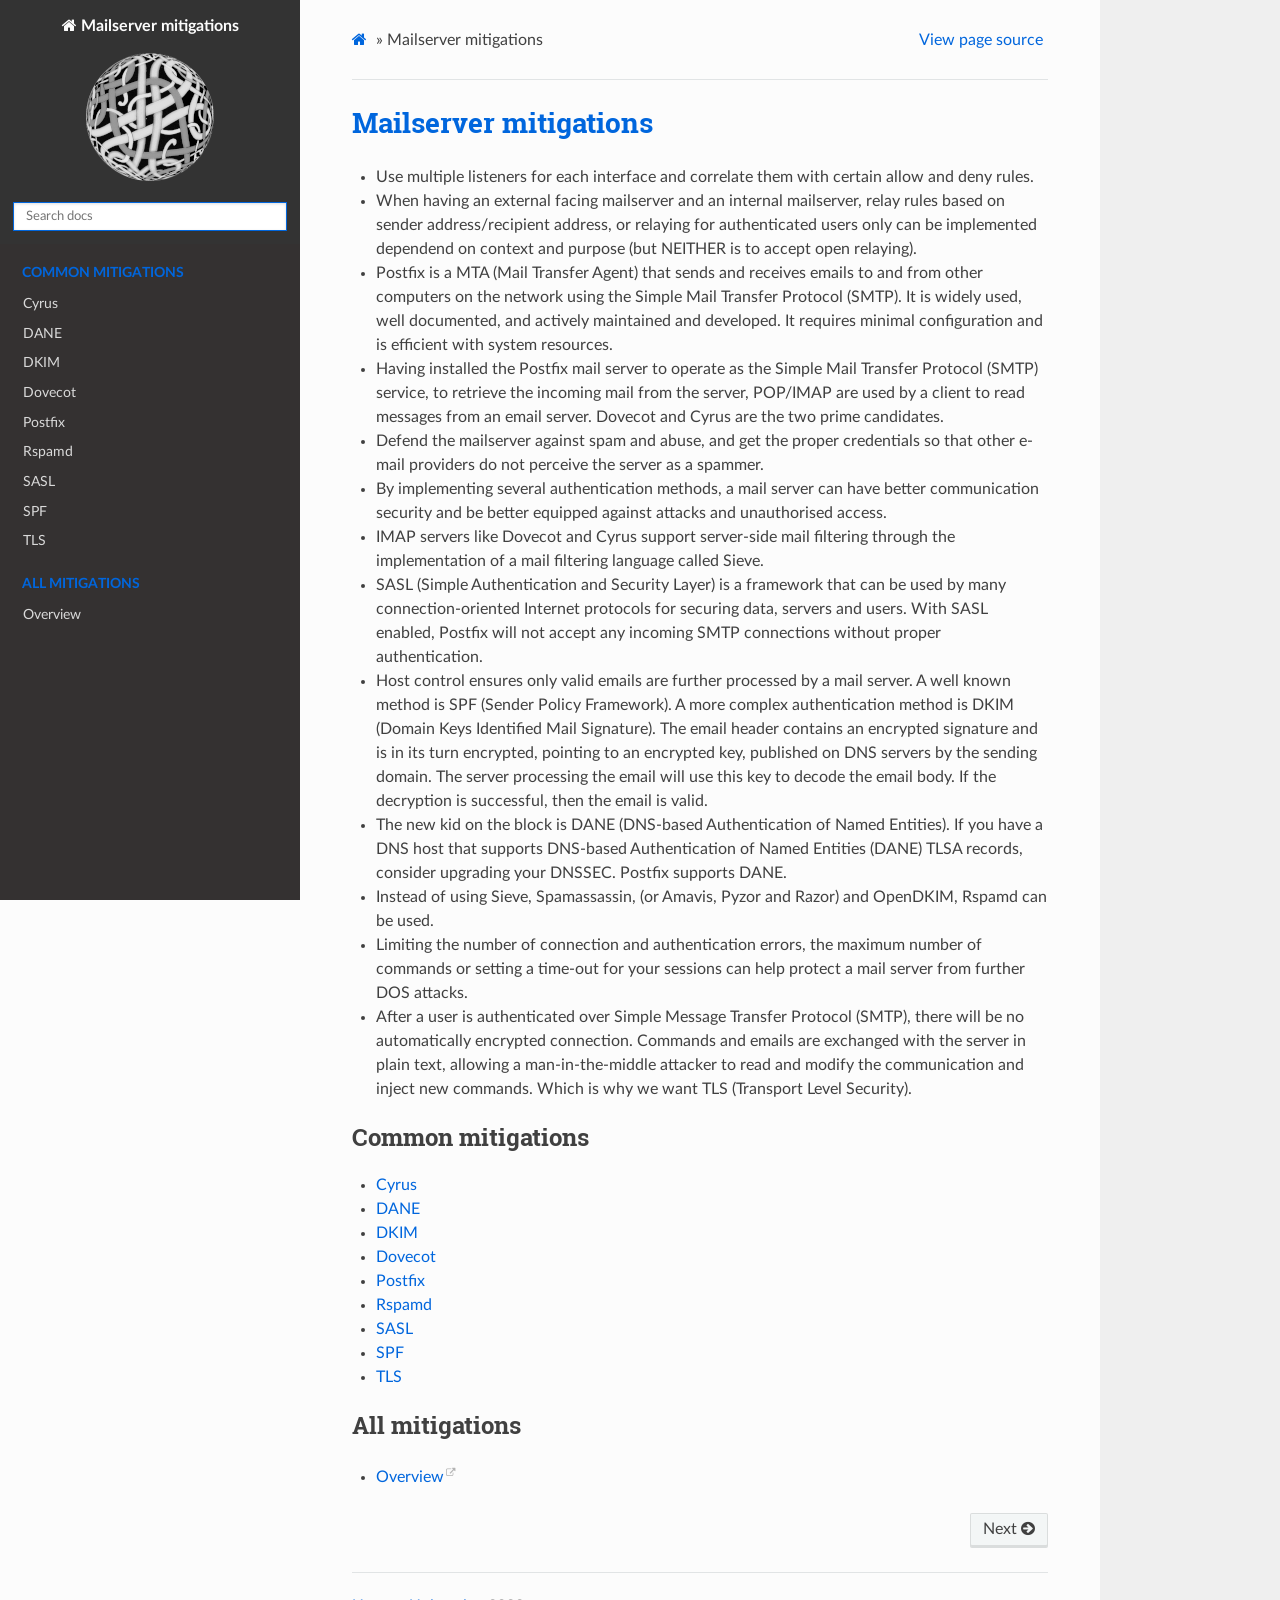
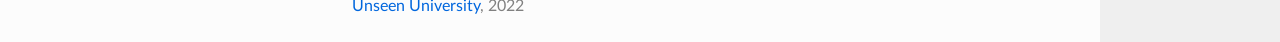
<file: index.html>
<!DOCTYPE html>
<html class="writer-html5" lang="en" >
<head>
  <meta charset="utf-8" /><meta name="generator" content="Docutils 0.17.1: http://docutils.sourceforge.net/" />

  <meta name="viewport" content="width=device-width, initial-scale=1.0" />
  <title>Mailserver mitigations &mdash; Mailserver mitigations</title>
      <link rel="stylesheet" href="_static/pygments.css" type="text/css" />
      <link rel="stylesheet" href="_static/css/theme.css" type="text/css" />
      <link rel="stylesheet" href="_static/css/custom.css" type="text/css" />
    <link rel="shortcut icon" href="_static/favicon.ico"/>
  <!--[if lt IE 9]>
    <script src="_static/js/html5shiv.min.js"></script>
  <![endif]-->
  
        <script data-url_root="./" id="documentation_options" src="_static/documentation_options.js"></script>
        <script src="_static/jquery.js"></script>
        <script src="_static/underscore.js"></script>
        <script src="_static/_sphinx_javascript_frameworks_compat.js"></script>
        <script src="_static/doctools.js"></script>
    <script src="_static/js/theme.js"></script>
    <link rel="index" title="Index" href="genindex.html" />
    <link rel="search" title="Search" href="search.html" />
    <link rel="next" title="Cyrus" href="docs/Cyrus.html" /> 
</head>

<body class="wy-body-for-nav"> 
  <div class="wy-grid-for-nav">
    <nav data-toggle="wy-nav-shift" class="wy-nav-side">
      <div class="wy-side-scroll">
        <div class="wy-side-nav-search" >
            <a href="#" class="icon icon-home"> Mailserver mitigations
            <img src="_static/logo.png" class="logo" alt="Logo"/>
          </a>
<div role="search">
  <form id="rtd-search-form" class="wy-form" action="search.html" method="get">
    <input type="text" name="q" placeholder="Search docs" />
    <input type="hidden" name="check_keywords" value="yes" />
    <input type="hidden" name="area" value="default" />
  </form>
</div>
        </div><div class="wy-menu wy-menu-vertical" data-spy="affix" role="navigation" aria-label="Navigation menu">
              <p class="caption" role="heading"><span class="caption-text">Common mitigations</span></p>
<ul>
<li class="toctree-l1"><a class="reference internal" href="docs/Cyrus.html">Cyrus</a></li>
<li class="toctree-l1"><a class="reference internal" href="docs/DANE.html">DANE</a></li>
<li class="toctree-l1"><a class="reference internal" href="docs/DKIM.html">DKIM</a></li>
<li class="toctree-l1"><a class="reference internal" href="docs/Dovecot.html">Dovecot</a></li>
<li class="toctree-l1"><a class="reference internal" href="docs/Postfix.html">Postfix</a></li>
<li class="toctree-l1"><a class="reference internal" href="docs/Rspamd.html">Rspamd</a></li>
<li class="toctree-l1"><a class="reference internal" href="docs/SASL.html">SASL</a></li>
<li class="toctree-l1"><a class="reference internal" href="docs/SPF.html">SPF</a></li>
<li class="toctree-l1"><a class="reference internal" href="docs/TLS.html">TLS</a></li>
</ul>
<p class="caption" role="heading"><span class="caption-text">All mitigations</span></p>
<ul>
<li class="toctree-l1"><a class="reference external" href="https://tymyrddin.github.io/mitigations/">Overview</a></li>
</ul>

        </div>
      </div>
    </nav>

    <section data-toggle="wy-nav-shift" class="wy-nav-content-wrap"><nav class="wy-nav-top" aria-label="Mobile navigation menu" >
          <i data-toggle="wy-nav-top" class="fa fa-bars"></i>
          <a href="#">Mailserver mitigations</a>
      </nav>

      <div class="wy-nav-content">
        <div class="rst-content style-external-links">
          <div role="navigation" aria-label="Page navigation">
  <ul class="wy-breadcrumbs">
      <li><a href="#" class="icon icon-home"></a> &raquo;</li>
      <li>Mailserver mitigations</li>
      <li class="wy-breadcrumbs-aside">
            <a href="_sources/index.rst.txt" rel="nofollow"> View page source</a>
      </li>
  </ul>
  <hr/>
</div>
          <div role="main" class="document" itemscope="itemscope" itemtype="http://schema.org/Article">
           <div itemprop="articleBody">
             
  <section id="mailserver-mitigations">
<h1>Mailserver mitigations<a class="headerlink" href="#mailserver-mitigations" title="Permalink to this heading"></a></h1>
<ul class="simple">
<li><p>Use multiple listeners for each interface and correlate them with certain allow and deny rules.</p></li>
<li><p>When having an external facing mailserver and an internal mailserver, relay rules based on sender address/recipient address, or relaying for authenticated users only can be implemented dependend on context and purpose (but NEITHER is to accept open relaying).</p></li>
<li><p>Postfix is a MTA (Mail Transfer Agent) that sends and receives emails to and from other computers on the network using the Simple Mail Transfer Protocol (SMTP). It is widely used, well documented, and actively maintained and developed. It requires minimal configuration and is efficient with system resources.</p></li>
<li><p>Having installed the Postfix mail server to operate as the Simple Mail Transfer Protocol (SMTP) service, to retrieve the incoming mail from the server, POP/IMAP are used by a client to read messages from an email server. Dovecot and Cyrus are the two prime candidates.</p></li>
<li><p>Defend the mailserver against spam and abuse, and get the proper credentials so that other e-mail providers do not perceive the server as a spammer.</p></li>
<li><p>By implementing several authentication methods, a mail server can have better communication security and be better equipped against attacks and unauthorised access.</p></li>
<li><p>IMAP servers like Dovecot and Cyrus support server-side mail filtering through the implementation of a mail filtering language called Sieve.</p></li>
<li><p>SASL (Simple Authentication and Security Layer) is a framework that can be used by many connection-oriented Internet protocols for securing data, servers and users. With SASL enabled, Postfix will not accept any incoming SMTP connections without proper authentication.</p></li>
<li><p>Host control ensures only valid emails are further processed by a mail server. A well known method is SPF (Sender Policy Framework). A more complex authentication method is DKIM (Domain Keys Identified Mail Signature). The email header contains an encrypted signature and is in its turn encrypted, pointing to an encrypted key, published on DNS servers by the sending domain. The server processing the email will use this key to decode the email body. If the decryption is successful, then the email is valid.</p></li>
<li><p>The new kid on the block is DANE (DNS-based Authentication of Named Entities). If you have a DNS host that supports DNS-based Authentication of Named Entities (DANE) TLSA records, consider upgrading your DNSSEC. Postfix supports DANE.</p></li>
<li><p>Instead of using Sieve, Spamassassin, (or Amavis, Pyzor and Razor) and OpenDKIM, Rspamd can be used.</p></li>
<li><p>Limiting the number of connection and authentication errors, the maximum number of commands or setting a time-out for your sessions can help protect a mail server from further DOS attacks.</p></li>
<li><p>After a user is authenticated over Simple Message Transfer Protocol (SMTP), there will be no automatically encrypted connection. Commands and emails are exchanged with the server in plain text, allowing a man-in-the-middle attacker to read and modify the communication and inject new commands. Which is why we want TLS (Transport Level Security).</p></li>
</ul>
<div class="toctree-wrapper compound">
<p class="caption" role="heading"><span class="caption-text">Common mitigations</span></p>
<ul>
<li class="toctree-l1"><a class="reference internal" href="docs/Cyrus.html">Cyrus</a></li>
<li class="toctree-l1"><a class="reference internal" href="docs/DANE.html">DANE</a></li>
<li class="toctree-l1"><a class="reference internal" href="docs/DKIM.html">DKIM</a></li>
<li class="toctree-l1"><a class="reference internal" href="docs/Dovecot.html">Dovecot</a></li>
<li class="toctree-l1"><a class="reference internal" href="docs/Postfix.html">Postfix</a></li>
<li class="toctree-l1"><a class="reference internal" href="docs/Rspamd.html">Rspamd</a></li>
<li class="toctree-l1"><a class="reference internal" href="docs/SASL.html">SASL</a></li>
<li class="toctree-l1"><a class="reference internal" href="docs/SPF.html">SPF</a></li>
<li class="toctree-l1"><a class="reference internal" href="docs/TLS.html">TLS</a></li>
</ul>
</div>
<div class="toctree-wrapper compound">
<p class="caption" role="heading"><span class="caption-text">All mitigations</span></p>
<ul>
<li class="toctree-l1"><a class="reference external" href="https://tymyrddin.github.io/mitigations/">Overview</a></li>
</ul>
</div>
</section>


           </div>
          </div>
          <footer><div class="rst-footer-buttons" role="navigation" aria-label="Footer">
        <a href="docs/Cyrus.html" class="btn btn-neutral float-right" title="Cyrus" accesskey="n" rel="next">Next <span class="fa fa-arrow-circle-right" aria-hidden="true"></span></a>
    </div>

  <hr/>

  <div role="contentinfo">
        <a href="https://unseen-uni.netlify.app/">Unseen University</a>, 2022

  </div>

   

</footer>
        </div>
      </div>
    </section>
  </div>
  <script>
      jQuery(function () {
          SphinxRtdTheme.Navigation.enable(false);
      });
  </script> 

</body>
</html>
</file>
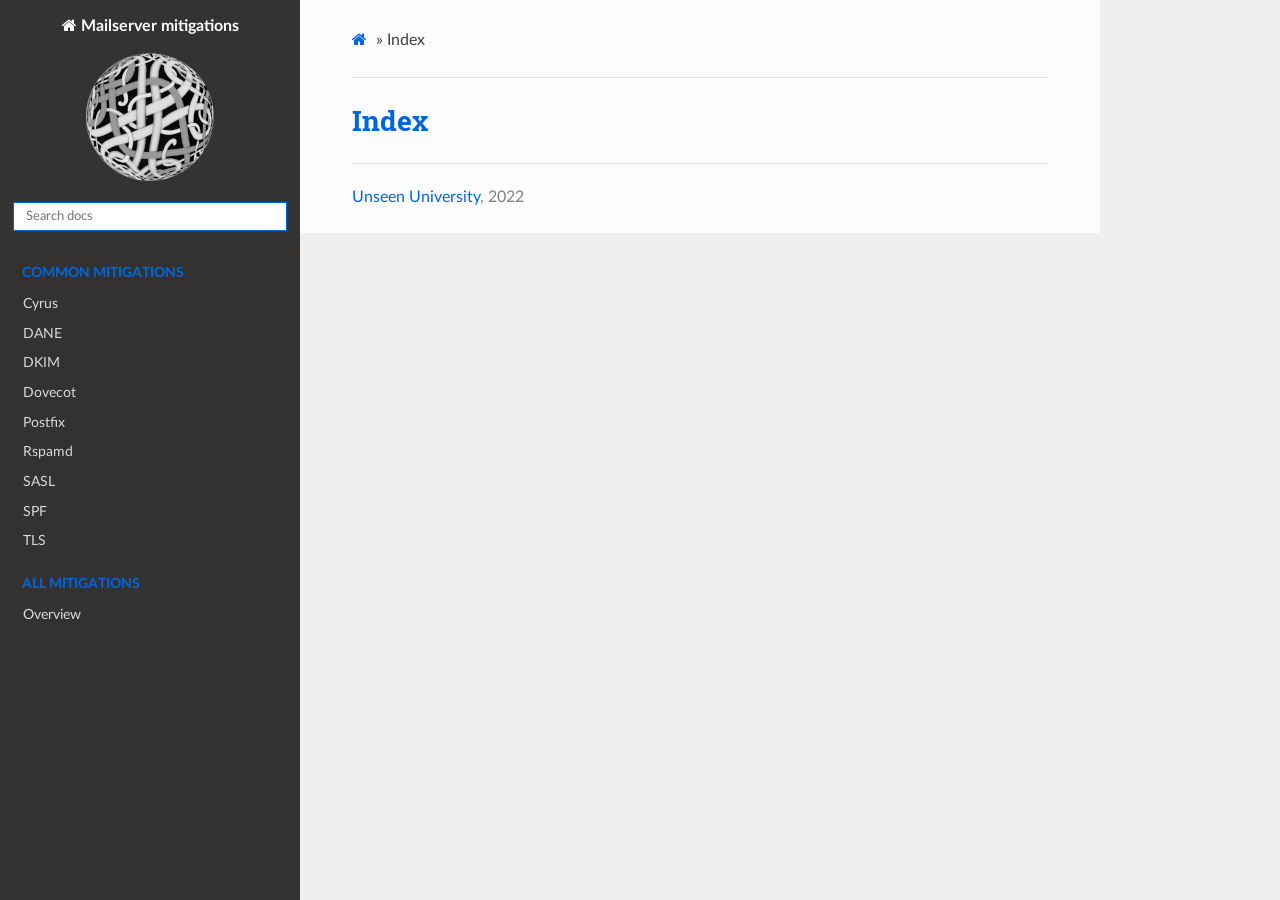
<file: genindex.html>
<!DOCTYPE html>
<html class="writer-html5" lang="en" >
<head>
  <meta charset="utf-8" />
  <meta name="viewport" content="width=device-width, initial-scale=1.0" />
  <title>Index &mdash; Mailserver mitigations</title>
      <link rel="stylesheet" href="_static/pygments.css" type="text/css" />
      <link rel="stylesheet" href="_static/css/theme.css" type="text/css" />
      <link rel="stylesheet" href="_static/css/custom.css" type="text/css" />
    <link rel="shortcut icon" href="_static/favicon.ico"/>
  <!--[if lt IE 9]>
    <script src="_static/js/html5shiv.min.js"></script>
  <![endif]-->
  
        <script data-url_root="./" id="documentation_options" src="_static/documentation_options.js"></script>
        <script src="_static/jquery.js"></script>
        <script src="_static/underscore.js"></script>
        <script src="_static/_sphinx_javascript_frameworks_compat.js"></script>
        <script src="_static/doctools.js"></script>
    <script src="_static/js/theme.js"></script>
    <link rel="index" title="Index" href="#" />
    <link rel="search" title="Search" href="search.html" /> 
</head>

<body class="wy-body-for-nav"> 
  <div class="wy-grid-for-nav">
    <nav data-toggle="wy-nav-shift" class="wy-nav-side">
      <div class="wy-side-scroll">
        <div class="wy-side-nav-search" >
            <a href="index.html" class="icon icon-home"> Mailserver mitigations
            <img src="_static/logo.png" class="logo" alt="Logo"/>
          </a>
<div role="search">
  <form id="rtd-search-form" class="wy-form" action="search.html" method="get">
    <input type="text" name="q" placeholder="Search docs" />
    <input type="hidden" name="check_keywords" value="yes" />
    <input type="hidden" name="area" value="default" />
  </form>
</div>
        </div><div class="wy-menu wy-menu-vertical" data-spy="affix" role="navigation" aria-label="Navigation menu">
              <p class="caption" role="heading"><span class="caption-text">Common mitigations</span></p>
<ul>
<li class="toctree-l1"><a class="reference internal" href="docs/Cyrus.html">Cyrus</a></li>
<li class="toctree-l1"><a class="reference internal" href="docs/DANE.html">DANE</a></li>
<li class="toctree-l1"><a class="reference internal" href="docs/DKIM.html">DKIM</a></li>
<li class="toctree-l1"><a class="reference internal" href="docs/Dovecot.html">Dovecot</a></li>
<li class="toctree-l1"><a class="reference internal" href="docs/Postfix.html">Postfix</a></li>
<li class="toctree-l1"><a class="reference internal" href="docs/Rspamd.html">Rspamd</a></li>
<li class="toctree-l1"><a class="reference internal" href="docs/SASL.html">SASL</a></li>
<li class="toctree-l1"><a class="reference internal" href="docs/SPF.html">SPF</a></li>
<li class="toctree-l1"><a class="reference internal" href="docs/TLS.html">TLS</a></li>
</ul>
<p class="caption" role="heading"><span class="caption-text">All mitigations</span></p>
<ul>
<li class="toctree-l1"><a class="reference external" href="https://tymyrddin.github.io/mitigations/">Overview</a></li>
</ul>

        </div>
      </div>
    </nav>

    <section data-toggle="wy-nav-shift" class="wy-nav-content-wrap"><nav class="wy-nav-top" aria-label="Mobile navigation menu" >
          <i data-toggle="wy-nav-top" class="fa fa-bars"></i>
          <a href="index.html">Mailserver mitigations</a>
      </nav>

      <div class="wy-nav-content">
        <div class="rst-content style-external-links">
          <div role="navigation" aria-label="Page navigation">
  <ul class="wy-breadcrumbs">
      <li><a href="index.html" class="icon icon-home"></a> &raquo;</li>
      <li>Index</li>
      <li class="wy-breadcrumbs-aside">
      </li>
  </ul>
  <hr/>
</div>
          <div role="main" class="document" itemscope="itemscope" itemtype="http://schema.org/Article">
           <div itemprop="articleBody">
             

<h1 id="index">Index</h1>

<div class="genindex-jumpbox">
 
</div>


           </div>
          </div>
          <footer>

  <hr/>

  <div role="contentinfo">
        <a href="https://unseen-uni.netlify.app/">Unseen University</a>, 2022

  </div>

   

</footer>
        </div>
      </div>
    </section>
  </div>
  <script>
      jQuery(function () {
          SphinxRtdTheme.Navigation.enable(false);
      });
  </script> 

</body>
</html>
</file>
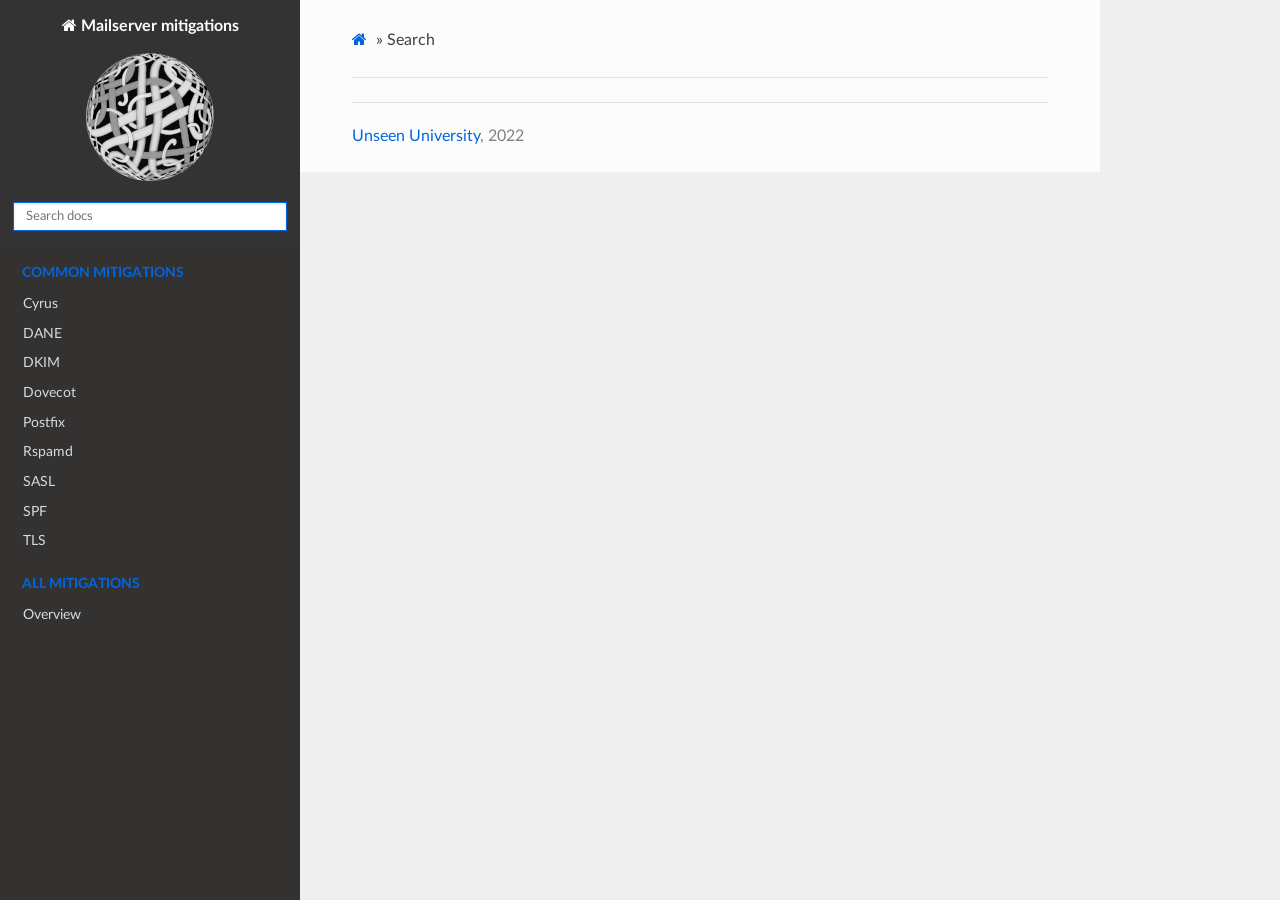
<file: search.html>
<!DOCTYPE html>
<html class="writer-html5" lang="en" >
<head>
  <meta charset="utf-8" />
  <meta name="viewport" content="width=device-width, initial-scale=1.0" />
  <title>Search &mdash; Mailserver mitigations</title>
      <link rel="stylesheet" href="_static/pygments.css" type="text/css" />
      <link rel="stylesheet" href="_static/css/theme.css" type="text/css" />
      <link rel="stylesheet" href="_static/css/custom.css" type="text/css" />
    <link rel="shortcut icon" href="_static/favicon.ico"/>
    
  <!--[if lt IE 9]>
    <script src="_static/js/html5shiv.min.js"></script>
  <![endif]-->
  
        <script data-url_root="./" id="documentation_options" src="_static/documentation_options.js"></script>
        <script src="_static/jquery.js"></script>
        <script src="_static/underscore.js"></script>
        <script src="_static/_sphinx_javascript_frameworks_compat.js"></script>
        <script src="_static/doctools.js"></script>
    <script src="_static/js/theme.js"></script>
    <script src="_static/searchtools.js"></script>
    <script src="_static/language_data.js"></script>
    <link rel="index" title="Index" href="genindex.html" />
    <link rel="search" title="Search" href="#" /> 
</head>

<body class="wy-body-for-nav"> 
  <div class="wy-grid-for-nav">
    <nav data-toggle="wy-nav-shift" class="wy-nav-side">
      <div class="wy-side-scroll">
        <div class="wy-side-nav-search" >
            <a href="index.html" class="icon icon-home"> Mailserver mitigations
            <img src="_static/logo.png" class="logo" alt="Logo"/>
          </a>
<div role="search">
  <form id="rtd-search-form" class="wy-form" action="#" method="get">
    <input type="text" name="q" placeholder="Search docs" />
    <input type="hidden" name="check_keywords" value="yes" />
    <input type="hidden" name="area" value="default" />
  </form>
</div>
        </div><div class="wy-menu wy-menu-vertical" data-spy="affix" role="navigation" aria-label="Navigation menu">
              <p class="caption" role="heading"><span class="caption-text">Common mitigations</span></p>
<ul>
<li class="toctree-l1"><a class="reference internal" href="docs/Cyrus.html">Cyrus</a></li>
<li class="toctree-l1"><a class="reference internal" href="docs/DANE.html">DANE</a></li>
<li class="toctree-l1"><a class="reference internal" href="docs/DKIM.html">DKIM</a></li>
<li class="toctree-l1"><a class="reference internal" href="docs/Dovecot.html">Dovecot</a></li>
<li class="toctree-l1"><a class="reference internal" href="docs/Postfix.html">Postfix</a></li>
<li class="toctree-l1"><a class="reference internal" href="docs/Rspamd.html">Rspamd</a></li>
<li class="toctree-l1"><a class="reference internal" href="docs/SASL.html">SASL</a></li>
<li class="toctree-l1"><a class="reference internal" href="docs/SPF.html">SPF</a></li>
<li class="toctree-l1"><a class="reference internal" href="docs/TLS.html">TLS</a></li>
</ul>
<p class="caption" role="heading"><span class="caption-text">All mitigations</span></p>
<ul>
<li class="toctree-l1"><a class="reference external" href="https://tymyrddin.github.io/mitigations/">Overview</a></li>
</ul>

        </div>
      </div>
    </nav>

    <section data-toggle="wy-nav-shift" class="wy-nav-content-wrap"><nav class="wy-nav-top" aria-label="Mobile navigation menu" >
          <i data-toggle="wy-nav-top" class="fa fa-bars"></i>
          <a href="index.html">Mailserver mitigations</a>
      </nav>

      <div class="wy-nav-content">
        <div class="rst-content style-external-links">
          <div role="navigation" aria-label="Page navigation">
  <ul class="wy-breadcrumbs">
      <li><a href="index.html" class="icon icon-home"></a> &raquo;</li>
      <li>Search</li>
      <li class="wy-breadcrumbs-aside">
      </li>
  </ul>
  <hr/>
</div>
          <div role="main" class="document" itemscope="itemscope" itemtype="http://schema.org/Article">
           <div itemprop="articleBody">
             
  <noscript>
  <div id="fallback" class="admonition warning">
    <p class="last">
      Please activate JavaScript to enable the search functionality.
    </p>
  </div>
  </noscript>

  
  <div id="search-results">
  
  </div>

           </div>
          </div>
          <footer>

  <hr/>

  <div role="contentinfo">
        <a href="https://unseen-uni.netlify.app/">Unseen University</a>, 2022

  </div>

   

</footer>
        </div>
      </div>
    </section>
  </div>
  <script>
      jQuery(function () {
          SphinxRtdTheme.Navigation.enable(false);
      });
  </script>
  <script>
    jQuery(function() { Search.loadIndex("searchindex.js"); });
  </script>
  
  <script id="searchindexloader"></script>
   


</body>
</html>
</file>
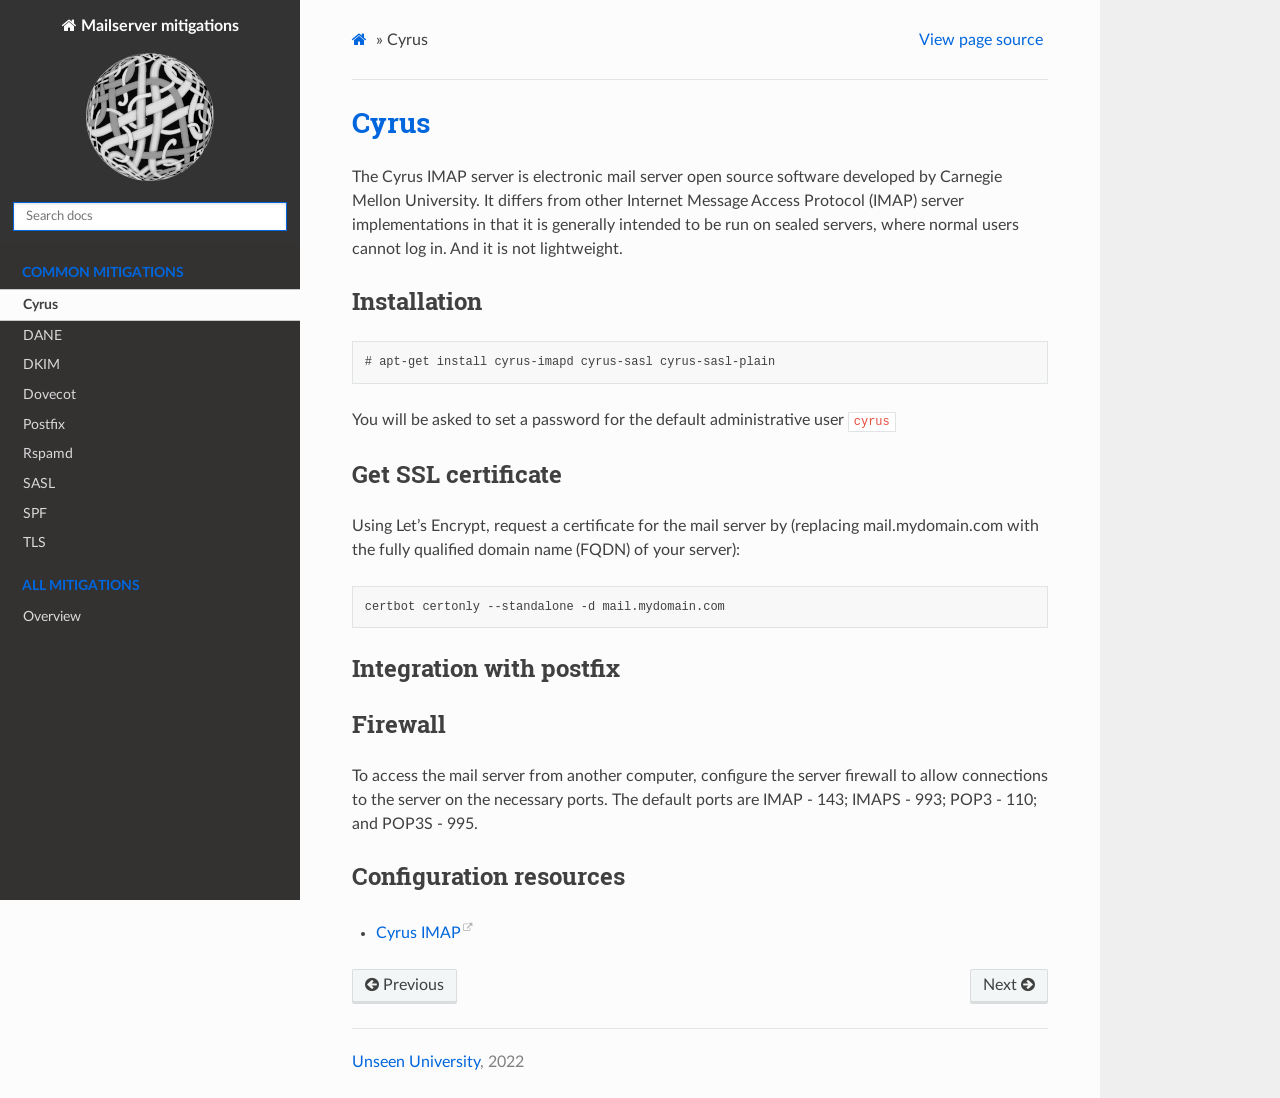
<file: docs/Cyrus.html>
<!DOCTYPE html>
<html class="writer-html5" lang="en" >
<head>
  <meta charset="utf-8" /><meta name="generator" content="Docutils 0.17.1: http://docutils.sourceforge.net/" />

  <meta name="viewport" content="width=device-width, initial-scale=1.0" />
  <title>Cyrus &mdash; Mailserver mitigations</title>
      <link rel="stylesheet" href="../_static/pygments.css" type="text/css" />
      <link rel="stylesheet" href="../_static/css/theme.css" type="text/css" />
      <link rel="stylesheet" href="../_static/css/custom.css" type="text/css" />
    <link rel="shortcut icon" href="../_static/favicon.ico"/>
  <!--[if lt IE 9]>
    <script src="../_static/js/html5shiv.min.js"></script>
  <![endif]-->
  
        <script data-url_root="../" id="documentation_options" src="../_static/documentation_options.js"></script>
        <script src="../_static/jquery.js"></script>
        <script src="../_static/underscore.js"></script>
        <script src="../_static/_sphinx_javascript_frameworks_compat.js"></script>
        <script src="../_static/doctools.js"></script>
    <script src="../_static/js/theme.js"></script>
    <link rel="index" title="Index" href="../genindex.html" />
    <link rel="search" title="Search" href="../search.html" />
    <link rel="next" title="DANE" href="DANE.html" />
    <link rel="prev" title="Mailserver mitigations" href="../index.html" /> 
</head>

<body class="wy-body-for-nav"> 
  <div class="wy-grid-for-nav">
    <nav data-toggle="wy-nav-shift" class="wy-nav-side">
      <div class="wy-side-scroll">
        <div class="wy-side-nav-search" >
            <a href="../index.html" class="icon icon-home"> Mailserver mitigations
            <img src="../_static/logo.png" class="logo" alt="Logo"/>
          </a>
<div role="search">
  <form id="rtd-search-form" class="wy-form" action="../search.html" method="get">
    <input type="text" name="q" placeholder="Search docs" />
    <input type="hidden" name="check_keywords" value="yes" />
    <input type="hidden" name="area" value="default" />
  </form>
</div>
        </div><div class="wy-menu wy-menu-vertical" data-spy="affix" role="navigation" aria-label="Navigation menu">
              <p class="caption" role="heading"><span class="caption-text">Common mitigations</span></p>
<ul class="current">
<li class="toctree-l1 current"><a class="current reference internal" href="#">Cyrus</a></li>
<li class="toctree-l1"><a class="reference internal" href="DANE.html">DANE</a></li>
<li class="toctree-l1"><a class="reference internal" href="DKIM.html">DKIM</a></li>
<li class="toctree-l1"><a class="reference internal" href="Dovecot.html">Dovecot</a></li>
<li class="toctree-l1"><a class="reference internal" href="Postfix.html">Postfix</a></li>
<li class="toctree-l1"><a class="reference internal" href="Rspamd.html">Rspamd</a></li>
<li class="toctree-l1"><a class="reference internal" href="SASL.html">SASL</a></li>
<li class="toctree-l1"><a class="reference internal" href="SPF.html">SPF</a></li>
<li class="toctree-l1"><a class="reference internal" href="TLS.html">TLS</a></li>
</ul>
<p class="caption" role="heading"><span class="caption-text">All mitigations</span></p>
<ul>
<li class="toctree-l1"><a class="reference external" href="https://tymyrddin.github.io/mitigations/">Overview</a></li>
</ul>

        </div>
      </div>
    </nav>

    <section data-toggle="wy-nav-shift" class="wy-nav-content-wrap"><nav class="wy-nav-top" aria-label="Mobile navigation menu" >
          <i data-toggle="wy-nav-top" class="fa fa-bars"></i>
          <a href="../index.html">Mailserver mitigations</a>
      </nav>

      <div class="wy-nav-content">
        <div class="rst-content style-external-links">
          <div role="navigation" aria-label="Page navigation">
  <ul class="wy-breadcrumbs">
      <li><a href="../index.html" class="icon icon-home"></a> &raquo;</li>
      <li>Cyrus</li>
      <li class="wy-breadcrumbs-aside">
            <a href="../_sources/docs/Cyrus.md.txt" rel="nofollow"> View page source</a>
      </li>
  </ul>
  <hr/>
</div>
          <div role="main" class="document" itemscope="itemscope" itemtype="http://schema.org/Article">
           <div itemprop="articleBody">
             
  <section id="cyrus">
<h1>Cyrus<a class="headerlink" href="#cyrus" title="Permalink to this heading"></a></h1>
<p>The Cyrus IMAP server is electronic mail server open source software developed by Carnegie Mellon University. It differs from other Internet Message Access Protocol (IMAP) server implementations in that it is generally intended to be run on sealed servers, where normal users cannot log in. And it is not lightweight.</p>
<section id="installation">
<h2>Installation<a class="headerlink" href="#installation" title="Permalink to this heading"></a></h2>
<div class="highlight-none notranslate"><div class="highlight"><pre><span></span># apt-get install cyrus-imapd cyrus-sasl cyrus-sasl-plain
</pre></div>
</div>
<p>You will be asked to set a password for the default administrative user <code class="docutils literal notranslate"><span class="pre">cyrus</span></code></p>
</section>
<section id="get-ssl-certificate">
<h2>Get SSL certificate<a class="headerlink" href="#get-ssl-certificate" title="Permalink to this heading"></a></h2>
<p>Using Let’s Encrypt, request a certificate for the mail server by (replacing mail.mydomain.com with the fully qualified domain name (FQDN) of your server):</p>
<div class="highlight-none notranslate"><div class="highlight"><pre><span></span>certbot certonly --standalone -d mail.mydomain.com
</pre></div>
</div>
</section>
<section id="integration-with-postfix">
<h2>Integration with postfix<a class="headerlink" href="#integration-with-postfix" title="Permalink to this heading"></a></h2>
</section>
<section id="firewall">
<h2>Firewall<a class="headerlink" href="#firewall" title="Permalink to this heading"></a></h2>
<p>To access the mail server from another computer, configure the server firewall to allow connections to the server on the necessary ports. The default ports are IMAP - 143; IMAPS - 993; POP3 - 110; and POP3S - 995.</p>
</section>
<section id="configuration-resources">
<h2>Configuration resources<a class="headerlink" href="#configuration-resources" title="Permalink to this heading"></a></h2>
<ul class="simple">
<li><p><a class="reference external" href="https://www.cyrusimap.org/index.html">Cyrus IMAP</a></p></li>
</ul>
</section>
</section>


           </div>
          </div>
          <footer><div class="rst-footer-buttons" role="navigation" aria-label="Footer">
        <a href="../index.html" class="btn btn-neutral float-left" title="Mailserver mitigations" accesskey="p" rel="prev"><span class="fa fa-arrow-circle-left" aria-hidden="true"></span> Previous</a>
        <a href="DANE.html" class="btn btn-neutral float-right" title="DANE" accesskey="n" rel="next">Next <span class="fa fa-arrow-circle-right" aria-hidden="true"></span></a>
    </div>

  <hr/>

  <div role="contentinfo">
        <a href="https://unseen-uni.netlify.app/">Unseen University</a>, 2022

  </div>

   

</footer>
        </div>
      </div>
    </section>
  </div>
  <script>
      jQuery(function () {
          SphinxRtdTheme.Navigation.enable(false);
      });
  </script> 

</body>
</html>
</file>
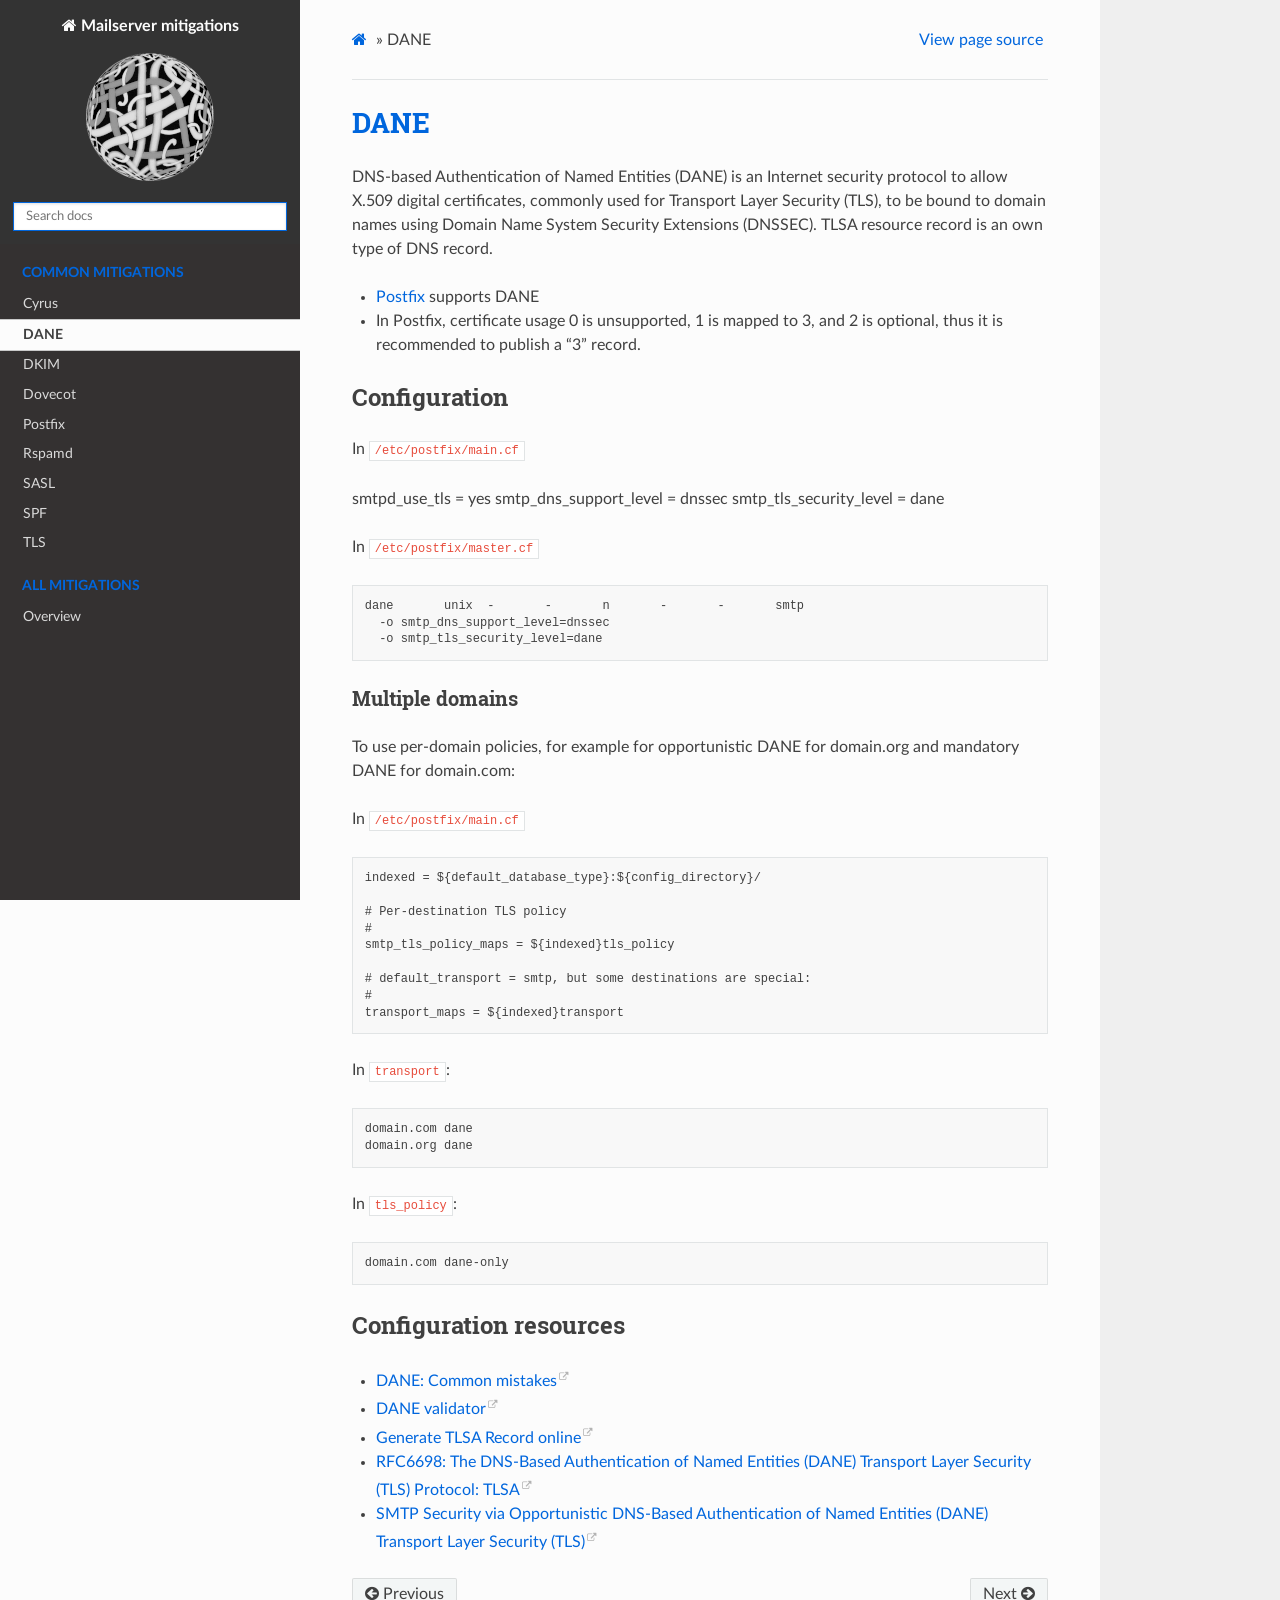
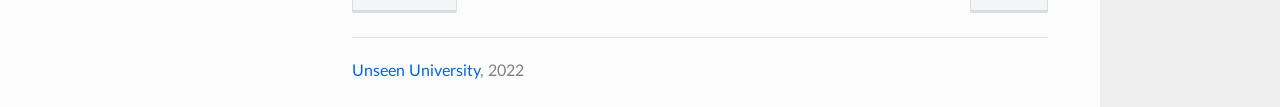
<file: docs/DANE.html>
<!DOCTYPE html>
<html class="writer-html5" lang="en" >
<head>
  <meta charset="utf-8" /><meta name="generator" content="Docutils 0.17.1: http://docutils.sourceforge.net/" />

  <meta name="viewport" content="width=device-width, initial-scale=1.0" />
  <title>DANE &mdash; Mailserver mitigations</title>
      <link rel="stylesheet" href="../_static/pygments.css" type="text/css" />
      <link rel="stylesheet" href="../_static/css/theme.css" type="text/css" />
      <link rel="stylesheet" href="../_static/css/custom.css" type="text/css" />
    <link rel="shortcut icon" href="../_static/favicon.ico"/>
  <!--[if lt IE 9]>
    <script src="../_static/js/html5shiv.min.js"></script>
  <![endif]-->
  
        <script data-url_root="../" id="documentation_options" src="../_static/documentation_options.js"></script>
        <script src="../_static/jquery.js"></script>
        <script src="../_static/underscore.js"></script>
        <script src="../_static/_sphinx_javascript_frameworks_compat.js"></script>
        <script src="../_static/doctools.js"></script>
    <script src="../_static/js/theme.js"></script>
    <link rel="index" title="Index" href="../genindex.html" />
    <link rel="search" title="Search" href="../search.html" />
    <link rel="next" title="DKIM" href="DKIM.html" />
    <link rel="prev" title="Cyrus" href="Cyrus.html" /> 
</head>

<body class="wy-body-for-nav"> 
  <div class="wy-grid-for-nav">
    <nav data-toggle="wy-nav-shift" class="wy-nav-side">
      <div class="wy-side-scroll">
        <div class="wy-side-nav-search" >
            <a href="../index.html" class="icon icon-home"> Mailserver mitigations
            <img src="../_static/logo.png" class="logo" alt="Logo"/>
          </a>
<div role="search">
  <form id="rtd-search-form" class="wy-form" action="../search.html" method="get">
    <input type="text" name="q" placeholder="Search docs" />
    <input type="hidden" name="check_keywords" value="yes" />
    <input type="hidden" name="area" value="default" />
  </form>
</div>
        </div><div class="wy-menu wy-menu-vertical" data-spy="affix" role="navigation" aria-label="Navigation menu">
              <p class="caption" role="heading"><span class="caption-text">Common mitigations</span></p>
<ul class="current">
<li class="toctree-l1"><a class="reference internal" href="Cyrus.html">Cyrus</a></li>
<li class="toctree-l1 current"><a class="current reference internal" href="#">DANE</a></li>
<li class="toctree-l1"><a class="reference internal" href="DKIM.html">DKIM</a></li>
<li class="toctree-l1"><a class="reference internal" href="Dovecot.html">Dovecot</a></li>
<li class="toctree-l1"><a class="reference internal" href="Postfix.html">Postfix</a></li>
<li class="toctree-l1"><a class="reference internal" href="Rspamd.html">Rspamd</a></li>
<li class="toctree-l1"><a class="reference internal" href="SASL.html">SASL</a></li>
<li class="toctree-l1"><a class="reference internal" href="SPF.html">SPF</a></li>
<li class="toctree-l1"><a class="reference internal" href="TLS.html">TLS</a></li>
</ul>
<p class="caption" role="heading"><span class="caption-text">All mitigations</span></p>
<ul>
<li class="toctree-l1"><a class="reference external" href="https://tymyrddin.github.io/mitigations/">Overview</a></li>
</ul>

        </div>
      </div>
    </nav>

    <section data-toggle="wy-nav-shift" class="wy-nav-content-wrap"><nav class="wy-nav-top" aria-label="Mobile navigation menu" >
          <i data-toggle="wy-nav-top" class="fa fa-bars"></i>
          <a href="../index.html">Mailserver mitigations</a>
      </nav>

      <div class="wy-nav-content">
        <div class="rst-content style-external-links">
          <div role="navigation" aria-label="Page navigation">
  <ul class="wy-breadcrumbs">
      <li><a href="../index.html" class="icon icon-home"></a> &raquo;</li>
      <li>DANE</li>
      <li class="wy-breadcrumbs-aside">
            <a href="../_sources/docs/DANE.md.txt" rel="nofollow"> View page source</a>
      </li>
  </ul>
  <hr/>
</div>
          <div role="main" class="document" itemscope="itemscope" itemtype="http://schema.org/Article">
           <div itemprop="articleBody">
             
  <section id="dane">
<h1>DANE<a class="headerlink" href="#dane" title="Permalink to this heading"></a></h1>
<p>DNS-based Authentication of Named Entities (DANE) is an Internet security protocol to allow X.509 digital certificates, commonly used for Transport Layer Security (TLS), to be bound to domain names using Domain Name System Security Extensions (DNSSEC). TLSA resource record is an own type of DNS record.</p>
<ul class="simple">
<li><p><a class="reference internal" href="Postfix.html"><span class="doc std std-doc">Postfix</span></a> supports DANE</p></li>
<li><p>In Postfix, certificate usage 0 is unsupported, 1 is mapped to 3, and 2 is optional, thus it is recommended to publish a “3” record.</p></li>
</ul>
<section id="configuration">
<h2>Configuration<a class="headerlink" href="#configuration" title="Permalink to this heading"></a></h2>
<p>In <code class="docutils literal notranslate"><span class="pre">/etc/postfix/main.cf</span></code></p>
<p>smtpd_use_tls = yes
smtp_dns_support_level = dnssec
smtp_tls_security_level = dane</p>
<p>In <code class="docutils literal notranslate"><span class="pre">/etc/postfix/master.cf</span></code></p>
<div class="highlight-none notranslate"><div class="highlight"><pre><span></span>dane       unix  -       -       n       -       -       smtp
  -o smtp_dns_support_level=dnssec
  -o smtp_tls_security_level=dane
</pre></div>
</div>
<section id="multiple-domains">
<h3>Multiple domains<a class="headerlink" href="#multiple-domains" title="Permalink to this heading"></a></h3>
<p>To use per-domain policies, for example for opportunistic DANE for domain.org and mandatory DANE for domain.com:</p>
<p>In <code class="docutils literal notranslate"><span class="pre">/etc/postfix/main.cf</span></code></p>
<div class="highlight-none notranslate"><div class="highlight"><pre><span></span>indexed = ${default_database_type}:${config_directory}/

# Per-destination TLS policy
#
smtp_tls_policy_maps = ${indexed}tls_policy

# default_transport = smtp, but some destinations are special:
#
transport_maps = ${indexed}transport
</pre></div>
</div>
<p>In <code class="docutils literal notranslate"><span class="pre">transport</span></code>:</p>
<div class="highlight-none notranslate"><div class="highlight"><pre><span></span>domain.com dane
domain.org dane
</pre></div>
</div>
<p>In <code class="docutils literal notranslate"><span class="pre">tls_policy</span></code>:</p>
<div class="highlight-none notranslate"><div class="highlight"><pre><span></span>domain.com dane-only
</pre></div>
</div>
</section>
</section>
<section id="configuration-resources">
<h2>Configuration resources<a class="headerlink" href="#configuration-resources" title="Permalink to this heading"></a></h2>
<ul class="simple">
<li><p><a class="reference external" href="https://dane.sys4.de/common_mistakes">DANE: Common mistakes</a></p></li>
<li><p><a class="reference external" href="https://danetools.com/dane">DANE validator</a></p></li>
<li><p><a class="reference external" href="https://www.huque.com/bin/gen_tlsa">Generate TLSA Record online</a></p></li>
<li><p><a class="reference external" href="https://tools.ietf.org/html/rfc6698">RFC6698: The DNS-Based Authentication of Named Entities (DANE) Transport Layer Security (TLS) Protocol: TLSA</a></p></li>
<li><p><a class="reference external" href="https://tools.ietf.org/html/rfc7672">SMTP Security via Opportunistic DNS-Based Authentication of Named Entities (DANE) Transport Layer Security (TLS)</a></p></li>
</ul>
</section>
</section>


           </div>
          </div>
          <footer><div class="rst-footer-buttons" role="navigation" aria-label="Footer">
        <a href="Cyrus.html" class="btn btn-neutral float-left" title="Cyrus" accesskey="p" rel="prev"><span class="fa fa-arrow-circle-left" aria-hidden="true"></span> Previous</a>
        <a href="DKIM.html" class="btn btn-neutral float-right" title="DKIM" accesskey="n" rel="next">Next <span class="fa fa-arrow-circle-right" aria-hidden="true"></span></a>
    </div>

  <hr/>

  <div role="contentinfo">
        <a href="https://unseen-uni.netlify.app/">Unseen University</a>, 2022

  </div>

   

</footer>
        </div>
      </div>
    </section>
  </div>
  <script>
      jQuery(function () {
          SphinxRtdTheme.Navigation.enable(false);
      });
  </script> 

</body>
</html>
</file>
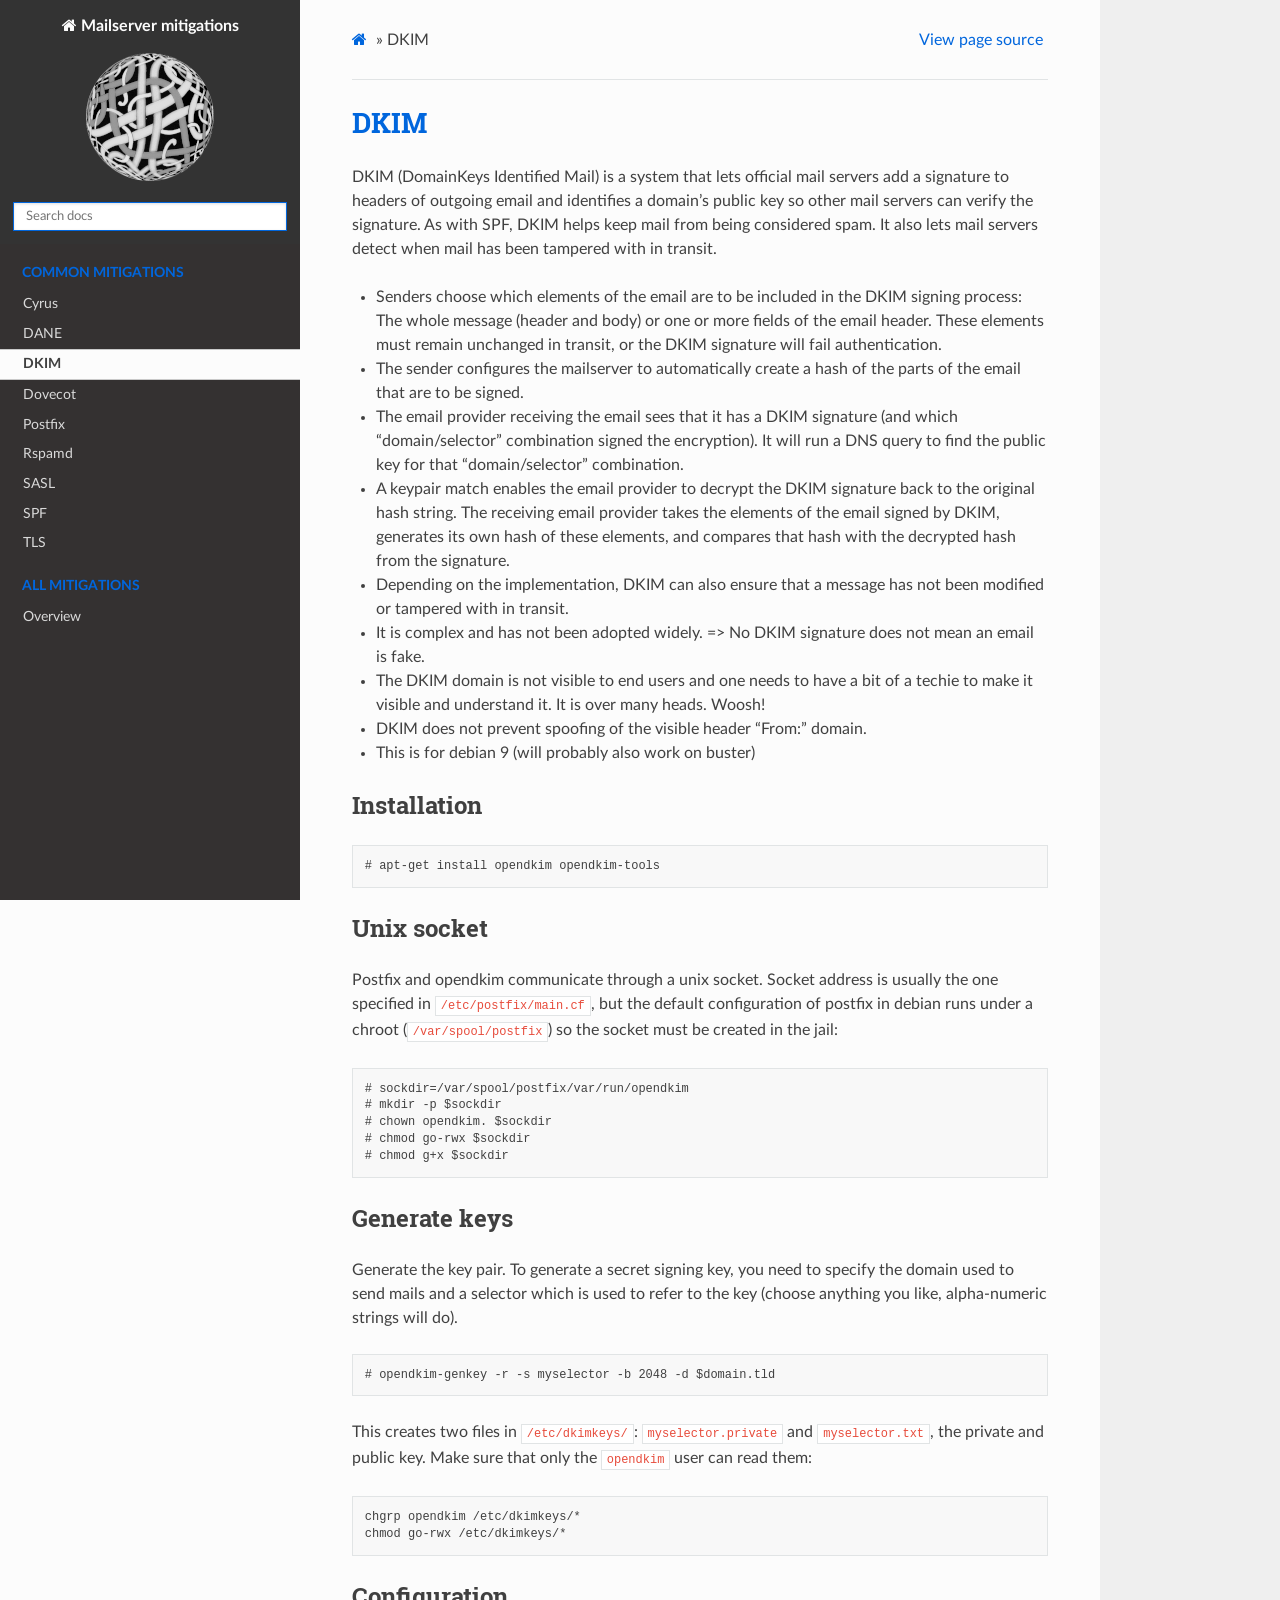
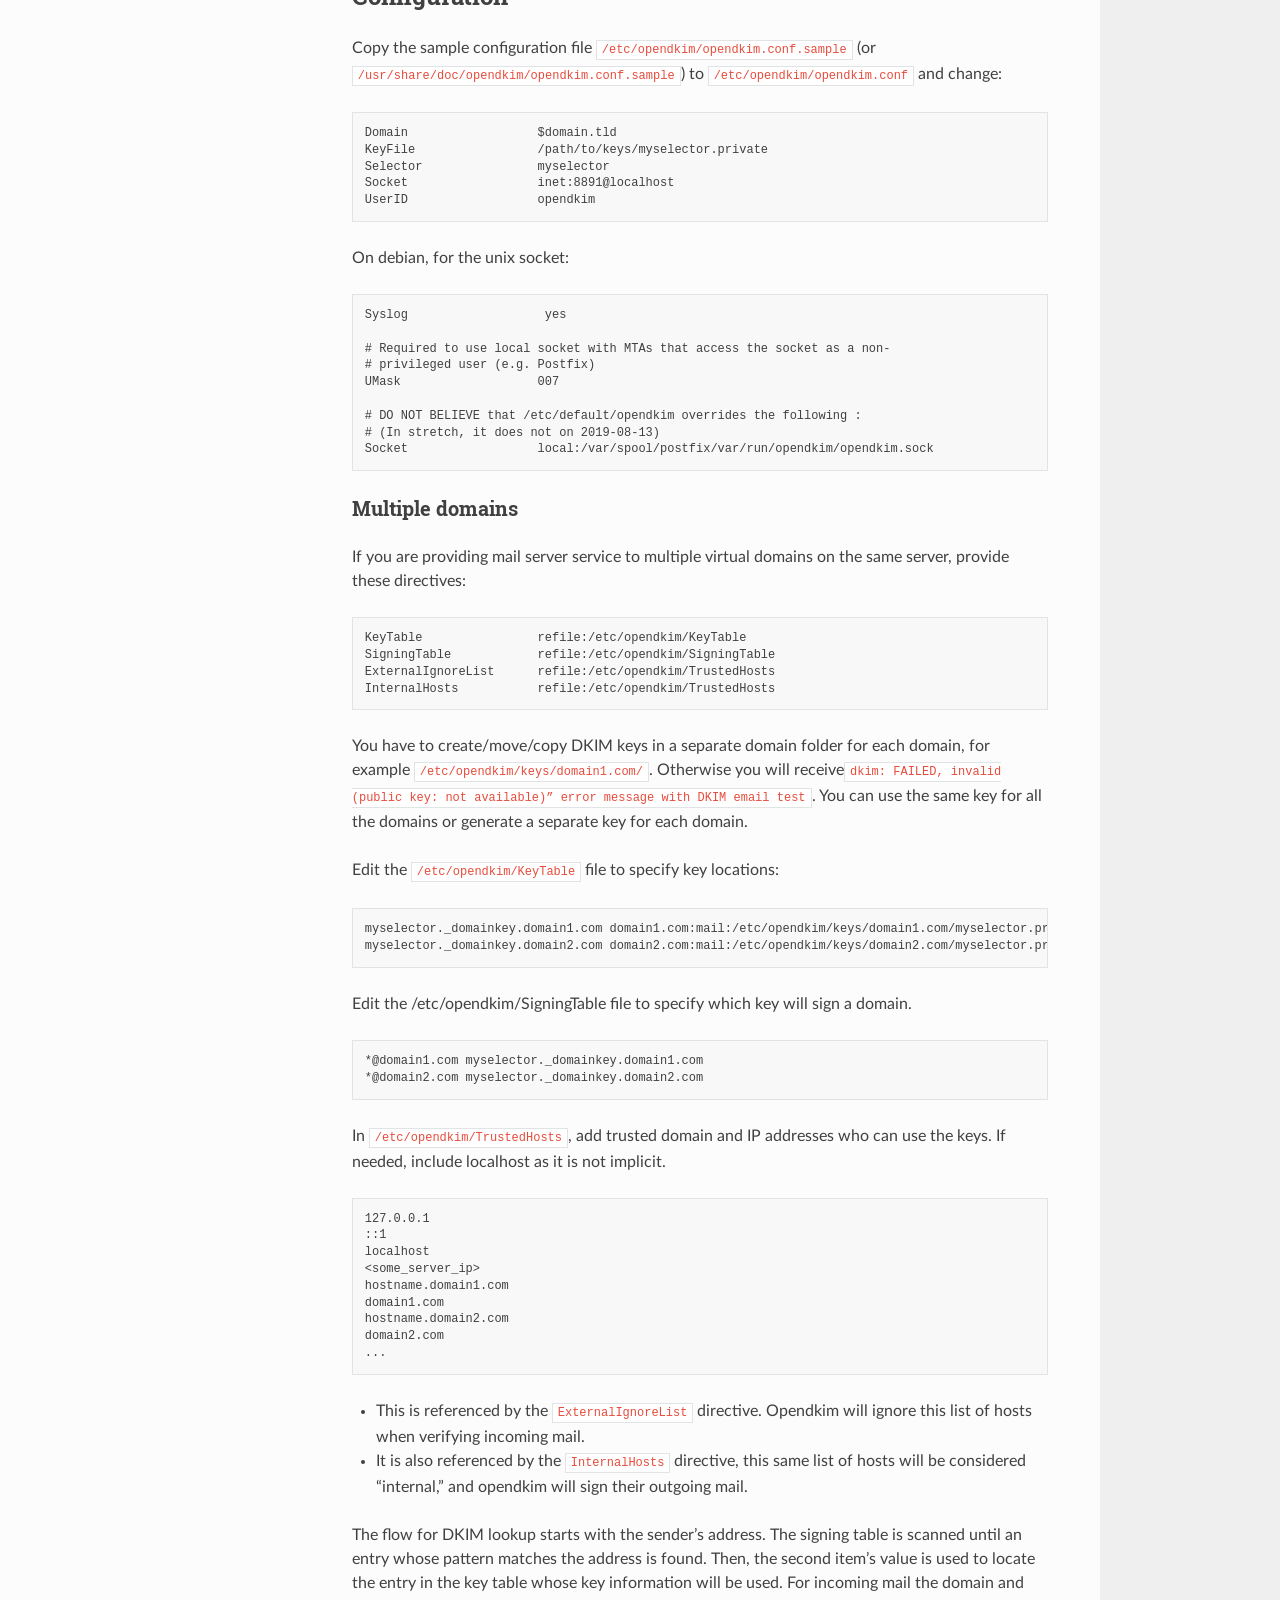
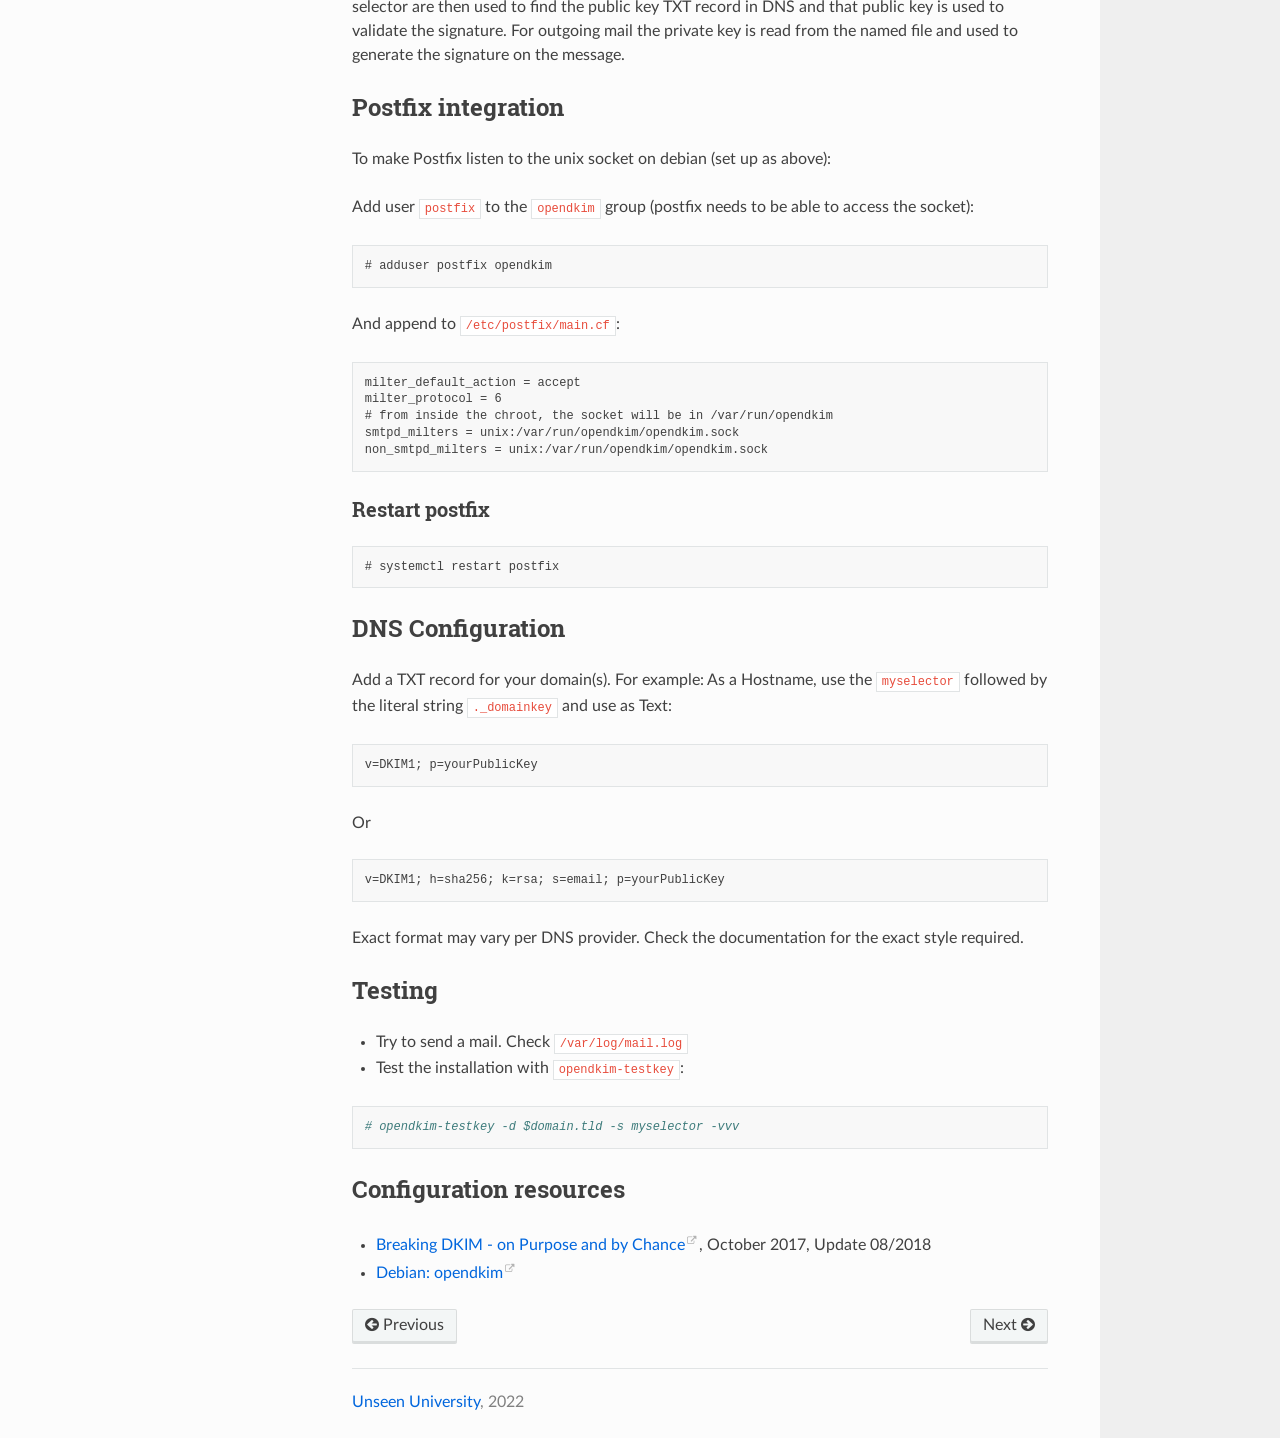
<file: docs/DKIM.html>
<!DOCTYPE html>
<html class="writer-html5" lang="en" >
<head>
  <meta charset="utf-8" /><meta name="generator" content="Docutils 0.17.1: http://docutils.sourceforge.net/" />

  <meta name="viewport" content="width=device-width, initial-scale=1.0" />
  <title>DKIM &mdash; Mailserver mitigations</title>
      <link rel="stylesheet" href="../_static/pygments.css" type="text/css" />
      <link rel="stylesheet" href="../_static/css/theme.css" type="text/css" />
      <link rel="stylesheet" href="../_static/css/custom.css" type="text/css" />
    <link rel="shortcut icon" href="../_static/favicon.ico"/>
  <!--[if lt IE 9]>
    <script src="../_static/js/html5shiv.min.js"></script>
  <![endif]-->
  
        <script data-url_root="../" id="documentation_options" src="../_static/documentation_options.js"></script>
        <script src="../_static/jquery.js"></script>
        <script src="../_static/underscore.js"></script>
        <script src="../_static/_sphinx_javascript_frameworks_compat.js"></script>
        <script src="../_static/doctools.js"></script>
    <script src="../_static/js/theme.js"></script>
    <link rel="index" title="Index" href="../genindex.html" />
    <link rel="search" title="Search" href="../search.html" />
    <link rel="next" title="Dovecot" href="Dovecot.html" />
    <link rel="prev" title="DANE" href="DANE.html" /> 
</head>

<body class="wy-body-for-nav"> 
  <div class="wy-grid-for-nav">
    <nav data-toggle="wy-nav-shift" class="wy-nav-side">
      <div class="wy-side-scroll">
        <div class="wy-side-nav-search" >
            <a href="../index.html" class="icon icon-home"> Mailserver mitigations
            <img src="../_static/logo.png" class="logo" alt="Logo"/>
          </a>
<div role="search">
  <form id="rtd-search-form" class="wy-form" action="../search.html" method="get">
    <input type="text" name="q" placeholder="Search docs" />
    <input type="hidden" name="check_keywords" value="yes" />
    <input type="hidden" name="area" value="default" />
  </form>
</div>
        </div><div class="wy-menu wy-menu-vertical" data-spy="affix" role="navigation" aria-label="Navigation menu">
              <p class="caption" role="heading"><span class="caption-text">Common mitigations</span></p>
<ul class="current">
<li class="toctree-l1"><a class="reference internal" href="Cyrus.html">Cyrus</a></li>
<li class="toctree-l1"><a class="reference internal" href="DANE.html">DANE</a></li>
<li class="toctree-l1 current"><a class="current reference internal" href="#">DKIM</a></li>
<li class="toctree-l1"><a class="reference internal" href="Dovecot.html">Dovecot</a></li>
<li class="toctree-l1"><a class="reference internal" href="Postfix.html">Postfix</a></li>
<li class="toctree-l1"><a class="reference internal" href="Rspamd.html">Rspamd</a></li>
<li class="toctree-l1"><a class="reference internal" href="SASL.html">SASL</a></li>
<li class="toctree-l1"><a class="reference internal" href="SPF.html">SPF</a></li>
<li class="toctree-l1"><a class="reference internal" href="TLS.html">TLS</a></li>
</ul>
<p class="caption" role="heading"><span class="caption-text">All mitigations</span></p>
<ul>
<li class="toctree-l1"><a class="reference external" href="https://tymyrddin.github.io/mitigations/">Overview</a></li>
</ul>

        </div>
      </div>
    </nav>

    <section data-toggle="wy-nav-shift" class="wy-nav-content-wrap"><nav class="wy-nav-top" aria-label="Mobile navigation menu" >
          <i data-toggle="wy-nav-top" class="fa fa-bars"></i>
          <a href="../index.html">Mailserver mitigations</a>
      </nav>

      <div class="wy-nav-content">
        <div class="rst-content style-external-links">
          <div role="navigation" aria-label="Page navigation">
  <ul class="wy-breadcrumbs">
      <li><a href="../index.html" class="icon icon-home"></a> &raquo;</li>
      <li>DKIM</li>
      <li class="wy-breadcrumbs-aside">
            <a href="../_sources/docs/DKIM.md.txt" rel="nofollow"> View page source</a>
      </li>
  </ul>
  <hr/>
</div>
          <div role="main" class="document" itemscope="itemscope" itemtype="http://schema.org/Article">
           <div itemprop="articleBody">
             
  <section id="dkim">
<h1>DKIM<a class="headerlink" href="#dkim" title="Permalink to this heading"></a></h1>
<p>DKIM (DomainKeys Identified Mail) is a system that lets official mail servers add a signature to headers of outgoing email and identifies a domain’s public key so other mail servers can verify the signature. As with SPF, DKIM helps keep mail from being considered spam. It also lets mail servers detect when mail has been tampered with in transit.</p>
<ul class="simple">
<li><p>Senders choose which elements of the email are to be included in the DKIM signing process: The whole message (header and body) or one or more fields of the email header. These elements must remain unchanged in transit, or the DKIM signature will fail authentication.</p></li>
<li><p>The sender configures the mailserver to automatically create a hash of the parts of the email that are to be signed.</p></li>
<li><p>The email provider receiving the email sees that it has a DKIM signature (and which “domain/selector” combination signed the encryption). It will run a DNS query to find the public key for that “domain/selector” combination.</p></li>
<li><p>A keypair match enables the email provider to decrypt the DKIM signature back to the original hash string. The receiving email provider takes the elements of the email signed by DKIM, generates its own hash of these elements, and compares that hash with the decrypted hash from the signature.</p></li>
<li><p>Depending on the implementation, DKIM can also ensure that a message has not been modified or tampered with in transit.</p></li>
<li><p>It is complex and has not been adopted widely. =&gt; No DKIM signature does not mean an email is fake.</p></li>
<li><p>The DKIM domain is not visible to end users and one needs to have a bit of a techie to make it visible and understand it. It is over many heads. Woosh!</p></li>
<li><p>DKIM does not prevent spoofing of the visible header “From:” domain.</p></li>
<li><p>This is for debian 9 (will probably also work on buster)</p></li>
</ul>
<section id="installation">
<h2>Installation<a class="headerlink" href="#installation" title="Permalink to this heading"></a></h2>
<div class="highlight-none notranslate"><div class="highlight"><pre><span></span># apt-get install opendkim opendkim-tools
</pre></div>
</div>
</section>
<section id="unix-socket">
<h2>Unix socket<a class="headerlink" href="#unix-socket" title="Permalink to this heading"></a></h2>
<p>Postfix and opendkim communicate through a unix socket. Socket address is usually the one specified in <code class="docutils literal notranslate"><span class="pre">/etc/postfix/main.cf</span></code>, but the default configuration of postfix in debian runs under a chroot (<code class="docutils literal notranslate"><span class="pre">/var/spool/postfix</span></code>) so the socket must be created in the jail:</p>
<div class="highlight-none notranslate"><div class="highlight"><pre><span></span># sockdir=/var/spool/postfix/var/run/opendkim
# mkdir -p $sockdir
# chown opendkim. $sockdir
# chmod go-rwx $sockdir
# chmod g+x $sockdir
</pre></div>
</div>
</section>
<section id="generate-keys">
<h2>Generate keys<a class="headerlink" href="#generate-keys" title="Permalink to this heading"></a></h2>
<p>Generate the key pair. To generate a secret signing key, you need to specify the domain used to send mails and a selector which is used to refer to the key (choose anything you like, alpha-numeric strings will do).</p>
<div class="highlight-none notranslate"><div class="highlight"><pre><span></span># opendkim-genkey -r -s myselector -b 2048 -d $domain.tld
</pre></div>
</div>
<p>This creates two files in <code class="docutils literal notranslate"><span class="pre">/etc/dkimkeys/</span></code>: <code class="docutils literal notranslate"><span class="pre">myselector.private</span></code> and <code class="docutils literal notranslate"><span class="pre">myselector.txt</span></code>, the private and public key. Make sure that only the <code class="docutils literal notranslate"><span class="pre">opendkim</span></code> user can read them:</p>
<div class="highlight-none notranslate"><div class="highlight"><pre><span></span>chgrp opendkim /etc/dkimkeys/*
chmod go-rwx /etc/dkimkeys/*
</pre></div>
</div>
</section>
<section id="configuration">
<h2>Configuration<a class="headerlink" href="#configuration" title="Permalink to this heading"></a></h2>
<p>Copy the sample configuration file <code class="docutils literal notranslate"><span class="pre">/etc/opendkim/opendkim.conf.sample</span></code> (or <code class="docutils literal notranslate"><span class="pre">/usr/share/doc/opendkim/opendkim.conf.sample</span></code>) to <code class="docutils literal notranslate"><span class="pre">/etc/opendkim/opendkim.conf</span></code> and change:</p>
<div class="highlight-none notranslate"><div class="highlight"><pre><span></span>Domain                  $domain.tld
KeyFile                 /path/to/keys/myselector.private
Selector                myselector
Socket                  inet:8891@localhost
UserID                  opendkim
</pre></div>
</div>
<p>On debian, for the unix socket:</p>
<div class="highlight-none notranslate"><div class="highlight"><pre><span></span>Syslog                   yes

# Required to use local socket with MTAs that access the socket as a non-
# privileged user (e.g. Postfix)
UMask                   007

# DO NOT BELIEVE that /etc/default/opendkim overrides the following :
# (In stretch, it does not on 2019-08-13)
Socket                  local:/var/spool/postfix/var/run/opendkim/opendkim.sock
</pre></div>
</div>
<section id="multiple-domains">
<h3>Multiple domains<a class="headerlink" href="#multiple-domains" title="Permalink to this heading"></a></h3>
<p>If you are providing mail server service to multiple virtual domains on the same server, provide these directives:</p>
<div class="highlight-none notranslate"><div class="highlight"><pre><span></span>KeyTable                refile:/etc/opendkim/KeyTable
SigningTable            refile:/etc/opendkim/SigningTable
ExternalIgnoreList      refile:/etc/opendkim/TrustedHosts
InternalHosts           refile:/etc/opendkim/TrustedHosts
</pre></div>
</div>
<p>You have to create/move/copy DKIM keys in a separate domain folder for each domain, for example <code class="docutils literal notranslate"><span class="pre">/etc/opendkim/keys/domain1.com/</span></code>.  Otherwise you will receive<code class="docutils literal notranslate"><span class="pre">dkim:</span> <span class="pre">FAILED,</span> <span class="pre">invalid</span> <span class="pre">(public</span> <span class="pre">key:</span> <span class="pre">not</span> <span class="pre">available)”</span> <span class="pre">error</span> <span class="pre">message</span> <span class="pre">with</span> <span class="pre">DKIM</span> <span class="pre">email</span> <span class="pre">test</span></code>. You can use the same key for all the domains or generate a separate key for each domain.</p>
<p>Edit the <code class="docutils literal notranslate"><span class="pre">/etc/opendkim/KeyTable</span></code> file to specify key locations:</p>
<div class="highlight-none notranslate"><div class="highlight"><pre><span></span>myselector._domainkey.domain1.com domain1.com:mail:/etc/opendkim/keys/domain1.com/myselector.private
myselector._domainkey.domain2.com domain2.com:mail:/etc/opendkim/keys/domain2.com/myselector.private
</pre></div>
</div>
<p>Edit the /etc/opendkim/SigningTable file to specify which key will sign a domain.</p>
<div class="highlight-none notranslate"><div class="highlight"><pre><span></span>*@domain1.com myselector._domainkey.domain1.com
*@domain2.com myselector._domainkey.domain2.com
</pre></div>
</div>
<p>In <code class="docutils literal notranslate"><span class="pre">/etc/opendkim/TrustedHosts</span></code>, add trusted domain and IP addresses who can use the keys. If needed, include localhost as it is not implicit.</p>
<div class="highlight-none notranslate"><div class="highlight"><pre><span></span>127.0.0.1
::1
localhost
&lt;some_server_ip&gt;
hostname.domain1.com
domain1.com
hostname.domain2.com
domain2.com
...
</pre></div>
</div>
<ul class="simple">
<li><p>This is referenced by the <code class="docutils literal notranslate"><span class="pre">ExternalIgnoreList</span></code> directive. Opendkim will ignore this list of hosts when verifying incoming mail.</p></li>
<li><p>It is also referenced by the <code class="docutils literal notranslate"><span class="pre">InternalHosts</span></code> directive, this same list of hosts will be considered “internal,” and opendkim will sign their outgoing mail.</p></li>
</ul>
<p>The flow for DKIM lookup starts with the sender’s address. The signing table is scanned until an entry whose pattern matches the address is found. Then, the second item’s value is used to locate the entry in the key table whose key information will be used. For incoming mail the domain and selector are then used to find the public key TXT record in DNS and that public key is used to validate the signature. For outgoing mail the private key is read from the named file and used to generate the signature on the message.</p>
</section>
</section>
<section id="postfix-integration">
<h2>Postfix integration<a class="headerlink" href="#postfix-integration" title="Permalink to this heading"></a></h2>
<p>To make Postfix listen to the unix socket on debian (set up as above):</p>
<p>Add user <code class="docutils literal notranslate"><span class="pre">postfix</span></code> to the <code class="docutils literal notranslate"><span class="pre">opendkim</span></code> group (postfix needs to be able to access the socket):</p>
<div class="highlight-none notranslate"><div class="highlight"><pre><span></span># adduser postfix opendkim 
</pre></div>
</div>
<p>And append to <code class="docutils literal notranslate"><span class="pre">/etc/postfix/main.cf</span></code>:</p>
<div class="highlight-none notranslate"><div class="highlight"><pre><span></span>milter_default_action = accept
milter_protocol = 6
# from inside the chroot, the socket will be in /var/run/opendkim 
smtpd_milters = unix:/var/run/opendkim/opendkim.sock
non_smtpd_milters = unix:/var/run/opendkim/opendkim.sock
</pre></div>
</div>
<section id="restart-postfix">
<h3>Restart postfix<a class="headerlink" href="#restart-postfix" title="Permalink to this heading"></a></h3>
<div class="highlight-none notranslate"><div class="highlight"><pre><span></span># systemctl restart postfix
</pre></div>
</div>
</section>
</section>
<section id="dns-configuration">
<h2>DNS Configuration<a class="headerlink" href="#dns-configuration" title="Permalink to this heading"></a></h2>
<p>Add a TXT record for your domain(s). For example: As a Hostname, use the <code class="docutils literal notranslate"><span class="pre">myselector</span></code> followed by the literal string <code class="docutils literal notranslate"><span class="pre">._domainkey</span></code> and use as Text:</p>
<div class="highlight-none notranslate"><div class="highlight"><pre><span></span>v=DKIM1; p=yourPublicKey
</pre></div>
</div>
<p>Or</p>
<div class="highlight-none notranslate"><div class="highlight"><pre><span></span>v=DKIM1; h=sha256; k=rsa; s=email; p=yourPublicKey
</pre></div>
</div>
<p>Exact format may vary per DNS provider. Check the documentation for the exact style required.</p>
</section>
<section id="testing">
<h2>Testing<a class="headerlink" href="#testing" title="Permalink to this heading"></a></h2>
<ul class="simple">
<li><p>Try to send a mail. Check <code class="docutils literal notranslate"><span class="pre">/var/log/mail.log</span></code></p></li>
<li><p>Test the installation with <code class="docutils literal notranslate"><span class="pre">opendkim-testkey</span></code>:</p></li>
</ul>
<div class="highlight-shell notranslate"><div class="highlight"><pre><span></span><span class="c1"># opendkim-testkey -d $domain.tld -s myselector -vvv</span>
</pre></div>
</div>
</section>
<section id="configuration-resources">
<h2>Configuration resources<a class="headerlink" href="#configuration-resources" title="Permalink to this heading"></a></h2>
<ul class="simple">
<li><p><a class="reference external" href="https://noxxi.de/research/breaking-dkim-on-purpose-and-by-chance.html">Breaking DKIM - on Purpose and by Chance</a>, October 2017, Update 08/2018</p></li>
<li><p><a class="reference external" href="https://wiki.debian.org/opendkim">Debian: opendkim</a></p></li>
</ul>
</section>
</section>


           </div>
          </div>
          <footer><div class="rst-footer-buttons" role="navigation" aria-label="Footer">
        <a href="DANE.html" class="btn btn-neutral float-left" title="DANE" accesskey="p" rel="prev"><span class="fa fa-arrow-circle-left" aria-hidden="true"></span> Previous</a>
        <a href="Dovecot.html" class="btn btn-neutral float-right" title="Dovecot" accesskey="n" rel="next">Next <span class="fa fa-arrow-circle-right" aria-hidden="true"></span></a>
    </div>

  <hr/>

  <div role="contentinfo">
        <a href="https://unseen-uni.netlify.app/">Unseen University</a>, 2022

  </div>

   

</footer>
        </div>
      </div>
    </section>
  </div>
  <script>
      jQuery(function () {
          SphinxRtdTheme.Navigation.enable(false);
      });
  </script> 

</body>
</html>
</file>
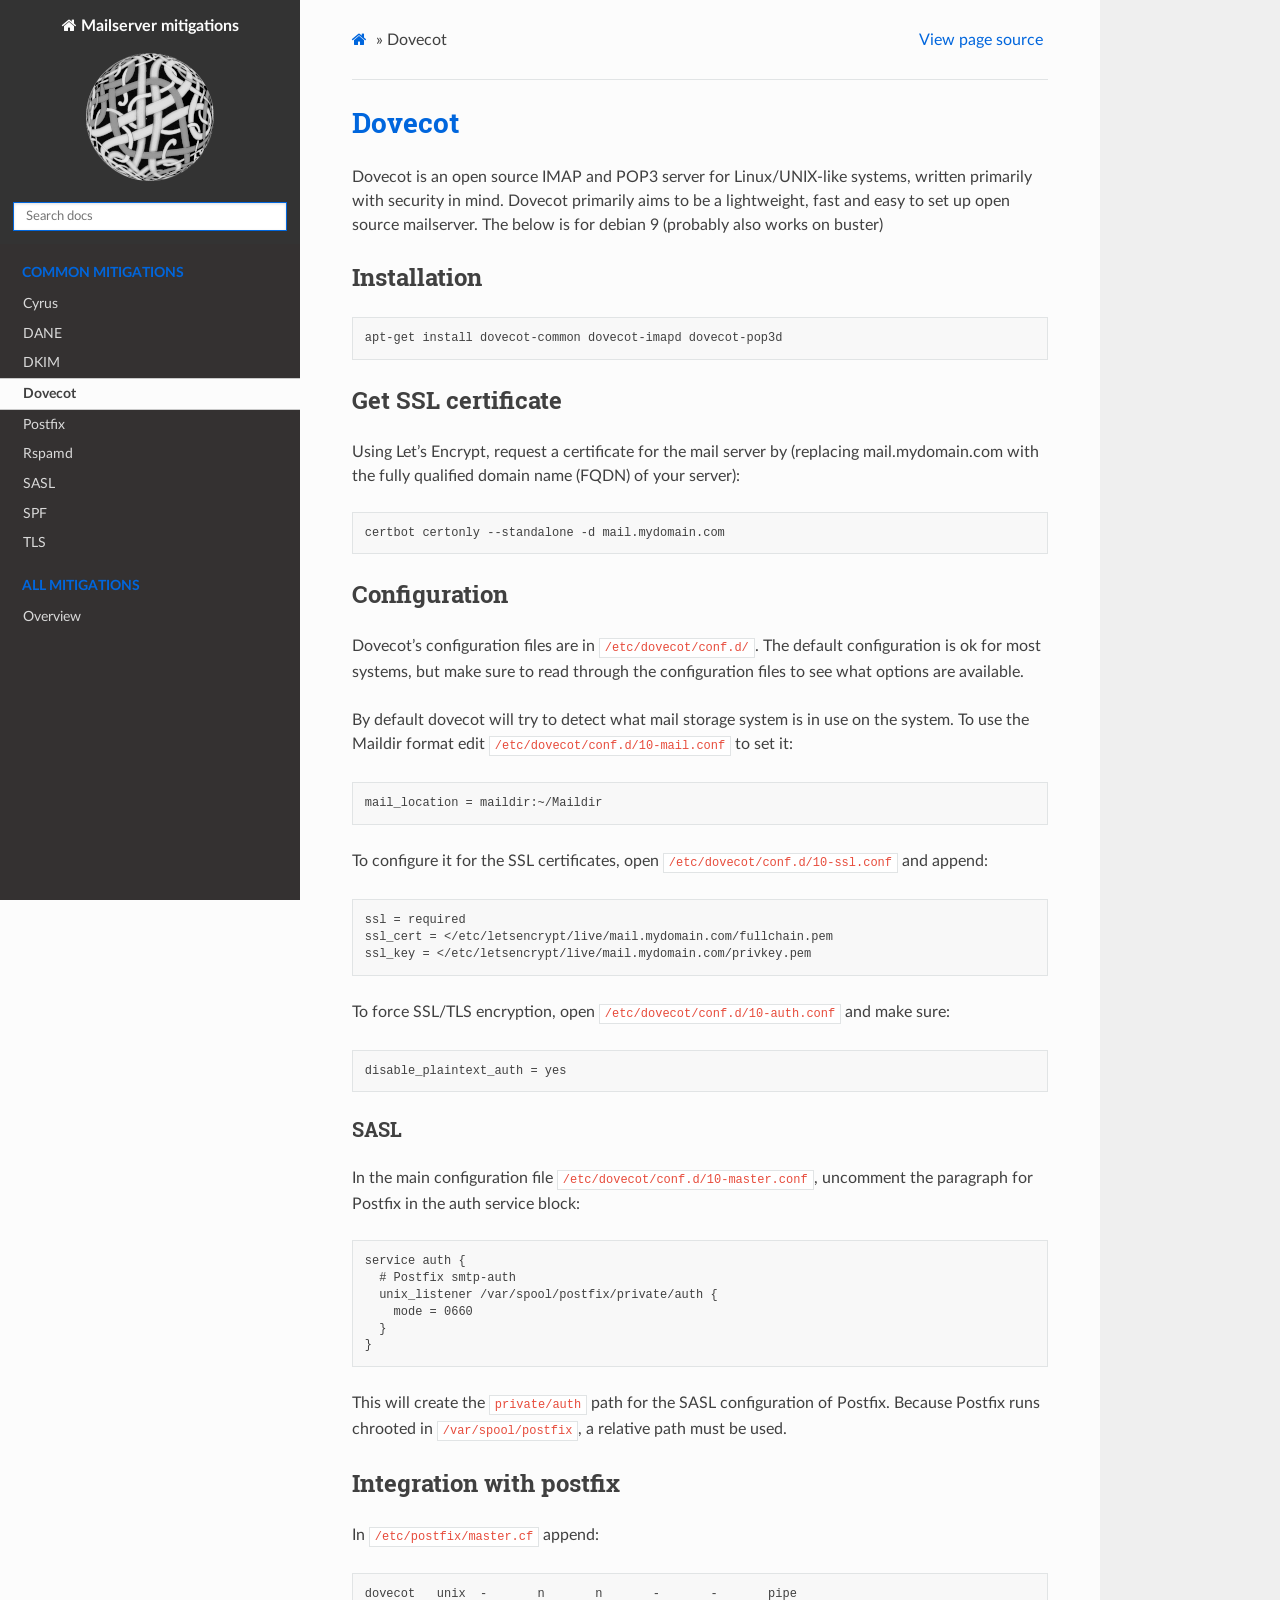
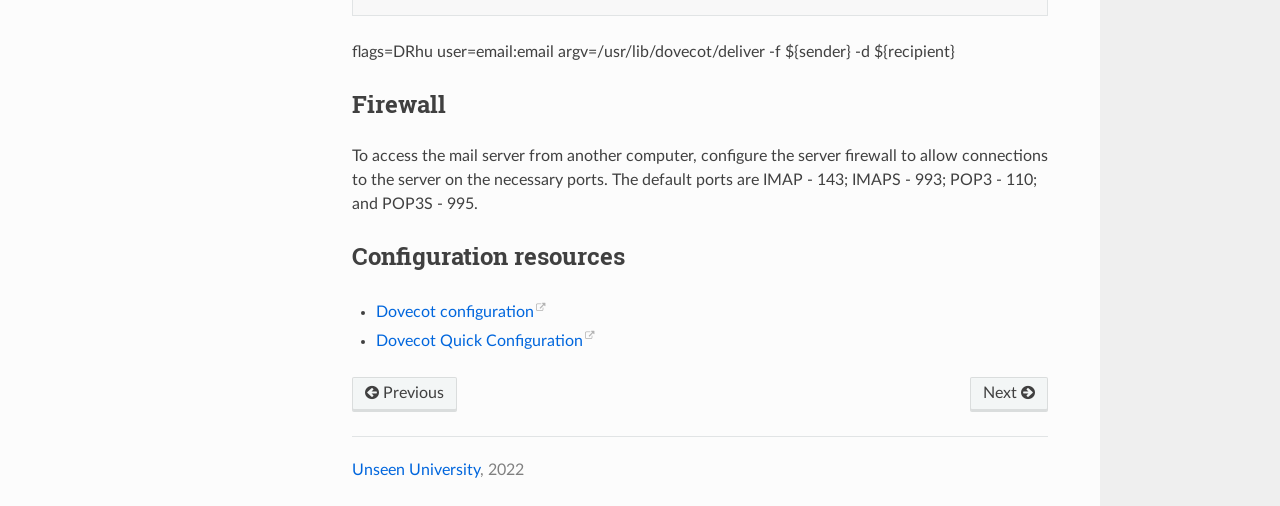
<file: docs/Dovecot.html>
<!DOCTYPE html>
<html class="writer-html5" lang="en" >
<head>
  <meta charset="utf-8" /><meta name="generator" content="Docutils 0.17.1: http://docutils.sourceforge.net/" />

  <meta name="viewport" content="width=device-width, initial-scale=1.0" />
  <title>Dovecot &mdash; Mailserver mitigations</title>
      <link rel="stylesheet" href="../_static/pygments.css" type="text/css" />
      <link rel="stylesheet" href="../_static/css/theme.css" type="text/css" />
      <link rel="stylesheet" href="../_static/css/custom.css" type="text/css" />
    <link rel="shortcut icon" href="../_static/favicon.ico"/>
  <!--[if lt IE 9]>
    <script src="../_static/js/html5shiv.min.js"></script>
  <![endif]-->
  
        <script data-url_root="../" id="documentation_options" src="../_static/documentation_options.js"></script>
        <script src="../_static/jquery.js"></script>
        <script src="../_static/underscore.js"></script>
        <script src="../_static/_sphinx_javascript_frameworks_compat.js"></script>
        <script src="../_static/doctools.js"></script>
    <script src="../_static/js/theme.js"></script>
    <link rel="index" title="Index" href="../genindex.html" />
    <link rel="search" title="Search" href="../search.html" />
    <link rel="next" title="Postfix" href="Postfix.html" />
    <link rel="prev" title="DKIM" href="DKIM.html" /> 
</head>

<body class="wy-body-for-nav"> 
  <div class="wy-grid-for-nav">
    <nav data-toggle="wy-nav-shift" class="wy-nav-side">
      <div class="wy-side-scroll">
        <div class="wy-side-nav-search" >
            <a href="../index.html" class="icon icon-home"> Mailserver mitigations
            <img src="../_static/logo.png" class="logo" alt="Logo"/>
          </a>
<div role="search">
  <form id="rtd-search-form" class="wy-form" action="../search.html" method="get">
    <input type="text" name="q" placeholder="Search docs" />
    <input type="hidden" name="check_keywords" value="yes" />
    <input type="hidden" name="area" value="default" />
  </form>
</div>
        </div><div class="wy-menu wy-menu-vertical" data-spy="affix" role="navigation" aria-label="Navigation menu">
              <p class="caption" role="heading"><span class="caption-text">Common mitigations</span></p>
<ul class="current">
<li class="toctree-l1"><a class="reference internal" href="Cyrus.html">Cyrus</a></li>
<li class="toctree-l1"><a class="reference internal" href="DANE.html">DANE</a></li>
<li class="toctree-l1"><a class="reference internal" href="DKIM.html">DKIM</a></li>
<li class="toctree-l1 current"><a class="current reference internal" href="#">Dovecot</a></li>
<li class="toctree-l1"><a class="reference internal" href="Postfix.html">Postfix</a></li>
<li class="toctree-l1"><a class="reference internal" href="Rspamd.html">Rspamd</a></li>
<li class="toctree-l1"><a class="reference internal" href="SASL.html">SASL</a></li>
<li class="toctree-l1"><a class="reference internal" href="SPF.html">SPF</a></li>
<li class="toctree-l1"><a class="reference internal" href="TLS.html">TLS</a></li>
</ul>
<p class="caption" role="heading"><span class="caption-text">All mitigations</span></p>
<ul>
<li class="toctree-l1"><a class="reference external" href="https://tymyrddin.github.io/mitigations/">Overview</a></li>
</ul>

        </div>
      </div>
    </nav>

    <section data-toggle="wy-nav-shift" class="wy-nav-content-wrap"><nav class="wy-nav-top" aria-label="Mobile navigation menu" >
          <i data-toggle="wy-nav-top" class="fa fa-bars"></i>
          <a href="../index.html">Mailserver mitigations</a>
      </nav>

      <div class="wy-nav-content">
        <div class="rst-content style-external-links">
          <div role="navigation" aria-label="Page navigation">
  <ul class="wy-breadcrumbs">
      <li><a href="../index.html" class="icon icon-home"></a> &raquo;</li>
      <li>Dovecot</li>
      <li class="wy-breadcrumbs-aside">
            <a href="../_sources/docs/Dovecot.md.txt" rel="nofollow"> View page source</a>
      </li>
  </ul>
  <hr/>
</div>
          <div role="main" class="document" itemscope="itemscope" itemtype="http://schema.org/Article">
           <div itemprop="articleBody">
             
  <section id="dovecot">
<h1>Dovecot<a class="headerlink" href="#dovecot" title="Permalink to this heading"></a></h1>
<p>Dovecot is an open source IMAP and POP3 server for Linux/UNIX-like systems, written primarily with security in mind. Dovecot primarily aims to be a lightweight, fast and easy to set up open source mailserver. The below is for debian 9 (probably also works on buster)</p>
<section id="installation">
<h2>Installation<a class="headerlink" href="#installation" title="Permalink to this heading"></a></h2>
<div class="highlight-none notranslate"><div class="highlight"><pre><span></span>apt-get install dovecot-common dovecot-imapd dovecot-pop3d
</pre></div>
</div>
</section>
<section id="get-ssl-certificate">
<h2>Get SSL certificate<a class="headerlink" href="#get-ssl-certificate" title="Permalink to this heading"></a></h2>
<p>Using Let’s Encrypt, request a certificate for the mail server by (replacing mail.mydomain.com with the fully qualified domain name (FQDN) of your server):</p>
<div class="highlight-none notranslate"><div class="highlight"><pre><span></span>certbot certonly --standalone -d mail.mydomain.com
</pre></div>
</div>
</section>
<section id="configuration">
<h2>Configuration<a class="headerlink" href="#configuration" title="Permalink to this heading"></a></h2>
<p>Dovecot’s configuration files are in <code class="docutils literal notranslate"><span class="pre">/etc/dovecot/conf.d/</span></code>. The default configuration is ok for most systems, but make sure to read through the configuration files to see what options are available.</p>
<p>By default dovecot will try to detect what mail storage system is in use on the system. To use the Maildir format edit <code class="docutils literal notranslate"><span class="pre">/etc/dovecot/conf.d/10-mail.conf</span></code> to set it:</p>
<div class="highlight-none notranslate"><div class="highlight"><pre><span></span>mail_location = maildir:~/Maildir
</pre></div>
</div>
<p>To configure it for the SSL certificates, open <code class="docutils literal notranslate"><span class="pre">/etc/dovecot/conf.d/10-ssl.conf</span></code> and append:</p>
<div class="highlight-none notranslate"><div class="highlight"><pre><span></span>ssl = required
ssl_cert = &lt;/etc/letsencrypt/live/mail.mydomain.com/fullchain.pem
ssl_key = &lt;/etc/letsencrypt/live/mail.mydomain.com/privkey.pem
</pre></div>
</div>
<p>To force SSL/TLS encryption, open <code class="docutils literal notranslate"><span class="pre">/etc/dovecot/conf.d/10-auth.conf</span></code> and make sure:</p>
<div class="highlight-none notranslate"><div class="highlight"><pre><span></span>disable_plaintext_auth = yes
</pre></div>
</div>
<section id="sasl">
<h3>SASL<a class="headerlink" href="#sasl" title="Permalink to this heading"></a></h3>
<p>In the main configuration file <code class="docutils literal notranslate"><span class="pre">/etc/dovecot/conf.d/10-master.conf</span></code>, uncomment the paragraph for Postfix in the auth service block:</p>
<div class="highlight-none notranslate"><div class="highlight"><pre><span></span>service auth {
  # Postfix smtp-auth
  unix_listener /var/spool/postfix/private/auth {
    mode = 0660
  }
}
</pre></div>
</div>
<p>This will create the <code class="docutils literal notranslate"><span class="pre">private/auth</span></code> path for the SASL configuration of Postfix. Because Postfix runs chrooted in <code class="docutils literal notranslate"><span class="pre">/var/spool/postfix</span></code>, a relative path must be used.</p>
</section>
</section>
<section id="integration-with-postfix">
<h2>Integration with postfix<a class="headerlink" href="#integration-with-postfix" title="Permalink to this heading"></a></h2>
<p>In <code class="docutils literal notranslate"><span class="pre">/etc/postfix/master.cf</span></code> append:</p>
<div class="highlight-none notranslate"><div class="highlight"><pre><span></span>dovecot   unix  -       n       n       -       -       pipe
</pre></div>
</div>
<p>flags=DRhu user=email:email argv=/usr/lib/dovecot/deliver -f ${sender} -d ${recipient}</p>
</section>
<section id="firewall">
<h2>Firewall<a class="headerlink" href="#firewall" title="Permalink to this heading"></a></h2>
<p>To access the mail server from another computer, configure the server firewall to allow connections to the server on the necessary ports. The default ports are IMAP - 143; IMAPS - 993; POP3 - 110; and POP3S - 995.</p>
</section>
<section id="configuration-resources">
<h2>Configuration resources<a class="headerlink" href="#configuration-resources" title="Permalink to this heading"></a></h2>
<ul class="simple">
<li><p><a class="reference external" href="https://wiki2.dovecot.org/#Dovecot_configuration">Dovecot configuration</a></p></li>
<li><p><a class="reference external" href="https://wiki2.dovecot.org/QuickConfiguration">Dovecot Quick Configuration</a></p></li>
</ul>
</section>
</section>


           </div>
          </div>
          <footer><div class="rst-footer-buttons" role="navigation" aria-label="Footer">
        <a href="DKIM.html" class="btn btn-neutral float-left" title="DKIM" accesskey="p" rel="prev"><span class="fa fa-arrow-circle-left" aria-hidden="true"></span> Previous</a>
        <a href="Postfix.html" class="btn btn-neutral float-right" title="Postfix" accesskey="n" rel="next">Next <span class="fa fa-arrow-circle-right" aria-hidden="true"></span></a>
    </div>

  <hr/>

  <div role="contentinfo">
        <a href="https://unseen-uni.netlify.app/">Unseen University</a>, 2022

  </div>

   

</footer>
        </div>
      </div>
    </section>
  </div>
  <script>
      jQuery(function () {
          SphinxRtdTheme.Navigation.enable(false);
      });
  </script> 

</body>
</html>
</file>
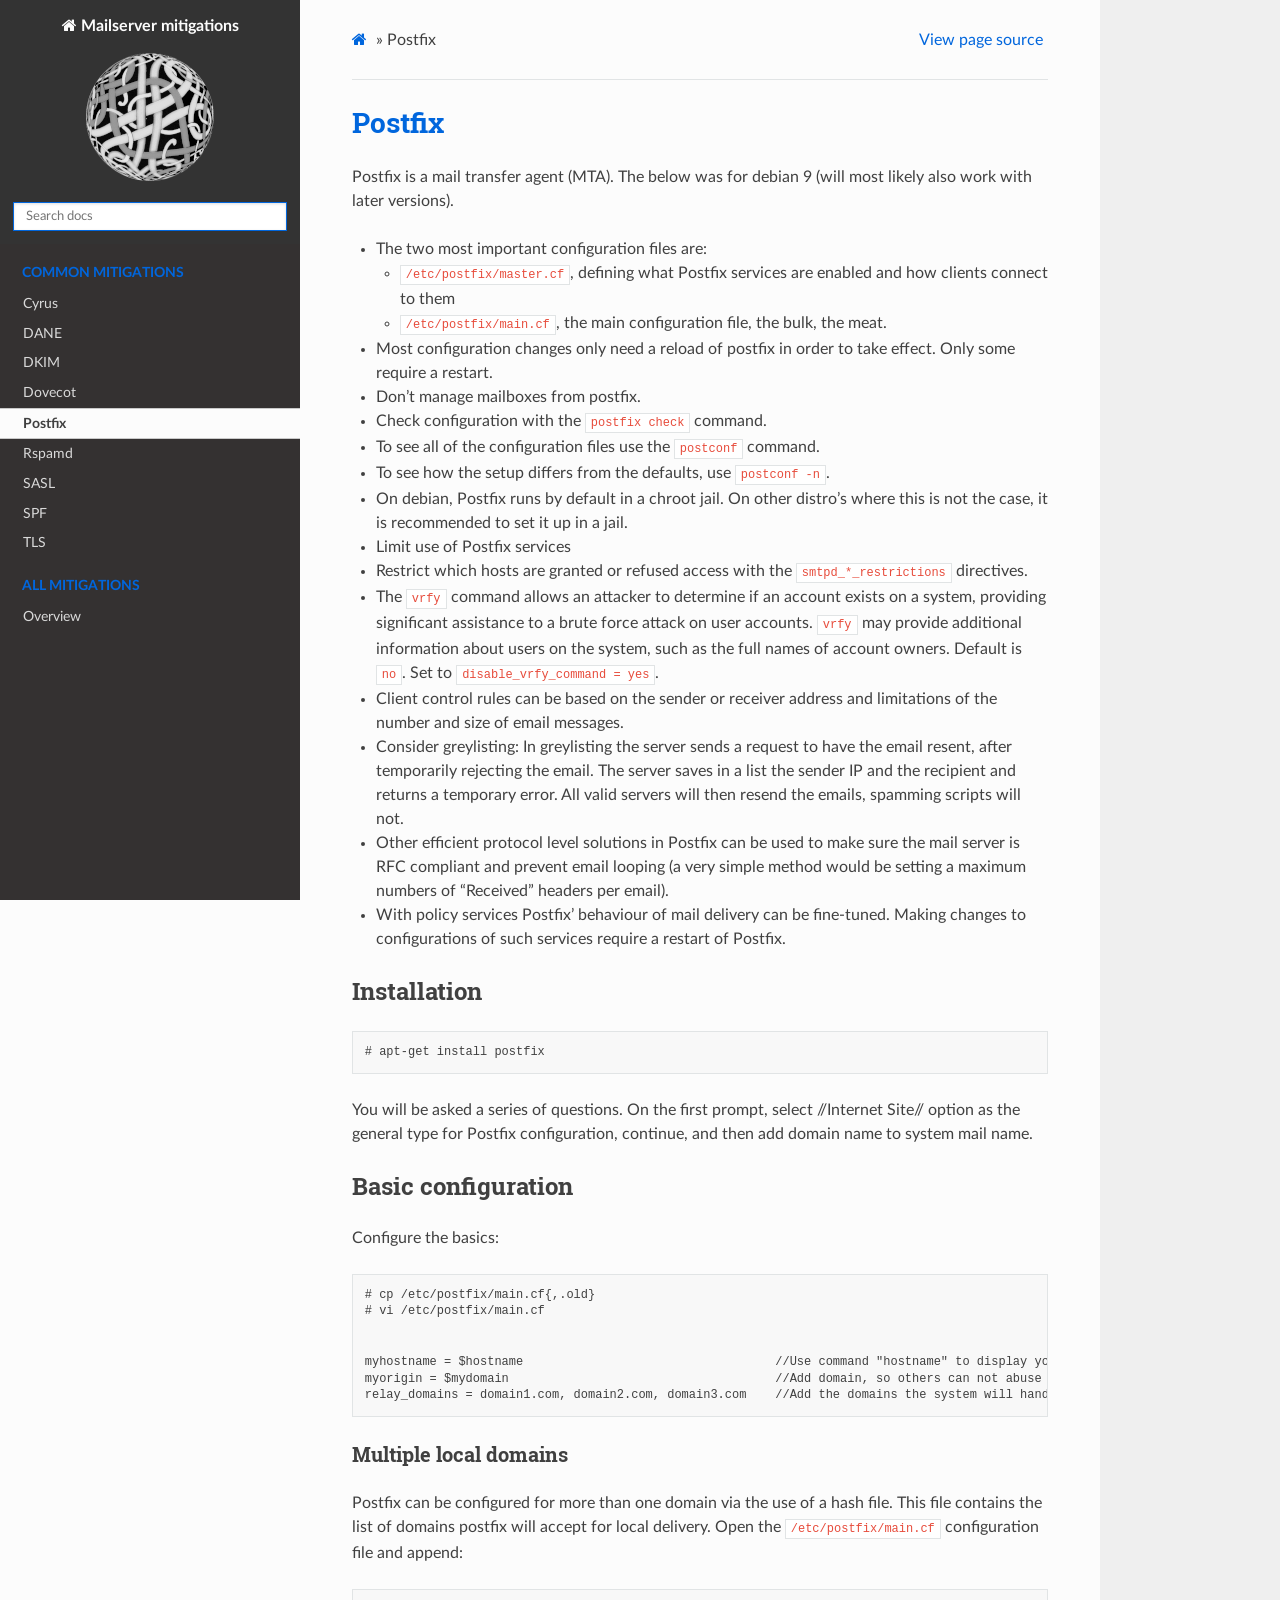
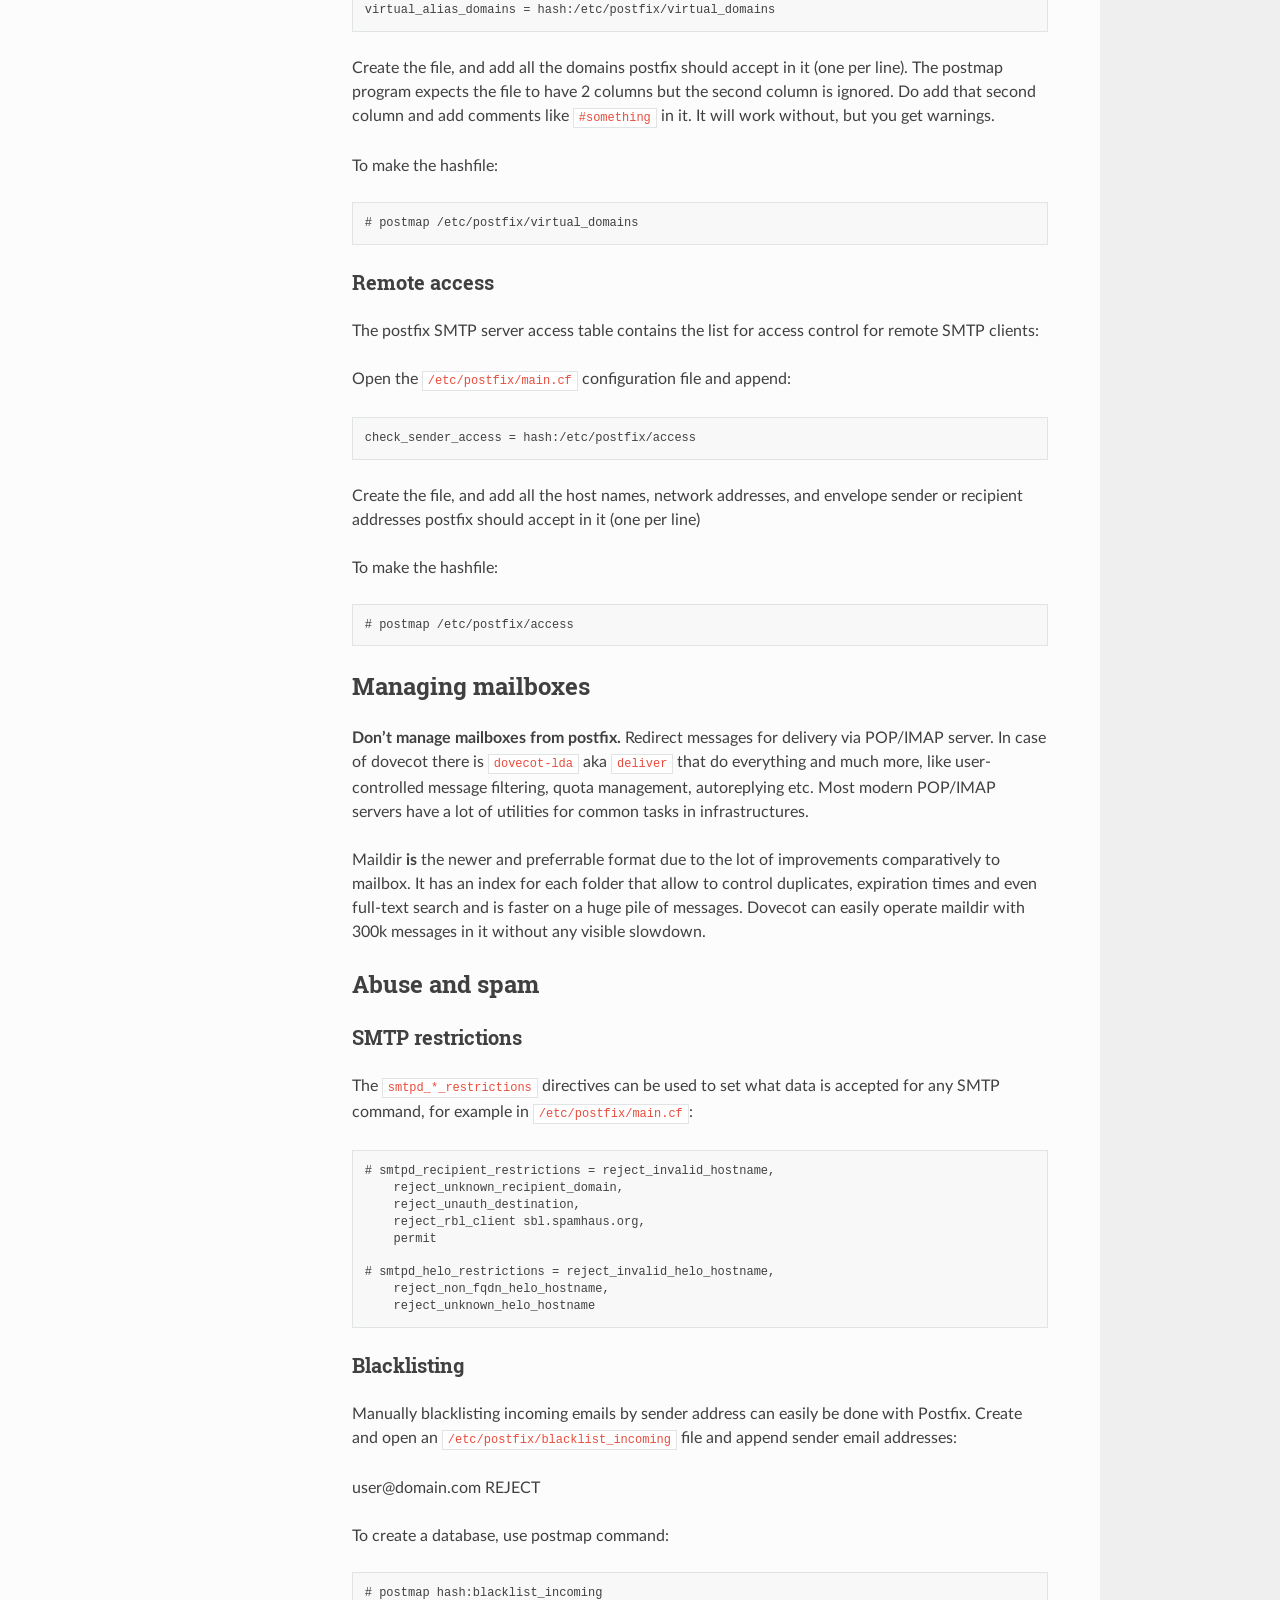
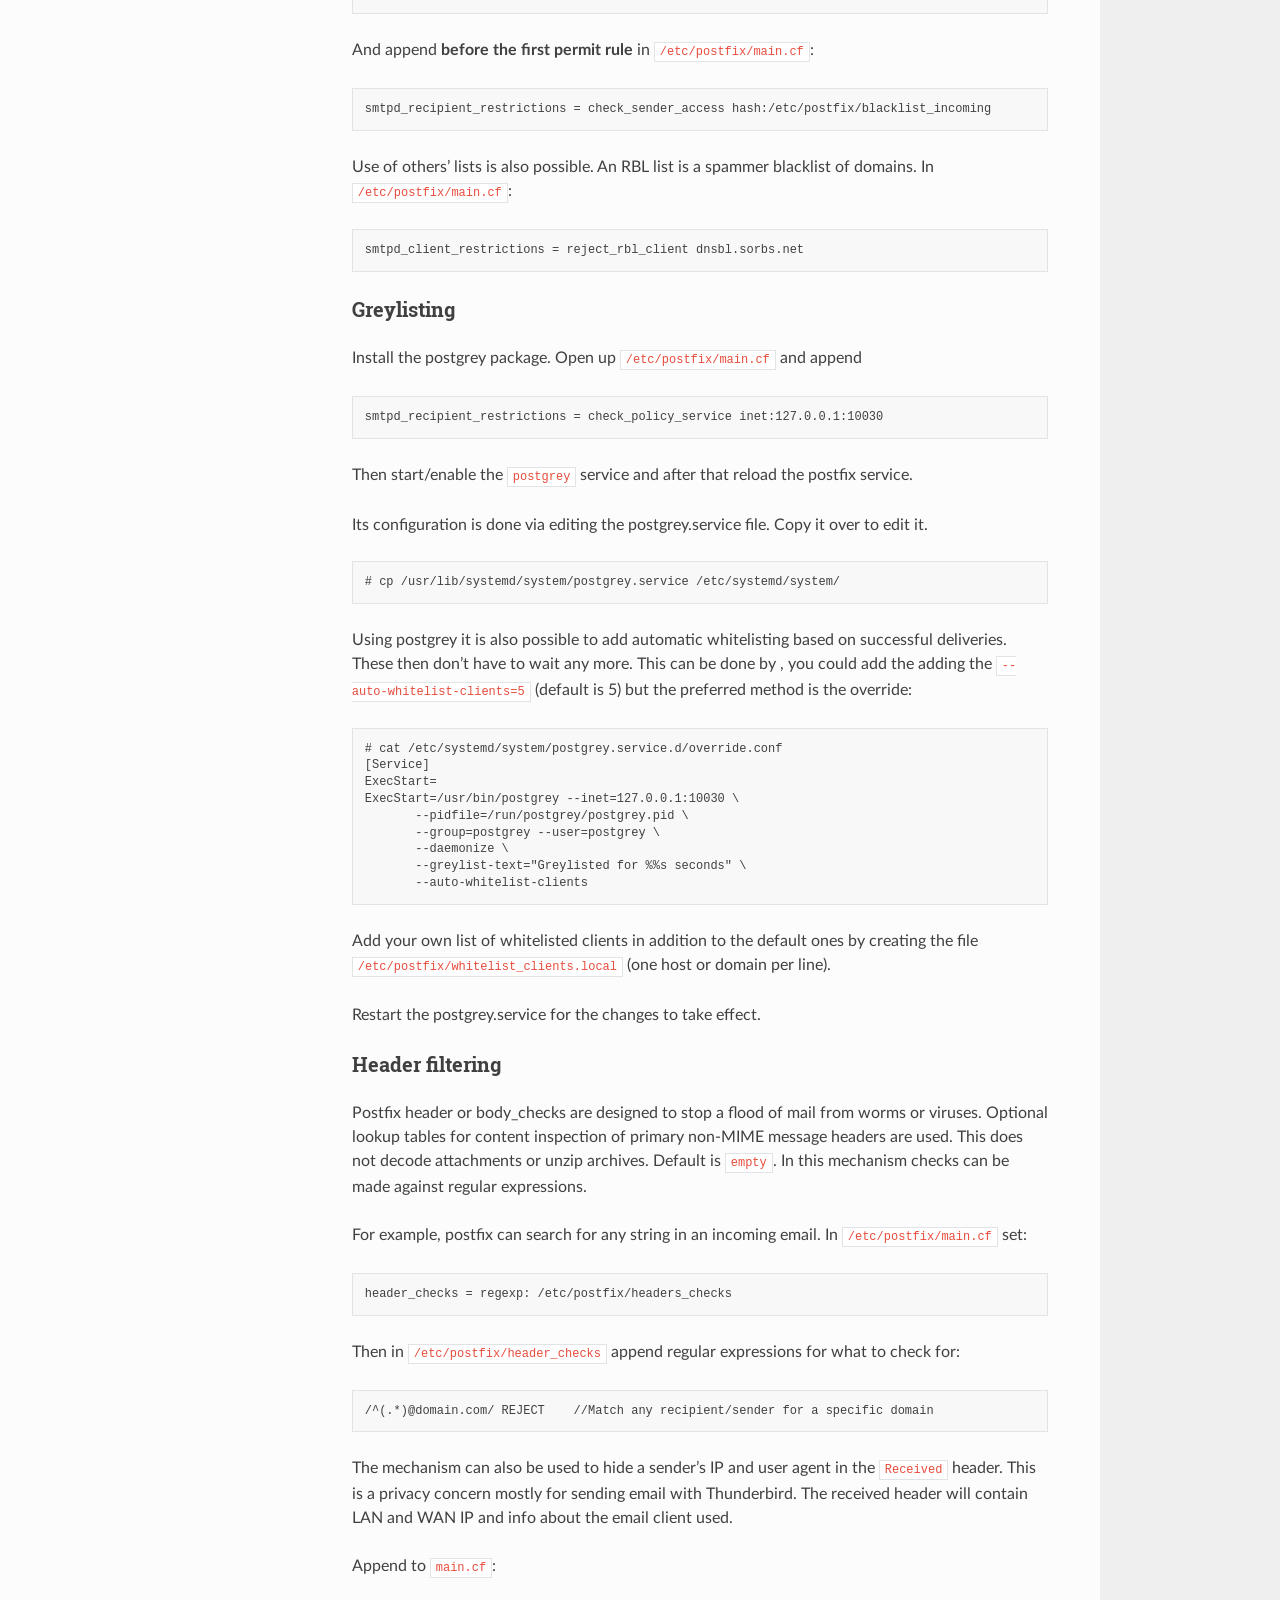
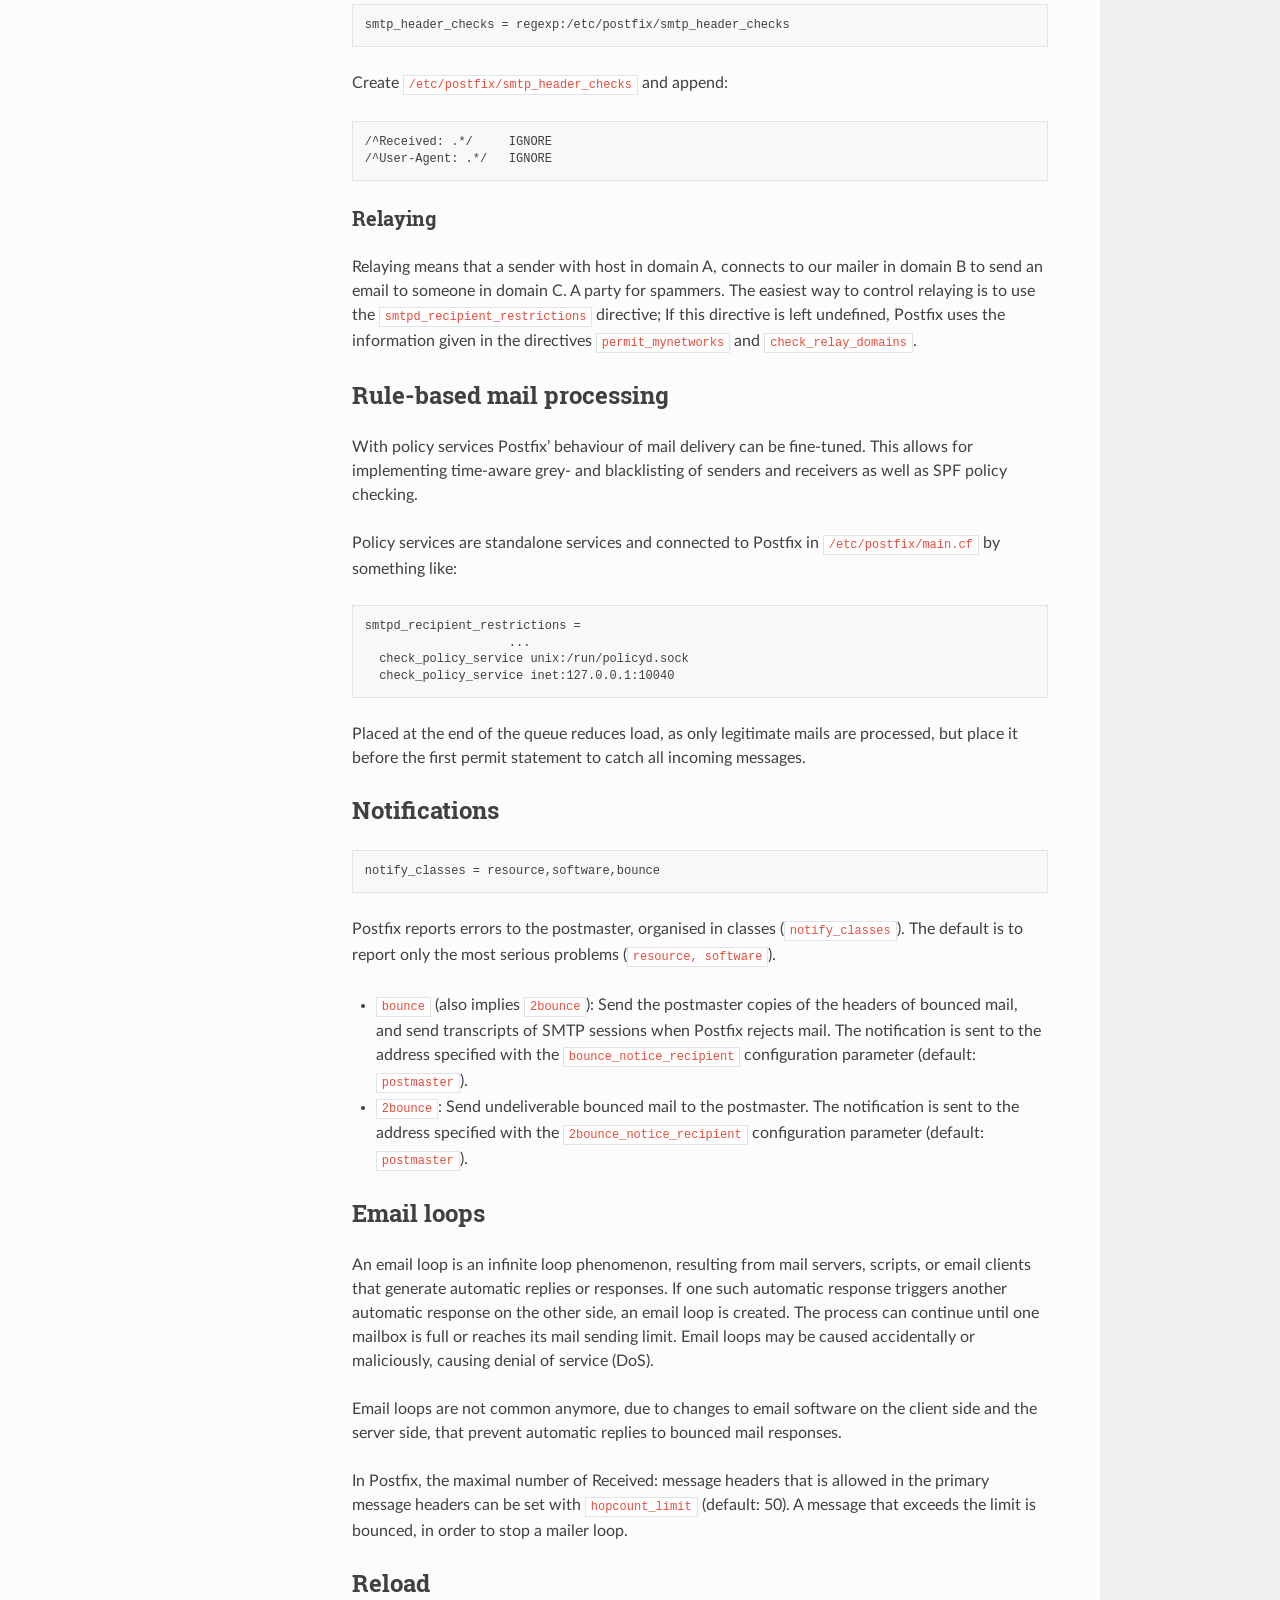
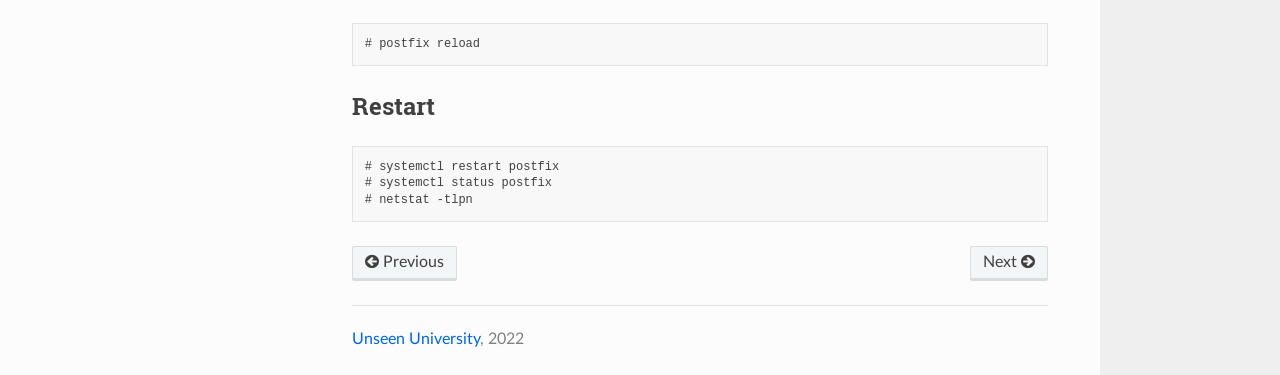
<file: docs/Postfix.html>
<!DOCTYPE html>
<html class="writer-html5" lang="en" >
<head>
  <meta charset="utf-8" /><meta name="generator" content="Docutils 0.17.1: http://docutils.sourceforge.net/" />

  <meta name="viewport" content="width=device-width, initial-scale=1.0" />
  <title>Postfix &mdash; Mailserver mitigations</title>
      <link rel="stylesheet" href="../_static/pygments.css" type="text/css" />
      <link rel="stylesheet" href="../_static/css/theme.css" type="text/css" />
      <link rel="stylesheet" href="../_static/css/custom.css" type="text/css" />
    <link rel="shortcut icon" href="../_static/favicon.ico"/>
  <!--[if lt IE 9]>
    <script src="../_static/js/html5shiv.min.js"></script>
  <![endif]-->
  
        <script data-url_root="../" id="documentation_options" src="../_static/documentation_options.js"></script>
        <script src="../_static/jquery.js"></script>
        <script src="../_static/underscore.js"></script>
        <script src="../_static/_sphinx_javascript_frameworks_compat.js"></script>
        <script src="../_static/doctools.js"></script>
    <script src="../_static/js/theme.js"></script>
    <link rel="index" title="Index" href="../genindex.html" />
    <link rel="search" title="Search" href="../search.html" />
    <link rel="next" title="Rspamd" href="Rspamd.html" />
    <link rel="prev" title="Dovecot" href="Dovecot.html" /> 
</head>

<body class="wy-body-for-nav"> 
  <div class="wy-grid-for-nav">
    <nav data-toggle="wy-nav-shift" class="wy-nav-side">
      <div class="wy-side-scroll">
        <div class="wy-side-nav-search" >
            <a href="../index.html" class="icon icon-home"> Mailserver mitigations
            <img src="../_static/logo.png" class="logo" alt="Logo"/>
          </a>
<div role="search">
  <form id="rtd-search-form" class="wy-form" action="../search.html" method="get">
    <input type="text" name="q" placeholder="Search docs" />
    <input type="hidden" name="check_keywords" value="yes" />
    <input type="hidden" name="area" value="default" />
  </form>
</div>
        </div><div class="wy-menu wy-menu-vertical" data-spy="affix" role="navigation" aria-label="Navigation menu">
              <p class="caption" role="heading"><span class="caption-text">Common mitigations</span></p>
<ul class="current">
<li class="toctree-l1"><a class="reference internal" href="Cyrus.html">Cyrus</a></li>
<li class="toctree-l1"><a class="reference internal" href="DANE.html">DANE</a></li>
<li class="toctree-l1"><a class="reference internal" href="DKIM.html">DKIM</a></li>
<li class="toctree-l1"><a class="reference internal" href="Dovecot.html">Dovecot</a></li>
<li class="toctree-l1 current"><a class="current reference internal" href="#">Postfix</a></li>
<li class="toctree-l1"><a class="reference internal" href="Rspamd.html">Rspamd</a></li>
<li class="toctree-l1"><a class="reference internal" href="SASL.html">SASL</a></li>
<li class="toctree-l1"><a class="reference internal" href="SPF.html">SPF</a></li>
<li class="toctree-l1"><a class="reference internal" href="TLS.html">TLS</a></li>
</ul>
<p class="caption" role="heading"><span class="caption-text">All mitigations</span></p>
<ul>
<li class="toctree-l1"><a class="reference external" href="https://tymyrddin.github.io/mitigations/">Overview</a></li>
</ul>

        </div>
      </div>
    </nav>

    <section data-toggle="wy-nav-shift" class="wy-nav-content-wrap"><nav class="wy-nav-top" aria-label="Mobile navigation menu" >
          <i data-toggle="wy-nav-top" class="fa fa-bars"></i>
          <a href="../index.html">Mailserver mitigations</a>
      </nav>

      <div class="wy-nav-content">
        <div class="rst-content style-external-links">
          <div role="navigation" aria-label="Page navigation">
  <ul class="wy-breadcrumbs">
      <li><a href="../index.html" class="icon icon-home"></a> &raquo;</li>
      <li>Postfix</li>
      <li class="wy-breadcrumbs-aside">
            <a href="../_sources/docs/Postfix.md.txt" rel="nofollow"> View page source</a>
      </li>
  </ul>
  <hr/>
</div>
          <div role="main" class="document" itemscope="itemscope" itemtype="http://schema.org/Article">
           <div itemprop="articleBody">
             
  <section id="postfix">
<h1>Postfix<a class="headerlink" href="#postfix" title="Permalink to this heading"></a></h1>
<p>Postfix is a mail transfer agent (MTA). The below was for debian 9 (will most likely also work with later versions).</p>
<ul class="simple">
<li><p>The two most important configuration files are:</p>
<ul>
<li><p><code class="docutils literal notranslate"><span class="pre">/etc/postfix/master.cf</span></code>, defining what Postfix services are enabled and how clients connect to them</p></li>
<li><p><code class="docutils literal notranslate"><span class="pre">/etc/postfix/main.cf</span></code>, the main configuration file, the bulk, the meat.</p></li>
</ul>
</li>
<li><p>Most configuration changes only need a reload of postfix in order to take effect. Only some require a restart.</p></li>
<li><p>Don’t manage mailboxes from postfix.</p></li>
<li><p>Check configuration with the <code class="docutils literal notranslate"><span class="pre">postfix</span> <span class="pre">check</span></code> command.</p></li>
<li><p>To see all of the configuration files use the <code class="docutils literal notranslate"><span class="pre">postconf</span></code> command.</p></li>
<li><p>To see how the setup differs from the defaults, use <code class="docutils literal notranslate"><span class="pre">postconf</span> <span class="pre">-n</span></code>.</p></li>
<li><p>On debian, Postfix runs by default in a chroot jail. On other distro’s where this is not the case, it is recommended to set it up in a jail.</p></li>
<li><p>Limit use of Postfix services</p></li>
<li><p>Restrict which hosts are granted or refused access with the <code class="docutils literal notranslate"><span class="pre">smtpd_*_restrictions</span></code> directives.</p></li>
<li><p>The <code class="docutils literal notranslate"><span class="pre">vrfy</span></code> command allows an attacker to determine if an account exists on a system, providing significant assistance to a brute force attack on user accounts. <code class="docutils literal notranslate"><span class="pre">vrfy</span></code> may provide additional information about users on the system, such as the full names of account owners. Default is <code class="docutils literal notranslate"><span class="pre">no</span></code>. Set to <code class="docutils literal notranslate"><span class="pre">disable_vrfy_command</span> <span class="pre">=</span> <span class="pre">yes</span></code>.</p></li>
<li><p>Client control rules can be based on the sender or receiver address and limitations of the number and size of email messages.</p></li>
<li><p>Consider greylisting: In greylisting the server sends a request to have the email resent, after temporarily rejecting the email. The server saves in a list the sender IP and the recipient and returns a temporary error. All valid servers will then resend the emails, spamming scripts will not.</p></li>
<li><p>Other efficient protocol level solutions in Postfix can be used to make sure the mail server is RFC compliant and prevent email looping (a very simple method would be setting a maximum numbers of “Received” headers per email).</p></li>
<li><p>With policy services Postfix’ behaviour of mail delivery can be fine-tuned. Making changes to configurations of such services require a restart of Postfix.</p></li>
</ul>
<section id="installation">
<h2>Installation<a class="headerlink" href="#installation" title="Permalink to this heading"></a></h2>
<div class="highlight-none notranslate"><div class="highlight"><pre><span></span># apt-get install postfix
</pre></div>
</div>
<p>You will be asked a series of questions. On the first prompt, select //Internet Site// option as the general type for Postfix configuration, continue, and then add domain name to system mail name.</p>
</section>
<section id="basic-configuration">
<h2>Basic configuration<a class="headerlink" href="#basic-configuration" title="Permalink to this heading"></a></h2>
<p>Configure the basics:</p>
<div class="highlight-none notranslate"><div class="highlight"><pre><span></span># cp /etc/postfix/main.cf{,.old}
# vi /etc/postfix/main.cf


myhostname = $hostname                                   //Use command &quot;hostname&quot; to display your hostname
myorigin = $mydomain                                     //Add domain, so others can not abuse the mailsystem
relay_domains = domain1.com, domain2.com, domain3.com    //Add the domains the system will handle
</pre></div>
</div>
<section id="multiple-local-domains">
<h3>Multiple local domains<a class="headerlink" href="#multiple-local-domains" title="Permalink to this heading"></a></h3>
<p>Postfix can be configured for more than one domain via the use of a hash file. This file contains the list of domains postfix will accept for local delivery. Open the <code class="docutils literal notranslate"><span class="pre">/etc/postfix/main.cf</span></code> configuration file and append:</p>
<div class="highlight-none notranslate"><div class="highlight"><pre><span></span>virtual_alias_domains = hash:/etc/postfix/virtual_domains
</pre></div>
</div>
<p>Create the file, and add all the domains postfix should accept in it (one per line). The postmap program expects the file to have 2 columns but the second column is ignored. Do add that second column and add comments like <code class="docutils literal notranslate"><span class="pre">#something</span></code> in it. It will work without, but you get warnings.</p>
<p>To make the hashfile:</p>
<div class="highlight-none notranslate"><div class="highlight"><pre><span></span># postmap /etc/postfix/virtual_domains
</pre></div>
</div>
</section>
<section id="remote-access">
<h3>Remote access<a class="headerlink" href="#remote-access" title="Permalink to this heading"></a></h3>
<p>The postfix SMTP server access table contains the list for access control for remote SMTP clients:</p>
<p>Open the <code class="docutils literal notranslate"><span class="pre">/etc/postfix/main.cf</span></code> configuration file and append:</p>
<div class="highlight-none notranslate"><div class="highlight"><pre><span></span>check_sender_access = hash:/etc/postfix/access
</pre></div>
</div>
<p>Create the file, and add all the host names, network addresses, and envelope sender or recipient addresses postfix should accept in it (one per line)</p>
<p>To make the hashfile:</p>
<div class="highlight-none notranslate"><div class="highlight"><pre><span></span># postmap /etc/postfix/access
</pre></div>
</div>
</section>
</section>
<section id="managing-mailboxes">
<h2>Managing mailboxes<a class="headerlink" href="#managing-mailboxes" title="Permalink to this heading"></a></h2>
<p><strong>Don’t manage mailboxes from postfix.</strong> Redirect messages for delivery via POP/IMAP server. In case of dovecot there is <code class="docutils literal notranslate"><span class="pre">dovecot-lda</span></code> aka <code class="docutils literal notranslate"><span class="pre">deliver</span></code> that do everything and much more, like user-controlled message filtering, quota management, autoreplying etc. Most modern POP/IMAP servers have a lot of utilities for common tasks in infrastructures.</p>
<p>Maildir <strong>is</strong> the newer and preferrable format due to the lot of improvements comparatively to mailbox. It has an index for each folder that allow to control duplicates, expiration times and even full-text search and is faster on a huge pile of messages. Dovecot can easily operate maildir with 300k messages in it without any visible slowdown.</p>
</section>
<section id="abuse-and-spam">
<h2>Abuse and spam<a class="headerlink" href="#abuse-and-spam" title="Permalink to this heading"></a></h2>
<section id="smtp-restrictions">
<h3>SMTP restrictions<a class="headerlink" href="#smtp-restrictions" title="Permalink to this heading"></a></h3>
<p>The <code class="docutils literal notranslate"><span class="pre">smtpd_*_restrictions</span></code> directives can be used to set what data is accepted for any SMTP command, for example in <code class="docutils literal notranslate"><span class="pre">/etc/postfix/main.cf</span></code>:</p>
<div class="highlight-none notranslate"><div class="highlight"><pre><span></span># smtpd_recipient_restrictions = reject_invalid_hostname,
    reject_unknown_recipient_domain,
    reject_unauth_destination,
    reject_rbl_client sbl.spamhaus.org,
    permit

# smtpd_helo_restrictions = reject_invalid_helo_hostname,
    reject_non_fqdn_helo_hostname,
    reject_unknown_helo_hostname
</pre></div>
</div>
</section>
<section id="blacklisting">
<h3>Blacklisting<a class="headerlink" href="#blacklisting" title="Permalink to this heading"></a></h3>
<p>Manually blacklisting incoming emails by sender address can easily be done with Postfix. Create and open an <code class="docutils literal notranslate"><span class="pre">/etc/postfix/blacklist_incoming</span></code> file and append sender email addresses:</p>
<p>user&#64;domain.com REJECT</p>
<p>To create a database, use postmap command:</p>
<div class="highlight-none notranslate"><div class="highlight"><pre><span></span># postmap hash:blacklist_incoming
</pre></div>
</div>
<p>And append <strong>before the first permit rule</strong> in <code class="docutils literal notranslate"><span class="pre">/etc/postfix/main.cf</span></code>:</p>
<div class="highlight-none notranslate"><div class="highlight"><pre><span></span>smtpd_recipient_restrictions = check_sender_access hash:/etc/postfix/blacklist_incoming
</pre></div>
</div>
<p>Use of others’ lists is also possible. An RBL list is a spammer blacklist of domains. In <code class="docutils literal notranslate"><span class="pre">/etc/postfix/main.cf</span></code>:</p>
<div class="highlight-none notranslate"><div class="highlight"><pre><span></span>smtpd_client_restrictions = reject_rbl_client dnsbl.sorbs.net
</pre></div>
</div>
</section>
<section id="greylisting">
<h3>Greylisting<a class="headerlink" href="#greylisting" title="Permalink to this heading"></a></h3>
<p>Install the postgrey package. Open up <code class="docutils literal notranslate"><span class="pre">/etc/postfix/main.cf</span></code> and append</p>
<div class="highlight-none notranslate"><div class="highlight"><pre><span></span>smtpd_recipient_restrictions = check_policy_service inet:127.0.0.1:10030
</pre></div>
</div>
<p>Then start/enable the <code class="docutils literal notranslate"><span class="pre">postgrey</span></code> service and after that reload the postfix service.</p>
<p>Its configuration is done via editing the postgrey.service file. Copy it over to edit it.</p>
<div class="highlight-none notranslate"><div class="highlight"><pre><span></span># cp /usr/lib/systemd/system/postgrey.service /etc/systemd/system/
</pre></div>
</div>
<p>Using postgrey it is also possible to add automatic whitelisting based on successful deliveries. These then don’t have to wait any more. This can be done by , you could add the adding the <code class="docutils literal notranslate"><span class="pre">--auto-whitelist-clients=5</span></code> (default is 5) but the preferred method is the override:</p>
<div class="highlight-none notranslate"><div class="highlight"><pre><span></span># cat /etc/systemd/system/postgrey.service.d/override.conf
[Service]
ExecStart=
ExecStart=/usr/bin/postgrey --inet=127.0.0.1:10030 \
       --pidfile=/run/postgrey/postgrey.pid \
       --group=postgrey --user=postgrey \
       --daemonize \
       --greylist-text=&quot;Greylisted for %%s seconds&quot; \
       --auto-whitelist-clients
</pre></div>
</div>
<p>Add your own list of whitelisted clients in addition to the default ones by creating the file <code class="docutils literal notranslate"><span class="pre">/etc/postfix/whitelist_clients.local</span></code> (one host or domain per line).</p>
<p>Restart the postgrey.service for the changes to take effect.</p>
</section>
<section id="header-filtering">
<h3>Header filtering<a class="headerlink" href="#header-filtering" title="Permalink to this heading"></a></h3>
<p>Postfix header or body_checks are designed to stop a flood of mail from worms or viruses. Optional lookup tables for content inspection of primary non-MIME message headers are used. This does not decode attachments or unzip archives. Default is <code class="docutils literal notranslate"><span class="pre">empty</span></code>. In this mechanism checks can be made against regular expressions.</p>
<p>For example, postfix can search for any string in an incoming email. In <code class="docutils literal notranslate"><span class="pre">/etc/postfix/main.cf</span></code> set:</p>
<div class="highlight-none notranslate"><div class="highlight"><pre><span></span>header_checks = regexp: /etc/postfix/headers_checks
</pre></div>
</div>
<p>Then in <code class="docutils literal notranslate"><span class="pre">/etc/postfix/header_checks</span></code> append regular expressions for what to check for:</p>
<div class="highlight-none notranslate"><div class="highlight"><pre><span></span>/^(.*)@domain.com/ REJECT    //Match any recipient/sender for a specific domain
</pre></div>
</div>
<p>The mechanism can also be used to hide a sender’s IP and user agent in the <code class="docutils literal notranslate"><span class="pre">Received</span></code> header. This is a privacy concern mostly for sending email with Thunderbird. The received header will contain LAN and WAN IP and info about the email client used.</p>
<p>Append to <code class="docutils literal notranslate"><span class="pre">main.cf</span></code>:</p>
<div class="highlight-none notranslate"><div class="highlight"><pre><span></span>smtp_header_checks = regexp:/etc/postfix/smtp_header_checks
</pre></div>
</div>
<p>Create <code class="docutils literal notranslate"><span class="pre">/etc/postfix/smtp_header_checks</span></code> and append:</p>
<div class="highlight-none notranslate"><div class="highlight"><pre><span></span>/^Received: .*/     IGNORE
/^User-Agent: .*/   IGNORE
</pre></div>
</div>
</section>
<section id="relaying">
<h3>Relaying<a class="headerlink" href="#relaying" title="Permalink to this heading"></a></h3>
<p>Relaying means that a sender with host in domain A, connects to our mailer in domain B to send an email to someone in domain C. A party for spammers. The easiest way to control relaying is to use the <code class="docutils literal notranslate"><span class="pre">smtpd_recipient_restrictions</span></code> directive; If this directive is left undefined, Postfix uses the information given in the directives <code class="docutils literal notranslate"><span class="pre">permit_mynetworks</span></code> and <code class="docutils literal notranslate"><span class="pre">check_relay_domains</span></code>.</p>
</section>
</section>
<section id="rule-based-mail-processing">
<h2>Rule-based mail processing<a class="headerlink" href="#rule-based-mail-processing" title="Permalink to this heading"></a></h2>
<p>With policy services Postfix’ behaviour of mail delivery can be fine-tuned. This allows for implementing time-aware grey- and blacklisting of senders and receivers as well as SPF policy checking.</p>
<p>Policy services are standalone services and connected to Postfix in <code class="docutils literal notranslate"><span class="pre">/etc/postfix/main.cf</span></code> by something like:</p>
<div class="highlight-none notranslate"><div class="highlight"><pre><span></span>smtpd_recipient_restrictions =
                    ...
  check_policy_service unix:/run/policyd.sock
  check_policy_service inet:127.0.0.1:10040
</pre></div>
</div>
<p>Placed at the end of the queue reduces load, as only legitimate mails are processed, but place it before the first permit statement to catch all incoming messages.</p>
</section>
<section id="notifications">
<h2>Notifications<a class="headerlink" href="#notifications" title="Permalink to this heading"></a></h2>
<div class="highlight-none notranslate"><div class="highlight"><pre><span></span>notify_classes = resource,software,bounce
</pre></div>
</div>
<p>Postfix reports errors to the postmaster, organised in classes (<code class="docutils literal notranslate"><span class="pre">notify_classes</span></code>). The default is to report only the most serious problems (<code class="docutils literal notranslate"><span class="pre">resource,</span> <span class="pre">software</span></code>).</p>
<ul class="simple">
<li><p><code class="docutils literal notranslate"><span class="pre">bounce</span></code> (also implies <code class="docutils literal notranslate"><span class="pre">2bounce</span></code>): Send the postmaster copies of the headers of bounced mail, and send transcripts of SMTP sessions when Postfix rejects mail. The notification is sent to the address specified with the <code class="docutils literal notranslate"><span class="pre">bounce_notice_recipient</span></code> configuration parameter (default: <code class="docutils literal notranslate"><span class="pre">postmaster</span></code>).</p></li>
<li><p><code class="docutils literal notranslate"><span class="pre">2bounce</span></code>: Send undeliverable bounced mail to the postmaster. The notification is sent to the address specified with the <code class="docutils literal notranslate"><span class="pre">2bounce_notice_recipient</span></code> configuration parameter (default: <code class="docutils literal notranslate"><span class="pre">postmaster</span></code>).</p></li>
</ul>
</section>
<section id="email-loops">
<h2>Email loops<a class="headerlink" href="#email-loops" title="Permalink to this heading"></a></h2>
<p>An email loop is an infinite loop phenomenon, resulting from mail servers, scripts, or email clients that generate automatic replies or responses. If one such automatic response triggers another automatic response on the other side, an email loop is created. The process can continue until one mailbox is full or reaches its mail sending limit. Email loops may be caused accidentally or maliciously, causing denial of service (DoS).</p>
<p>Email loops are not common anymore, due to changes to email software on the client side and the server side, that prevent automatic replies to bounced mail responses.</p>
<p>In Postfix, the maximal number of Received: message headers that is allowed in the primary message headers can be set with <code class="docutils literal notranslate"><span class="pre">hopcount_limit</span></code> (default: 50). A message that exceeds the limit is bounced, in order to stop a mailer loop.</p>
</section>
<section id="reload">
<h2>Reload<a class="headerlink" href="#reload" title="Permalink to this heading"></a></h2>
<div class="highlight-none notranslate"><div class="highlight"><pre><span></span># postfix reload
</pre></div>
</div>
</section>
<section id="restart">
<h2>Restart<a class="headerlink" href="#restart" title="Permalink to this heading"></a></h2>
<div class="highlight-none notranslate"><div class="highlight"><pre><span></span># systemctl restart postfix
# systemctl status postfix
# netstat -tlpn
</pre></div>
</div>
</section>
</section>


           </div>
          </div>
          <footer><div class="rst-footer-buttons" role="navigation" aria-label="Footer">
        <a href="Dovecot.html" class="btn btn-neutral float-left" title="Dovecot" accesskey="p" rel="prev"><span class="fa fa-arrow-circle-left" aria-hidden="true"></span> Previous</a>
        <a href="Rspamd.html" class="btn btn-neutral float-right" title="Rspamd" accesskey="n" rel="next">Next <span class="fa fa-arrow-circle-right" aria-hidden="true"></span></a>
    </div>

  <hr/>

  <div role="contentinfo">
        <a href="https://unseen-uni.netlify.app/">Unseen University</a>, 2022

  </div>

   

</footer>
        </div>
      </div>
    </section>
  </div>
  <script>
      jQuery(function () {
          SphinxRtdTheme.Navigation.enable(false);
      });
  </script> 

</body>
</html>
</file>
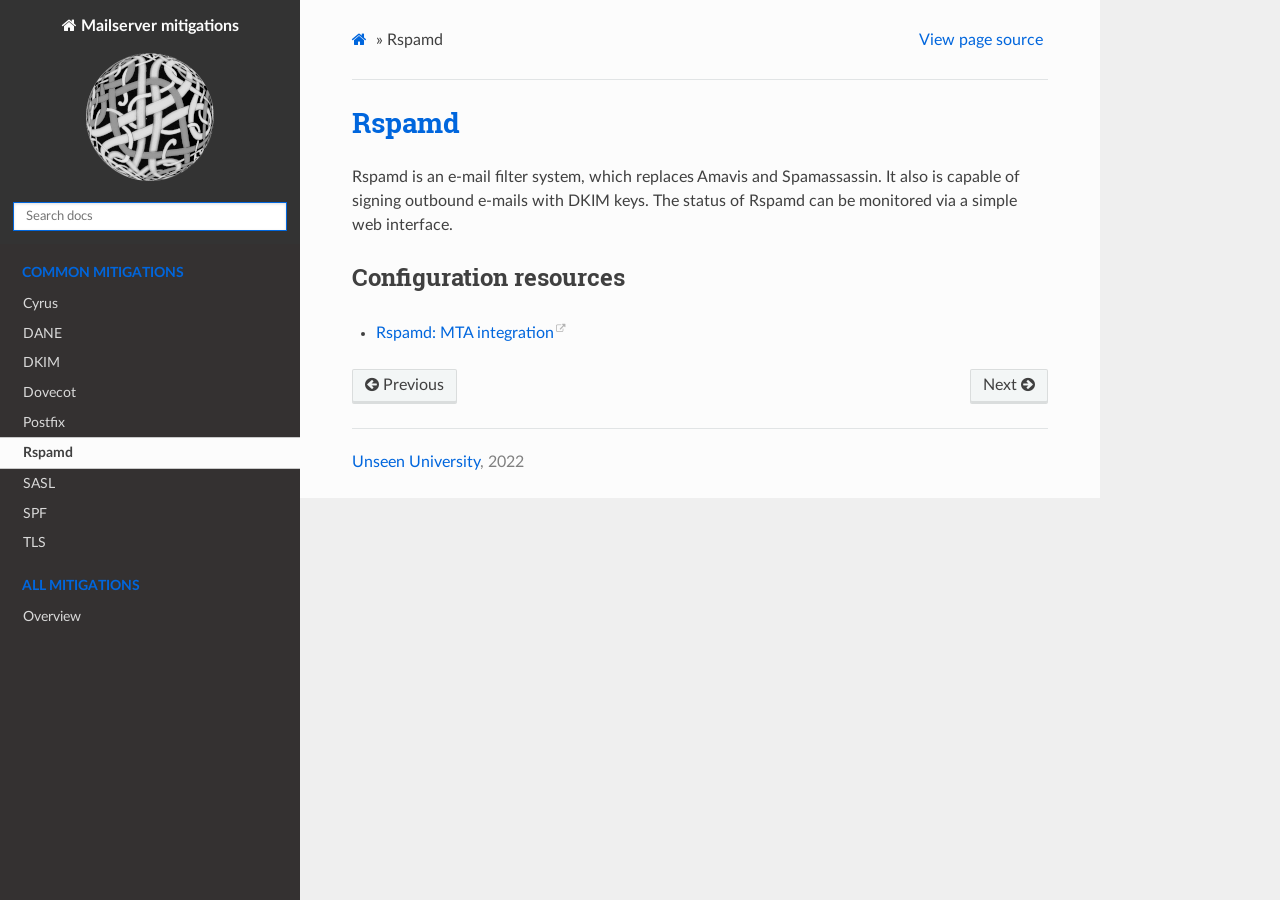
<file: docs/Rspamd.html>
<!DOCTYPE html>
<html class="writer-html5" lang="en" >
<head>
  <meta charset="utf-8" /><meta name="generator" content="Docutils 0.17.1: http://docutils.sourceforge.net/" />

  <meta name="viewport" content="width=device-width, initial-scale=1.0" />
  <title>Rspamd &mdash; Mailserver mitigations</title>
      <link rel="stylesheet" href="../_static/pygments.css" type="text/css" />
      <link rel="stylesheet" href="../_static/css/theme.css" type="text/css" />
      <link rel="stylesheet" href="../_static/css/custom.css" type="text/css" />
    <link rel="shortcut icon" href="../_static/favicon.ico"/>
  <!--[if lt IE 9]>
    <script src="../_static/js/html5shiv.min.js"></script>
  <![endif]-->
  
        <script data-url_root="../" id="documentation_options" src="../_static/documentation_options.js"></script>
        <script src="../_static/jquery.js"></script>
        <script src="../_static/underscore.js"></script>
        <script src="../_static/_sphinx_javascript_frameworks_compat.js"></script>
        <script src="../_static/doctools.js"></script>
    <script src="../_static/js/theme.js"></script>
    <link rel="index" title="Index" href="../genindex.html" />
    <link rel="search" title="Search" href="../search.html" />
    <link rel="next" title="SASL" href="SASL.html" />
    <link rel="prev" title="Postfix" href="Postfix.html" /> 
</head>

<body class="wy-body-for-nav"> 
  <div class="wy-grid-for-nav">
    <nav data-toggle="wy-nav-shift" class="wy-nav-side">
      <div class="wy-side-scroll">
        <div class="wy-side-nav-search" >
            <a href="../index.html" class="icon icon-home"> Mailserver mitigations
            <img src="../_static/logo.png" class="logo" alt="Logo"/>
          </a>
<div role="search">
  <form id="rtd-search-form" class="wy-form" action="../search.html" method="get">
    <input type="text" name="q" placeholder="Search docs" />
    <input type="hidden" name="check_keywords" value="yes" />
    <input type="hidden" name="area" value="default" />
  </form>
</div>
        </div><div class="wy-menu wy-menu-vertical" data-spy="affix" role="navigation" aria-label="Navigation menu">
              <p class="caption" role="heading"><span class="caption-text">Common mitigations</span></p>
<ul class="current">
<li class="toctree-l1"><a class="reference internal" href="Cyrus.html">Cyrus</a></li>
<li class="toctree-l1"><a class="reference internal" href="DANE.html">DANE</a></li>
<li class="toctree-l1"><a class="reference internal" href="DKIM.html">DKIM</a></li>
<li class="toctree-l1"><a class="reference internal" href="Dovecot.html">Dovecot</a></li>
<li class="toctree-l1"><a class="reference internal" href="Postfix.html">Postfix</a></li>
<li class="toctree-l1 current"><a class="current reference internal" href="#">Rspamd</a></li>
<li class="toctree-l1"><a class="reference internal" href="SASL.html">SASL</a></li>
<li class="toctree-l1"><a class="reference internal" href="SPF.html">SPF</a></li>
<li class="toctree-l1"><a class="reference internal" href="TLS.html">TLS</a></li>
</ul>
<p class="caption" role="heading"><span class="caption-text">All mitigations</span></p>
<ul>
<li class="toctree-l1"><a class="reference external" href="https://tymyrddin.github.io/mitigations/">Overview</a></li>
</ul>

        </div>
      </div>
    </nav>

    <section data-toggle="wy-nav-shift" class="wy-nav-content-wrap"><nav class="wy-nav-top" aria-label="Mobile navigation menu" >
          <i data-toggle="wy-nav-top" class="fa fa-bars"></i>
          <a href="../index.html">Mailserver mitigations</a>
      </nav>

      <div class="wy-nav-content">
        <div class="rst-content style-external-links">
          <div role="navigation" aria-label="Page navigation">
  <ul class="wy-breadcrumbs">
      <li><a href="../index.html" class="icon icon-home"></a> &raquo;</li>
      <li>Rspamd</li>
      <li class="wy-breadcrumbs-aside">
            <a href="../_sources/docs/Rspamd.md.txt" rel="nofollow"> View page source</a>
      </li>
  </ul>
  <hr/>
</div>
          <div role="main" class="document" itemscope="itemscope" itemtype="http://schema.org/Article">
           <div itemprop="articleBody">
             
  <section id="rspamd">
<h1>Rspamd<a class="headerlink" href="#rspamd" title="Permalink to this heading"></a></h1>
<p>Rspamd is an e-mail filter system, which replaces Amavis and Spamassassin. It also is capable of signing outbound e-mails with DKIM keys. The status of Rspamd can be monitored via a simple web interface.</p>
<section id="configuration-resources">
<h2>Configuration resources<a class="headerlink" href="#configuration-resources" title="Permalink to this heading"></a></h2>
<ul class="simple">
<li><p><a class="reference external" href="https://www.rspamd.com/doc/integration.html">Rspamd: MTA integration</a></p></li>
</ul>
</section>
</section>


           </div>
          </div>
          <footer><div class="rst-footer-buttons" role="navigation" aria-label="Footer">
        <a href="Postfix.html" class="btn btn-neutral float-left" title="Postfix" accesskey="p" rel="prev"><span class="fa fa-arrow-circle-left" aria-hidden="true"></span> Previous</a>
        <a href="SASL.html" class="btn btn-neutral float-right" title="SASL" accesskey="n" rel="next">Next <span class="fa fa-arrow-circle-right" aria-hidden="true"></span></a>
    </div>

  <hr/>

  <div role="contentinfo">
        <a href="https://unseen-uni.netlify.app/">Unseen University</a>, 2022

  </div>

   

</footer>
        </div>
      </div>
    </section>
  </div>
  <script>
      jQuery(function () {
          SphinxRtdTheme.Navigation.enable(false);
      });
  </script> 

</body>
</html>
</file>
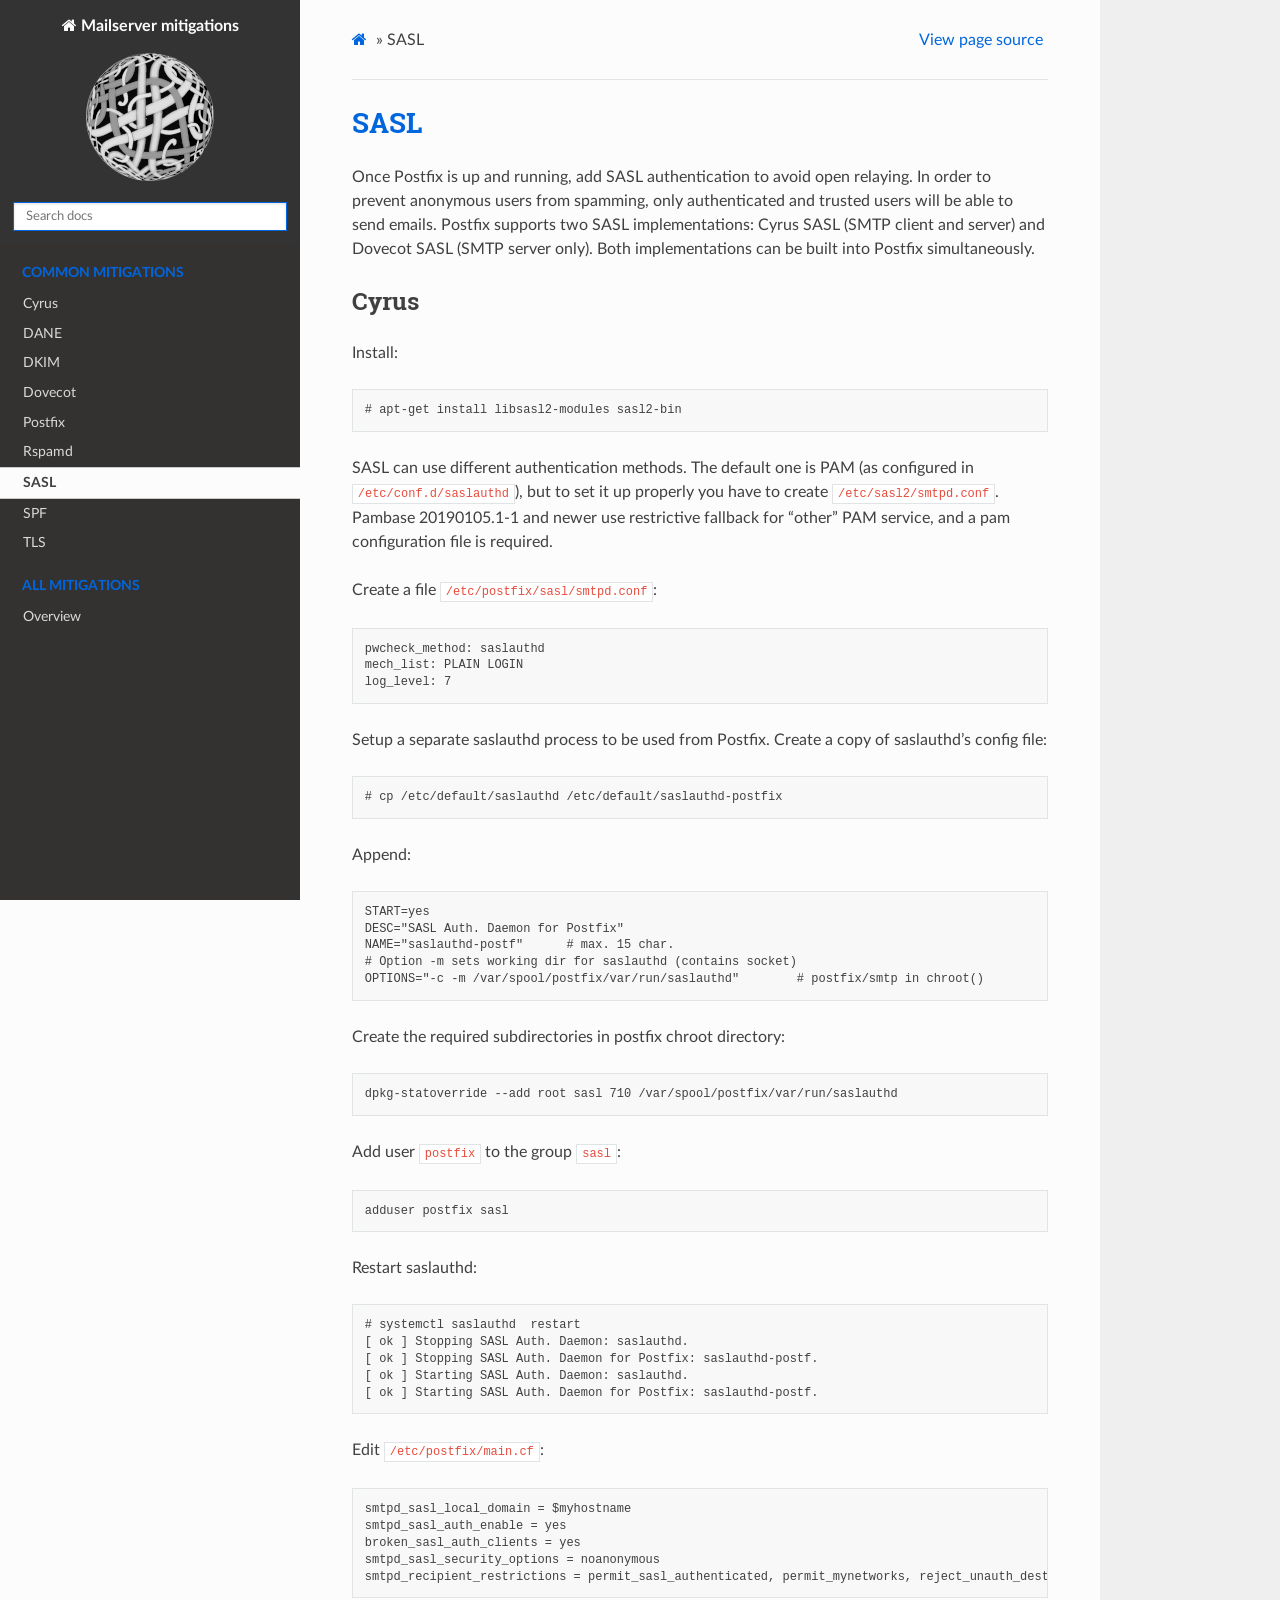
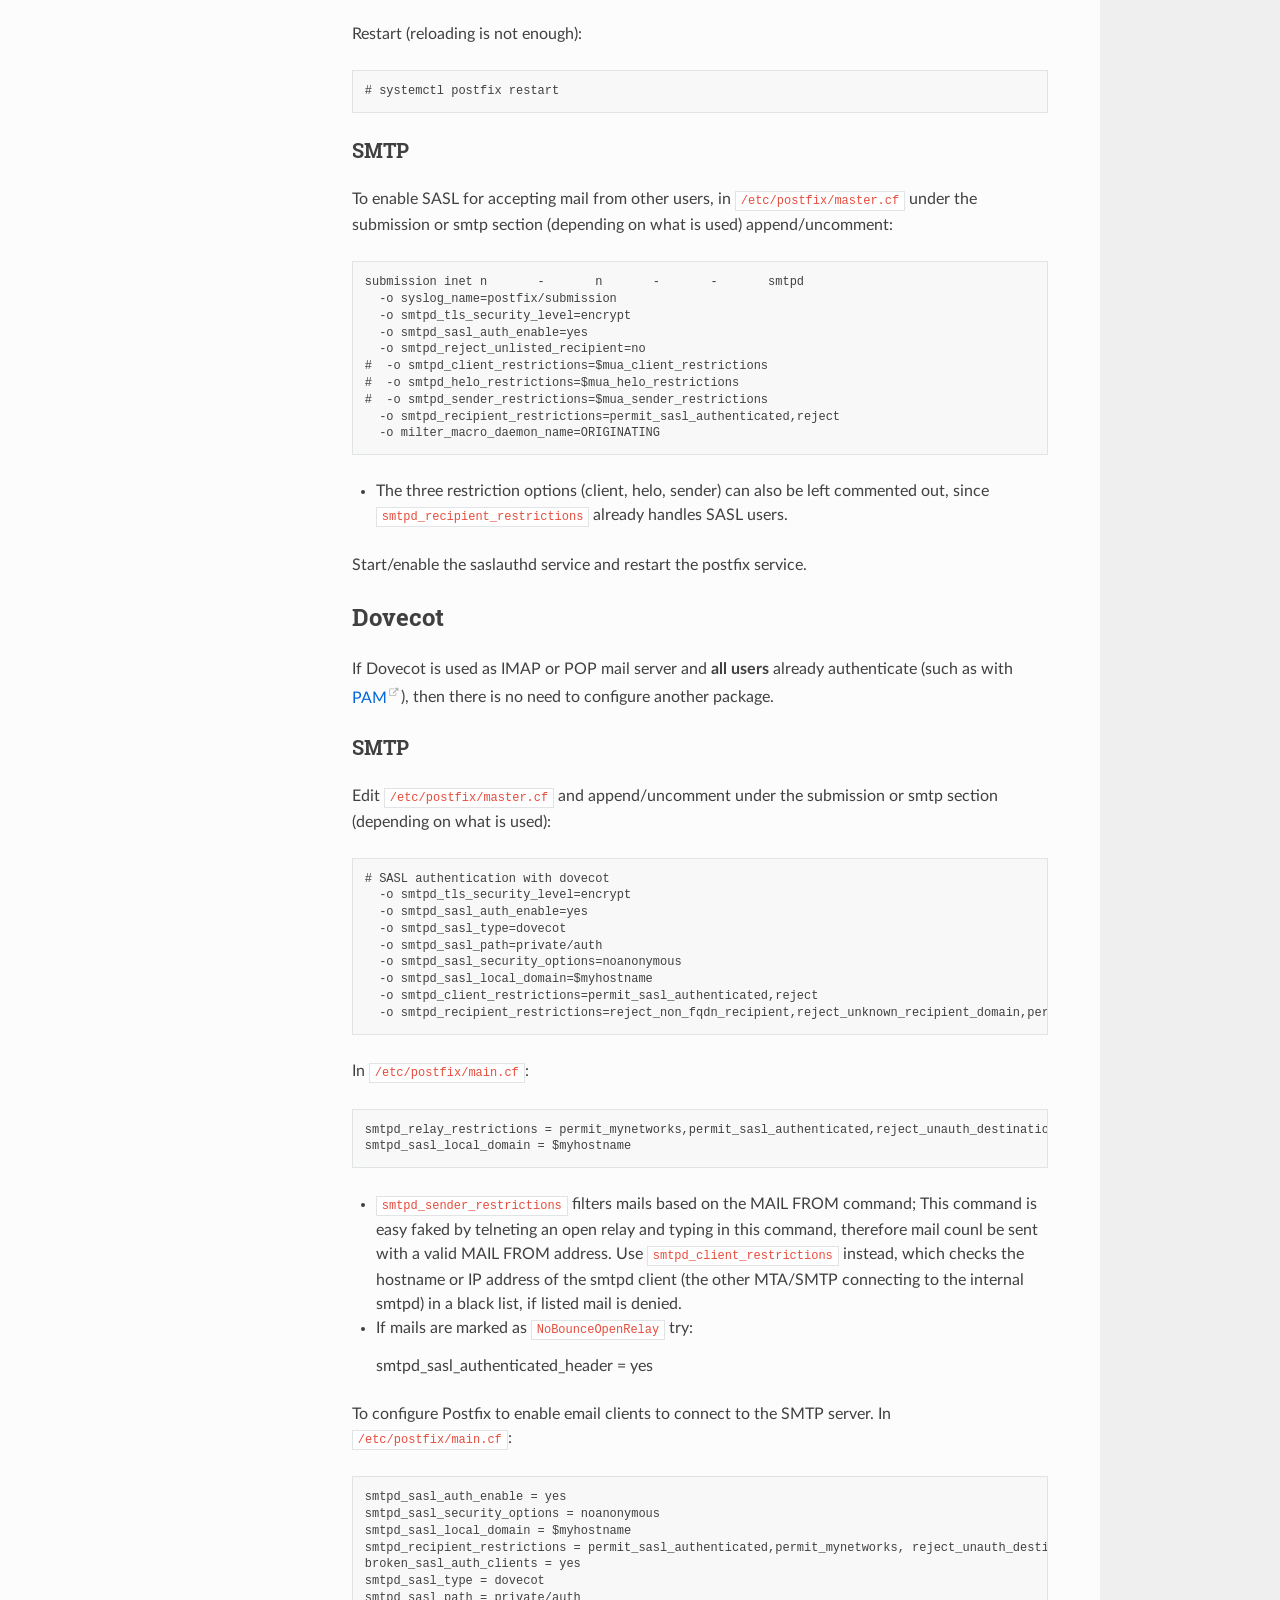
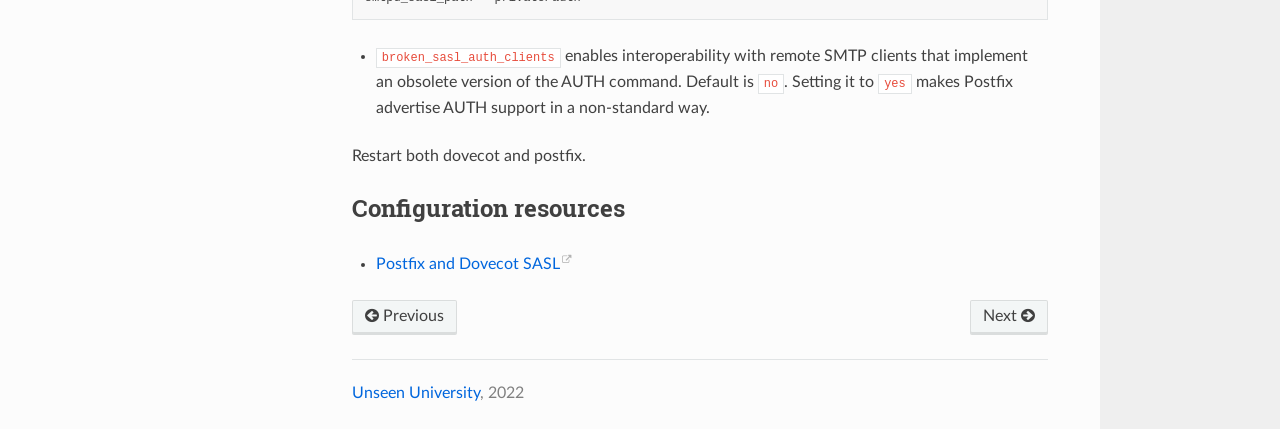
<file: docs/SASL.html>
<!DOCTYPE html>
<html class="writer-html5" lang="en" >
<head>
  <meta charset="utf-8" /><meta name="generator" content="Docutils 0.17.1: http://docutils.sourceforge.net/" />

  <meta name="viewport" content="width=device-width, initial-scale=1.0" />
  <title>SASL &mdash; Mailserver mitigations</title>
      <link rel="stylesheet" href="../_static/pygments.css" type="text/css" />
      <link rel="stylesheet" href="../_static/css/theme.css" type="text/css" />
      <link rel="stylesheet" href="../_static/css/custom.css" type="text/css" />
    <link rel="shortcut icon" href="../_static/favicon.ico"/>
  <!--[if lt IE 9]>
    <script src="../_static/js/html5shiv.min.js"></script>
  <![endif]-->
  
        <script data-url_root="../" id="documentation_options" src="../_static/documentation_options.js"></script>
        <script src="../_static/jquery.js"></script>
        <script src="../_static/underscore.js"></script>
        <script src="../_static/_sphinx_javascript_frameworks_compat.js"></script>
        <script src="../_static/doctools.js"></script>
    <script src="../_static/js/theme.js"></script>
    <link rel="index" title="Index" href="../genindex.html" />
    <link rel="search" title="Search" href="../search.html" />
    <link rel="next" title="SPF" href="SPF.html" />
    <link rel="prev" title="Rspamd" href="Rspamd.html" /> 
</head>

<body class="wy-body-for-nav"> 
  <div class="wy-grid-for-nav">
    <nav data-toggle="wy-nav-shift" class="wy-nav-side">
      <div class="wy-side-scroll">
        <div class="wy-side-nav-search" >
            <a href="../index.html" class="icon icon-home"> Mailserver mitigations
            <img src="../_static/logo.png" class="logo" alt="Logo"/>
          </a>
<div role="search">
  <form id="rtd-search-form" class="wy-form" action="../search.html" method="get">
    <input type="text" name="q" placeholder="Search docs" />
    <input type="hidden" name="check_keywords" value="yes" />
    <input type="hidden" name="area" value="default" />
  </form>
</div>
        </div><div class="wy-menu wy-menu-vertical" data-spy="affix" role="navigation" aria-label="Navigation menu">
              <p class="caption" role="heading"><span class="caption-text">Common mitigations</span></p>
<ul class="current">
<li class="toctree-l1"><a class="reference internal" href="Cyrus.html">Cyrus</a></li>
<li class="toctree-l1"><a class="reference internal" href="DANE.html">DANE</a></li>
<li class="toctree-l1"><a class="reference internal" href="DKIM.html">DKIM</a></li>
<li class="toctree-l1"><a class="reference internal" href="Dovecot.html">Dovecot</a></li>
<li class="toctree-l1"><a class="reference internal" href="Postfix.html">Postfix</a></li>
<li class="toctree-l1"><a class="reference internal" href="Rspamd.html">Rspamd</a></li>
<li class="toctree-l1 current"><a class="current reference internal" href="#">SASL</a></li>
<li class="toctree-l1"><a class="reference internal" href="SPF.html">SPF</a></li>
<li class="toctree-l1"><a class="reference internal" href="TLS.html">TLS</a></li>
</ul>
<p class="caption" role="heading"><span class="caption-text">All mitigations</span></p>
<ul>
<li class="toctree-l1"><a class="reference external" href="https://tymyrddin.github.io/mitigations/">Overview</a></li>
</ul>

        </div>
      </div>
    </nav>

    <section data-toggle="wy-nav-shift" class="wy-nav-content-wrap"><nav class="wy-nav-top" aria-label="Mobile navigation menu" >
          <i data-toggle="wy-nav-top" class="fa fa-bars"></i>
          <a href="../index.html">Mailserver mitigations</a>
      </nav>

      <div class="wy-nav-content">
        <div class="rst-content style-external-links">
          <div role="navigation" aria-label="Page navigation">
  <ul class="wy-breadcrumbs">
      <li><a href="../index.html" class="icon icon-home"></a> &raquo;</li>
      <li>SASL</li>
      <li class="wy-breadcrumbs-aside">
            <a href="../_sources/docs/SASL.md.txt" rel="nofollow"> View page source</a>
      </li>
  </ul>
  <hr/>
</div>
          <div role="main" class="document" itemscope="itemscope" itemtype="http://schema.org/Article">
           <div itemprop="articleBody">
             
  <section id="sasl">
<h1>SASL<a class="headerlink" href="#sasl" title="Permalink to this heading"></a></h1>
<p>Once Postfix is up and running, add SASL authentication to avoid open relaying. In order to prevent anonymous users from spamming, only authenticated and trusted users will be able to send emails. Postfix supports two SASL implementations: Cyrus SASL (SMTP client and server) and Dovecot SASL (SMTP server only). Both implementations can be built into Postfix simultaneously.</p>
<section id="cyrus">
<h2>Cyrus<a class="headerlink" href="#cyrus" title="Permalink to this heading"></a></h2>
<p>Install:</p>
<div class="highlight-none notranslate"><div class="highlight"><pre><span></span># apt-get install libsasl2-modules sasl2-bin
</pre></div>
</div>
<p>SASL can use different authentication methods. The default one is PAM (as configured in <code class="docutils literal notranslate"><span class="pre">/etc/conf.d/saslauthd</span></code>), but to set it up properly you have to create <code class="docutils literal notranslate"><span class="pre">/etc/sasl2/smtpd.conf</span></code>. Pambase 20190105.1-1 and newer use restrictive fallback for “other” PAM service, and a pam configuration file is required.</p>
<p>Create a file <code class="docutils literal notranslate"><span class="pre">/etc/postfix/sasl/smtpd.conf</span></code>:</p>
<div class="highlight-none notranslate"><div class="highlight"><pre><span></span>pwcheck_method: saslauthd
mech_list: PLAIN LOGIN
log_level: 7
</pre></div>
</div>
<p>Setup a separate saslauthd process to be used from Postfix. Create a copy of saslauthd’s config file:</p>
<div class="highlight-none notranslate"><div class="highlight"><pre><span></span># cp /etc/default/saslauthd /etc/default/saslauthd-postfix
</pre></div>
</div>
<p>Append:</p>
<div class="highlight-none notranslate"><div class="highlight"><pre><span></span>START=yes
DESC=&quot;SASL Auth. Daemon for Postfix&quot;
NAME=&quot;saslauthd-postf&quot;      # max. 15 char.
# Option -m sets working dir for saslauthd (contains socket)
OPTIONS=&quot;-c -m /var/spool/postfix/var/run/saslauthd&quot;        # postfix/smtp in chroot()
</pre></div>
</div>
<p>Create the required subdirectories in postfix chroot directory:</p>
<div class="highlight-none notranslate"><div class="highlight"><pre><span></span>dpkg-statoverride --add root sasl 710 /var/spool/postfix/var/run/saslauthd
</pre></div>
</div>
<p>Add user <code class="docutils literal notranslate"><span class="pre">postfix</span></code> to the group <code class="docutils literal notranslate"><span class="pre">sasl</span></code>:</p>
<div class="highlight-none notranslate"><div class="highlight"><pre><span></span>adduser postfix sasl
</pre></div>
</div>
<p>Restart saslauthd:</p>
<div class="highlight-none notranslate"><div class="highlight"><pre><span></span># systemctl saslauthd  restart
[ ok ] Stopping SASL Auth. Daemon: saslauthd.
[ ok ] Stopping SASL Auth. Daemon for Postfix: saslauthd-postf.
[ ok ] Starting SASL Auth. Daemon: saslauthd.
[ ok ] Starting SASL Auth. Daemon for Postfix: saslauthd-postf.
</pre></div>
</div>
<p>Edit <code class="docutils literal notranslate"><span class="pre">/etc/postfix/main.cf</span></code>:</p>
<div class="highlight-none notranslate"><div class="highlight"><pre><span></span>smtpd_sasl_local_domain = $myhostname
smtpd_sasl_auth_enable = yes
broken_sasl_auth_clients = yes
smtpd_sasl_security_options = noanonymous
smtpd_recipient_restrictions = permit_sasl_authenticated, permit_mynetworks, reject_unauth_destination
</pre></div>
</div>
<p>Restart (reloading is not enough):</p>
<div class="highlight-none notranslate"><div class="highlight"><pre><span></span># systemctl postfix restart
</pre></div>
</div>
<section id="smtp">
<h3>SMTP<a class="headerlink" href="#smtp" title="Permalink to this heading"></a></h3>
<p>To enable SASL for accepting mail from other users, in <code class="docutils literal notranslate"><span class="pre">/etc/postfix/master.cf</span></code> under the submission or smtp section (depending on what is used) append/uncomment:</p>
<div class="highlight-none notranslate"><div class="highlight"><pre><span></span>submission inet n       -       n       -       -       smtpd
  -o syslog_name=postfix/submission
  -o smtpd_tls_security_level=encrypt
  -o smtpd_sasl_auth_enable=yes
  -o smtpd_reject_unlisted_recipient=no
#  -o smtpd_client_restrictions=$mua_client_restrictions
#  -o smtpd_helo_restrictions=$mua_helo_restrictions
#  -o smtpd_sender_restrictions=$mua_sender_restrictions
  -o smtpd_recipient_restrictions=permit_sasl_authenticated,reject
  -o milter_macro_daemon_name=ORIGINATING
</pre></div>
</div>
<ul class="simple">
<li><p>The three restriction options (client, helo, sender) can also be left commented out, since <code class="docutils literal notranslate"><span class="pre">smtpd_recipient_restrictions</span></code> already handles SASL users.</p></li>
</ul>
<p>Start/enable the saslauthd service and restart the postfix service.</p>
</section>
</section>
<section id="dovecot">
<h2>Dovecot<a class="headerlink" href="#dovecot" title="Permalink to this heading"></a></h2>
<p>If Dovecot is used as IMAP or POP mail server and <strong>all users</strong> already authenticate (such as with <a class="reference external" href="https://tymyrddin.github.io/linux-server-mitigations/docs/pki/PAM.html" title="(in Linux server mitigations)"><span class="xref myst">PAM</span></a>), then there is no need to configure another package.</p>
<section id="id1">
<h3>SMTP<a class="headerlink" href="#id1" title="Permalink to this heading"></a></h3>
<p>Edit <code class="docutils literal notranslate"><span class="pre">/etc/postfix/master.cf</span></code> and append/uncomment under the submission or smtp section (depending on what is used):</p>
<div class="highlight-none notranslate"><div class="highlight"><pre><span></span># SASL authentication with dovecot
  -o smtpd_tls_security_level=encrypt
  -o smtpd_sasl_auth_enable=yes
  -o smtpd_sasl_type=dovecot
  -o smtpd_sasl_path=private/auth
  -o smtpd_sasl_security_options=noanonymous
  -o smtpd_sasl_local_domain=$myhostname
  -o smtpd_client_restrictions=permit_sasl_authenticated,reject
  -o smtpd_recipient_restrictions=reject_non_fqdn_recipient,reject_unknown_recipient_domain,permit_sasl_authenticated,reject
</pre></div>
</div>
<p>In <code class="docutils literal notranslate"><span class="pre">/etc/postfix/main.cf</span></code>:</p>
<div class="highlight-none notranslate"><div class="highlight"><pre><span></span>smtpd_relay_restrictions = permit_mynetworks,permit_sasl_authenticated,reject_unauth_destination
smtpd_sasl_local_domain = $myhostname
</pre></div>
</div>
<ul>
<li><p><code class="docutils literal notranslate"><span class="pre">smtpd_sender_restrictions</span></code> filters mails based on the MAIL FROM command; This command is easy faked by telneting an open relay and typing in this command, therefore mail counl be sent with a valid MAIL FROM address. Use <code class="docutils literal notranslate"><span class="pre">smtpd_client_restrictions</span></code> instead, which checks the hostname or IP address of the smtpd client (the other MTA/SMTP connecting to the internal smtpd) in a black list, if listed mail is denied.</p></li>
<li><p>If mails are marked as <code class="docutils literal notranslate"><span class="pre">NoBounceOpenRelay</span></code> try:</p>
<p>smtpd_sasl_authenticated_header = yes</p>
</li>
</ul>
<p>To configure Postfix to enable email clients to connect to the SMTP server. In <code class="docutils literal notranslate"><span class="pre">/etc/postfix/main.cf</span></code>:</p>
<div class="highlight-none notranslate"><div class="highlight"><pre><span></span>smtpd_sasl_auth_enable = yes
smtpd_sasl_security_options = noanonymous
smtpd_sasl_local_domain = $myhostname
smtpd_recipient_restrictions = permit_sasl_authenticated,permit_mynetworks, reject_unauth_destination
broken_sasl_auth_clients = yes
smtpd_sasl_type = dovecot
smtpd_sasl_path = private/auth
</pre></div>
</div>
<ul class="simple">
<li><p><code class="docutils literal notranslate"><span class="pre">broken_sasl_auth_clients</span></code> enables interoperability with remote SMTP clients that implement an obsolete version of the AUTH command. Default is <code class="docutils literal notranslate"><span class="pre">no</span></code>. Setting it to <code class="docutils literal notranslate"><span class="pre">yes</span></code> makes Postfix advertise AUTH support in a non-standard way.</p></li>
</ul>
<p>Restart both dovecot and postfix.</p>
</section>
</section>
<section id="configuration-resources">
<h2>Configuration resources<a class="headerlink" href="#configuration-resources" title="Permalink to this heading"></a></h2>
<ul class="simple">
<li><p><a class="reference external" href="https://wiki2.dovecot.org/HowTo/PostfixAndDovecotSASL">Postfix and Dovecot SASL</a></p></li>
</ul>
</section>
</section>


           </div>
          </div>
          <footer><div class="rst-footer-buttons" role="navigation" aria-label="Footer">
        <a href="Rspamd.html" class="btn btn-neutral float-left" title="Rspamd" accesskey="p" rel="prev"><span class="fa fa-arrow-circle-left" aria-hidden="true"></span> Previous</a>
        <a href="SPF.html" class="btn btn-neutral float-right" title="SPF" accesskey="n" rel="next">Next <span class="fa fa-arrow-circle-right" aria-hidden="true"></span></a>
    </div>

  <hr/>

  <div role="contentinfo">
        <a href="https://unseen-uni.netlify.app/">Unseen University</a>, 2022

  </div>

   

</footer>
        </div>
      </div>
    </section>
  </div>
  <script>
      jQuery(function () {
          SphinxRtdTheme.Navigation.enable(false);
      });
  </script> 

</body>
</html>
</file>
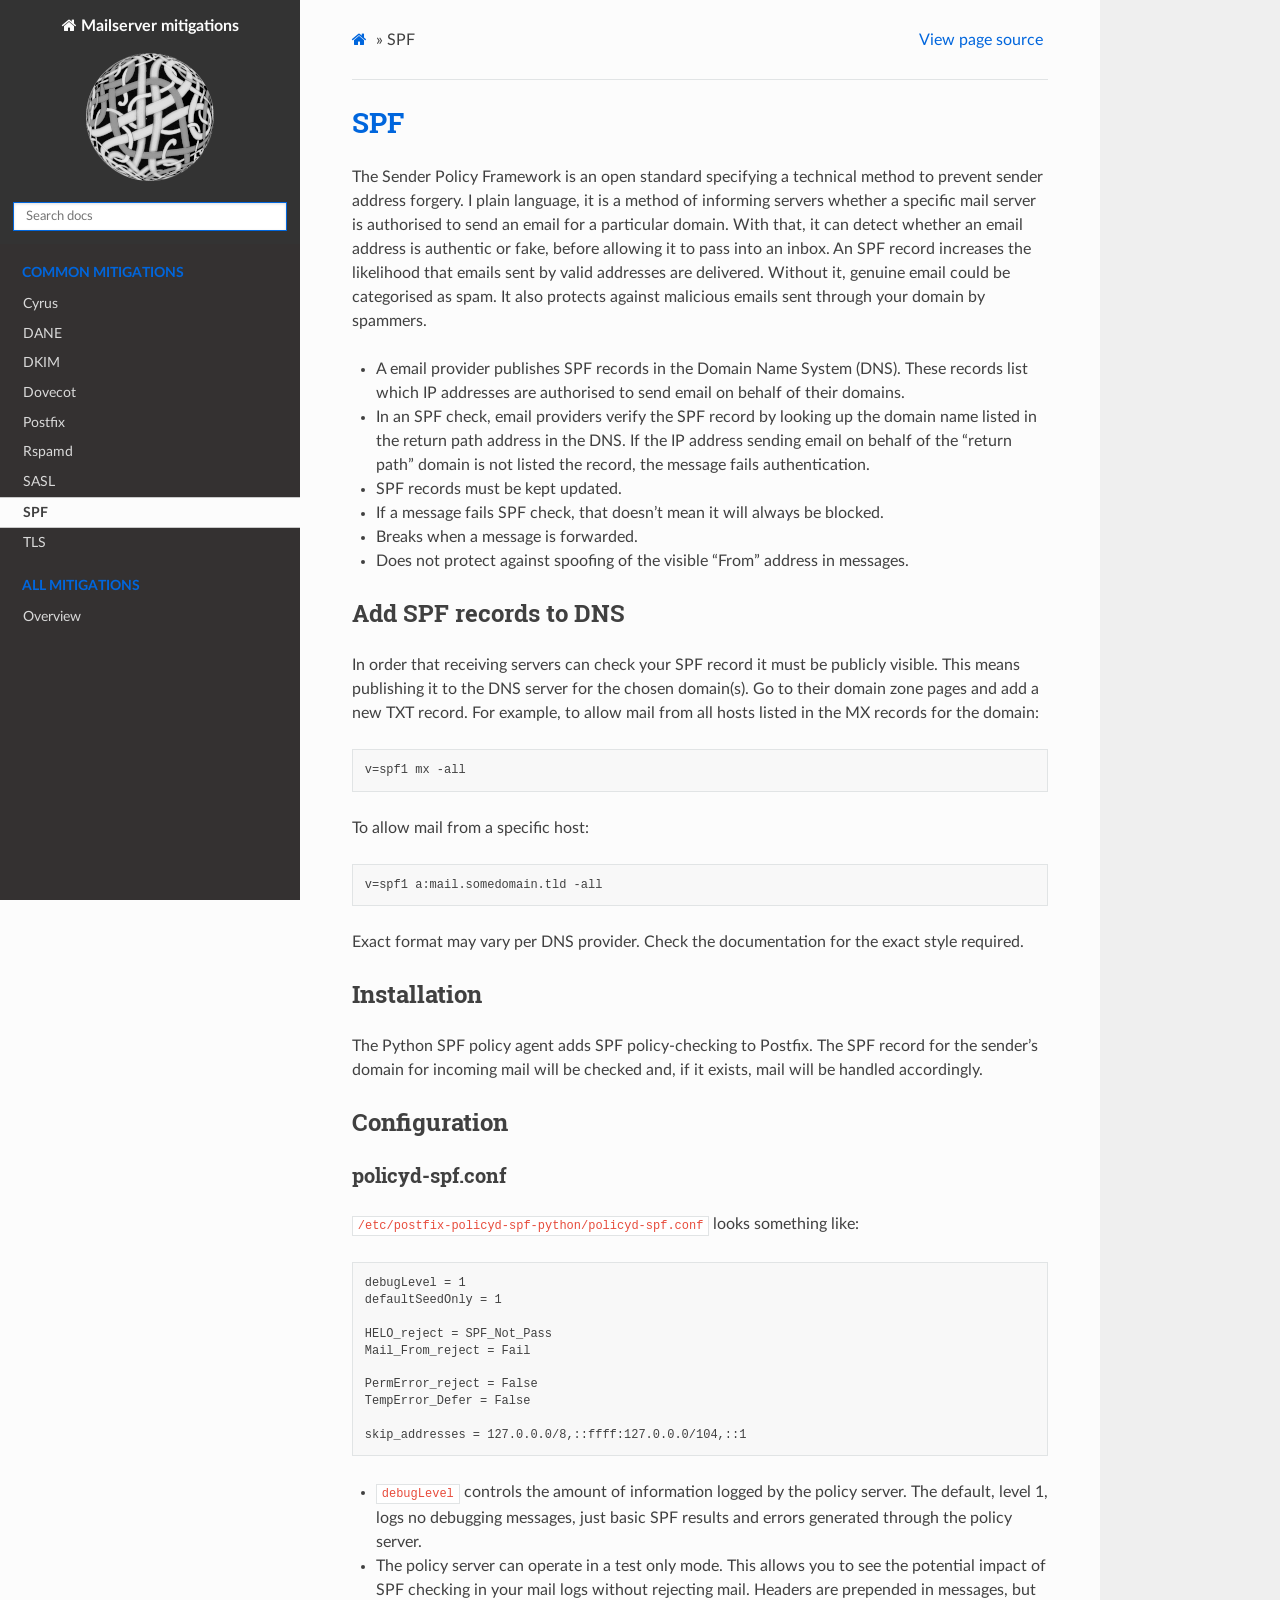
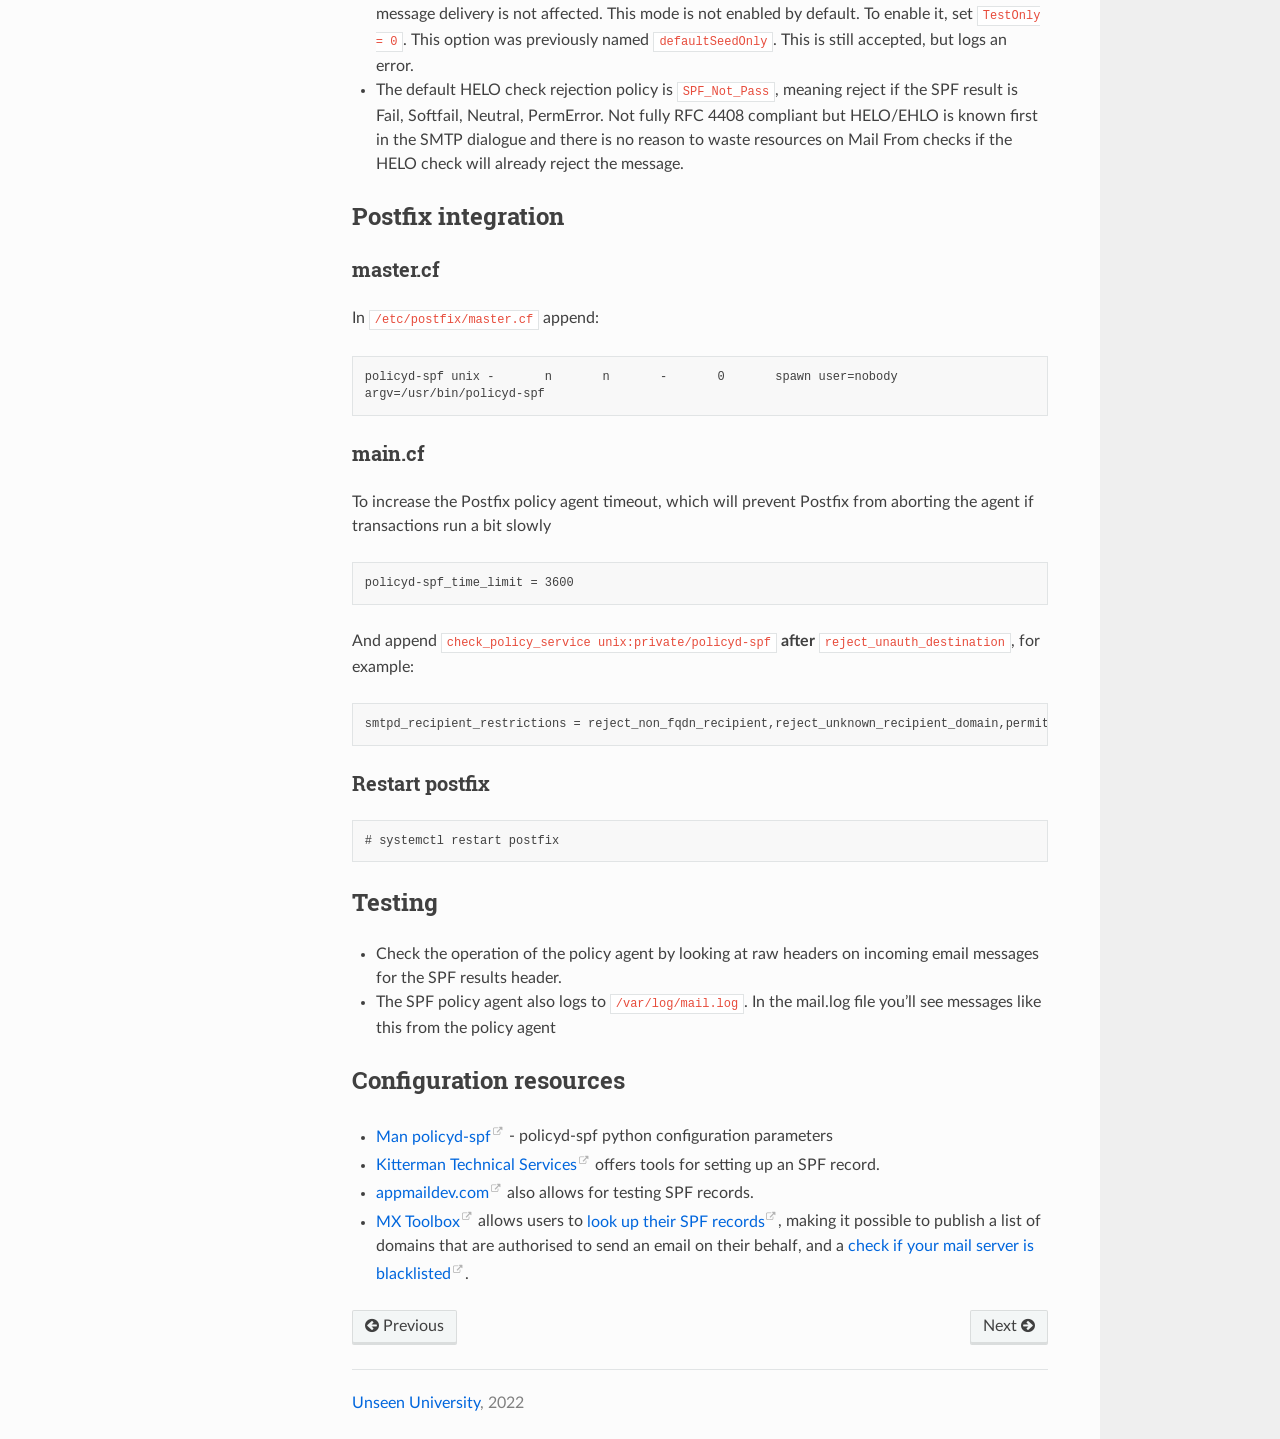
<file: docs/SPF.html>
<!DOCTYPE html>
<html class="writer-html5" lang="en" >
<head>
  <meta charset="utf-8" /><meta name="generator" content="Docutils 0.17.1: http://docutils.sourceforge.net/" />

  <meta name="viewport" content="width=device-width, initial-scale=1.0" />
  <title>SPF &mdash; Mailserver mitigations</title>
      <link rel="stylesheet" href="../_static/pygments.css" type="text/css" />
      <link rel="stylesheet" href="../_static/css/theme.css" type="text/css" />
      <link rel="stylesheet" href="../_static/css/custom.css" type="text/css" />
    <link rel="shortcut icon" href="../_static/favicon.ico"/>
  <!--[if lt IE 9]>
    <script src="../_static/js/html5shiv.min.js"></script>
  <![endif]-->
  
        <script data-url_root="../" id="documentation_options" src="../_static/documentation_options.js"></script>
        <script src="../_static/jquery.js"></script>
        <script src="../_static/underscore.js"></script>
        <script src="../_static/_sphinx_javascript_frameworks_compat.js"></script>
        <script src="../_static/doctools.js"></script>
    <script src="../_static/js/theme.js"></script>
    <link rel="index" title="Index" href="../genindex.html" />
    <link rel="search" title="Search" href="../search.html" />
    <link rel="next" title="TLS" href="TLS.html" />
    <link rel="prev" title="SASL" href="SASL.html" /> 
</head>

<body class="wy-body-for-nav"> 
  <div class="wy-grid-for-nav">
    <nav data-toggle="wy-nav-shift" class="wy-nav-side">
      <div class="wy-side-scroll">
        <div class="wy-side-nav-search" >
            <a href="../index.html" class="icon icon-home"> Mailserver mitigations
            <img src="../_static/logo.png" class="logo" alt="Logo"/>
          </a>
<div role="search">
  <form id="rtd-search-form" class="wy-form" action="../search.html" method="get">
    <input type="text" name="q" placeholder="Search docs" />
    <input type="hidden" name="check_keywords" value="yes" />
    <input type="hidden" name="area" value="default" />
  </form>
</div>
        </div><div class="wy-menu wy-menu-vertical" data-spy="affix" role="navigation" aria-label="Navigation menu">
              <p class="caption" role="heading"><span class="caption-text">Common mitigations</span></p>
<ul class="current">
<li class="toctree-l1"><a class="reference internal" href="Cyrus.html">Cyrus</a></li>
<li class="toctree-l1"><a class="reference internal" href="DANE.html">DANE</a></li>
<li class="toctree-l1"><a class="reference internal" href="DKIM.html">DKIM</a></li>
<li class="toctree-l1"><a class="reference internal" href="Dovecot.html">Dovecot</a></li>
<li class="toctree-l1"><a class="reference internal" href="Postfix.html">Postfix</a></li>
<li class="toctree-l1"><a class="reference internal" href="Rspamd.html">Rspamd</a></li>
<li class="toctree-l1"><a class="reference internal" href="SASL.html">SASL</a></li>
<li class="toctree-l1 current"><a class="current reference internal" href="#">SPF</a></li>
<li class="toctree-l1"><a class="reference internal" href="TLS.html">TLS</a></li>
</ul>
<p class="caption" role="heading"><span class="caption-text">All mitigations</span></p>
<ul>
<li class="toctree-l1"><a class="reference external" href="https://tymyrddin.github.io/mitigations/">Overview</a></li>
</ul>

        </div>
      </div>
    </nav>

    <section data-toggle="wy-nav-shift" class="wy-nav-content-wrap"><nav class="wy-nav-top" aria-label="Mobile navigation menu" >
          <i data-toggle="wy-nav-top" class="fa fa-bars"></i>
          <a href="../index.html">Mailserver mitigations</a>
      </nav>

      <div class="wy-nav-content">
        <div class="rst-content style-external-links">
          <div role="navigation" aria-label="Page navigation">
  <ul class="wy-breadcrumbs">
      <li><a href="../index.html" class="icon icon-home"></a> &raquo;</li>
      <li>SPF</li>
      <li class="wy-breadcrumbs-aside">
            <a href="../_sources/docs/SPF.md.txt" rel="nofollow"> View page source</a>
      </li>
  </ul>
  <hr/>
</div>
          <div role="main" class="document" itemscope="itemscope" itemtype="http://schema.org/Article">
           <div itemprop="articleBody">
             
  <section id="spf">
<h1>SPF<a class="headerlink" href="#spf" title="Permalink to this heading"></a></h1>
<p>The Sender Policy Framework is an open standard specifying a technical method to prevent sender address forgery. I plain language, it is a method of informing servers whether a specific mail server is authorised to send an email for a particular domain. With that, it can detect whether an email address is authentic or fake, before allowing it to pass into an inbox. An SPF record increases the likelihood that emails sent by valid addresses are delivered. Without it, genuine email could be categorised as spam. It also protects against malicious emails sent through your domain by spammers.</p>
<ul class="simple">
<li><p>A email provider publishes SPF records in the Domain Name System (DNS). These records list which IP addresses are authorised to send email on behalf of their domains.</p></li>
<li><p>In an SPF check, email providers verify the SPF record by looking up the domain name listed in the return path address in the DNS. If the IP address sending email on behalf of the “return path” domain is not listed the record, the message fails authentication.</p></li>
<li><p>SPF records must be kept updated.</p></li>
<li><p>If a message fails SPF check, that doesn’t mean it will always be blocked.</p></li>
<li><p>Breaks when a message is forwarded.</p></li>
<li><p>Does not protect against spoofing of the visible “From” address in messages.</p></li>
</ul>
<section id="add-spf-records-to-dns">
<h2>Add SPF records to DNS<a class="headerlink" href="#add-spf-records-to-dns" title="Permalink to this heading"></a></h2>
<p>In order that receiving servers can check your SPF record it must be publicly visible. This means publishing it to the DNS server for the chosen domain(s). Go to their domain zone pages and add a new TXT record. For example, to allow mail from all hosts listed in the MX records for the domain:</p>
<div class="highlight-none notranslate"><div class="highlight"><pre><span></span>v=spf1 mx -all
</pre></div>
</div>
<p>To allow mail from a specific host:</p>
<div class="highlight-none notranslate"><div class="highlight"><pre><span></span>v=spf1 a:mail.somedomain.tld -all
</pre></div>
</div>
<p>Exact format may vary per DNS provider. Check the documentation for the exact style required.</p>
</section>
<section id="installation">
<h2>Installation<a class="headerlink" href="#installation" title="Permalink to this heading"></a></h2>
<p>The Python SPF policy agent adds SPF policy-checking to Postfix. The SPF record for the sender’s domain for incoming mail will be checked and, if it exists, mail will be handled accordingly.</p>
</section>
<section id="configuration">
<h2>Configuration<a class="headerlink" href="#configuration" title="Permalink to this heading"></a></h2>
<section id="policyd-spf-conf">
<h3>policyd-spf.conf<a class="headerlink" href="#policyd-spf-conf" title="Permalink to this heading"></a></h3>
<p><code class="docutils literal notranslate"><span class="pre">/etc/postfix-policyd-spf-python/policyd-spf.conf</span></code> looks something like:</p>
<div class="highlight-none notranslate"><div class="highlight"><pre><span></span>debugLevel = 1
defaultSeedOnly = 1

HELO_reject = SPF_Not_Pass
Mail_From_reject = Fail

PermError_reject = False
TempError_Defer = False

skip_addresses = 127.0.0.0/8,::ffff:127.0.0.0/104,::1
</pre></div>
</div>
<ul class="simple">
<li><p><code class="docutils literal notranslate"><span class="pre">debugLevel</span></code> controls the amount of information logged by the policy server. The default, level 1, logs no debugging messages, just basic SPF results and errors generated through the policy server.</p></li>
<li><p>The policy server can operate in a test only mode. This allows you to see the potential impact of SPF checking in your mail logs without rejecting mail. Headers are prepended in messages, but message delivery is not affected. This mode is not enabled by default. To enable it, set <code class="docutils literal notranslate"><span class="pre">TestOnly</span> <span class="pre">=</span> <span class="pre">0</span></code>. This option was previously named <code class="docutils literal notranslate"><span class="pre">defaultSeedOnly</span></code>. This is still accepted, but logs an error.</p></li>
<li><p>The default HELO check rejection policy is <code class="docutils literal notranslate"><span class="pre">SPF_Not_Pass</span></code>, meaning reject if the SPF result is Fail, Softfail, Neutral, PermError. Not fully RFC 4408 compliant but HELO/EHLO is known first in the SMTP dialogue and there is no reason to waste resources on Mail From checks if the HELO check will already reject the message.</p></li>
</ul>
</section>
</section>
<section id="postfix-integration">
<h2>Postfix integration<a class="headerlink" href="#postfix-integration" title="Permalink to this heading"></a></h2>
<section id="master-cf">
<h3>master.cf<a class="headerlink" href="#master-cf" title="Permalink to this heading"></a></h3>
<p>In <code class="docutils literal notranslate"><span class="pre">/etc/postfix/master.cf</span></code> append:</p>
<div class="highlight-none notranslate"><div class="highlight"><pre><span></span>policyd-spf unix -       n       n       -       0       spawn user=nobody
argv=/usr/bin/policyd-spf
</pre></div>
</div>
</section>
<section id="main-cf">
<h3>main.cf<a class="headerlink" href="#main-cf" title="Permalink to this heading"></a></h3>
<p>To increase the Postfix policy agent timeout, which will prevent Postfix from aborting the agent if transactions run a bit slowly</p>
<div class="highlight-none notranslate"><div class="highlight"><pre><span></span>policyd-spf_time_limit = 3600
</pre></div>
</div>
<p>And append <code class="docutils literal notranslate"><span class="pre">check_policy_service</span> <span class="pre">unix:private/policyd-spf</span></code> <strong>after</strong> <code class="docutils literal notranslate"><span class="pre">reject_unauth_destination</span></code>, for example:</p>
<div class="highlight-none notranslate"><div class="highlight"><pre><span></span>smtpd_recipient_restrictions = reject_non_fqdn_recipient,reject_unknown_recipient_domain,permit_mynetworks,permit_sasl_authenticated,reject_unauth_destination,reject_non_fqdn_sender,reject_unlisted_recipient,check_policy_service unix:private/policyd-spf
</pre></div>
</div>
</section>
<section id="restart-postfix">
<h3>Restart postfix<a class="headerlink" href="#restart-postfix" title="Permalink to this heading"></a></h3>
<div class="highlight-none notranslate"><div class="highlight"><pre><span></span># systemctl restart postfix
</pre></div>
</div>
</section>
</section>
<section id="testing">
<h2>Testing<a class="headerlink" href="#testing" title="Permalink to this heading"></a></h2>
<ul class="simple">
<li><p>Check the operation of the policy agent by looking at raw headers on incoming email messages for the SPF results header.</p></li>
<li><p>The SPF policy agent also logs to <code class="docutils literal notranslate"><span class="pre">/var/log/mail.log</span></code>. In the mail.log file you’ll see messages like this from the policy agent</p></li>
</ul>
</section>
<section id="configuration-resources">
<h2>Configuration resources<a class="headerlink" href="#configuration-resources" title="Permalink to this heading"></a></h2>
<ul class="simple">
<li><p><a class="reference external" href="https://manpages.debian.org/testing/postfix-policyd-spf-python/policyd-spf.conf.5.en.html">Man policyd-spf</a> - policyd-spf python configuration parameters</p></li>
<li><p><a class="reference external" href="https://www.kitterman.com/spf/validate.html">Kitterman Technical Services</a> offers tools for setting up an SPF record.</p></li>
<li><p><a class="reference external" href="https://appmaildev.com/en/spf/">appmaildev.com</a> also allows for testing SPF records.</p></li>
<li><p><a class="reference external" href="https://mxtoolbox.com/">MX Toolbox</a> allows users to <a class="reference external" href="https://mxtoolbox.com/spf.aspx">look up their SPF records</a>, making it possible to publish a list of domains that are authorised to send an email on their behalf, and a <a class="reference external" href="https://mxtoolbox.com/blacklists.aspx">check if your mail server is blacklisted</a>.</p></li>
</ul>
</section>
</section>


           </div>
          </div>
          <footer><div class="rst-footer-buttons" role="navigation" aria-label="Footer">
        <a href="SASL.html" class="btn btn-neutral float-left" title="SASL" accesskey="p" rel="prev"><span class="fa fa-arrow-circle-left" aria-hidden="true"></span> Previous</a>
        <a href="TLS.html" class="btn btn-neutral float-right" title="TLS" accesskey="n" rel="next">Next <span class="fa fa-arrow-circle-right" aria-hidden="true"></span></a>
    </div>

  <hr/>

  <div role="contentinfo">
        <a href="https://unseen-uni.netlify.app/">Unseen University</a>, 2022

  </div>

   

</footer>
        </div>
      </div>
    </section>
  </div>
  <script>
      jQuery(function () {
          SphinxRtdTheme.Navigation.enable(false);
      });
  </script> 

</body>
</html>
</file>
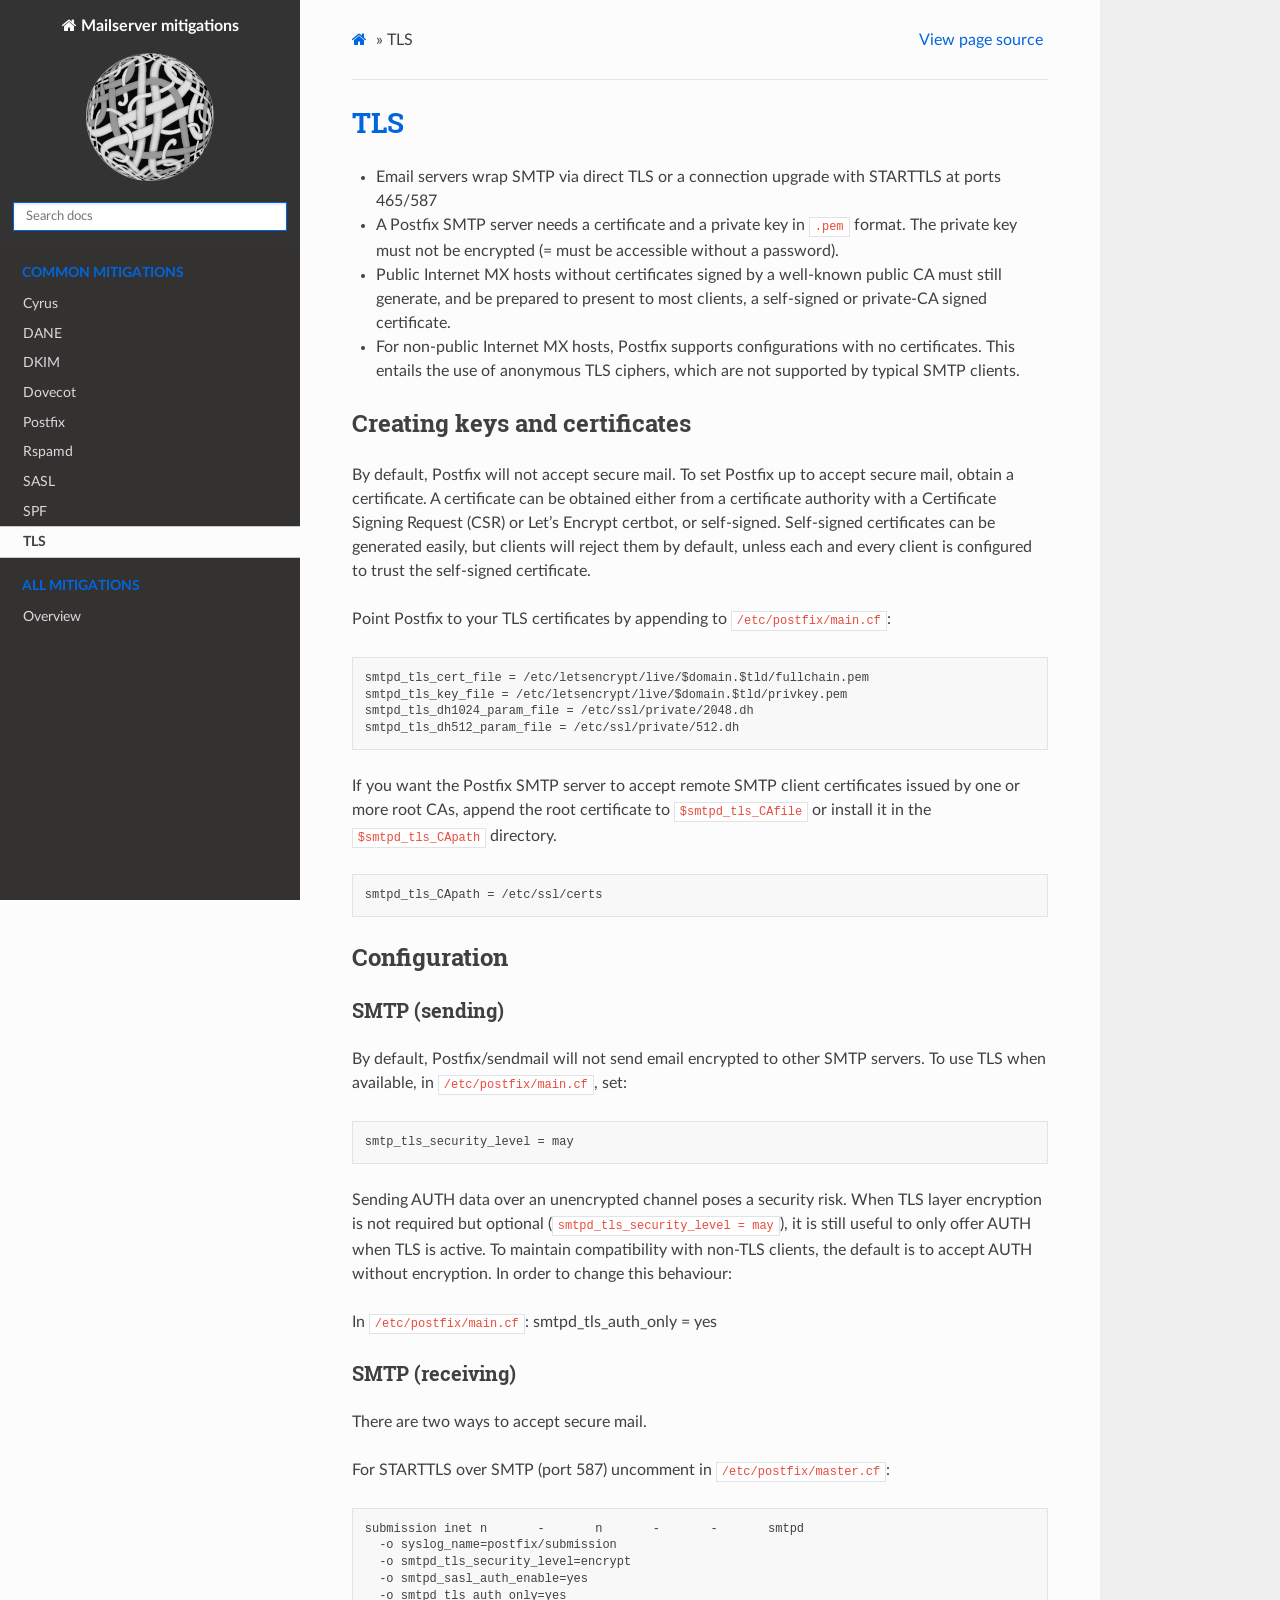
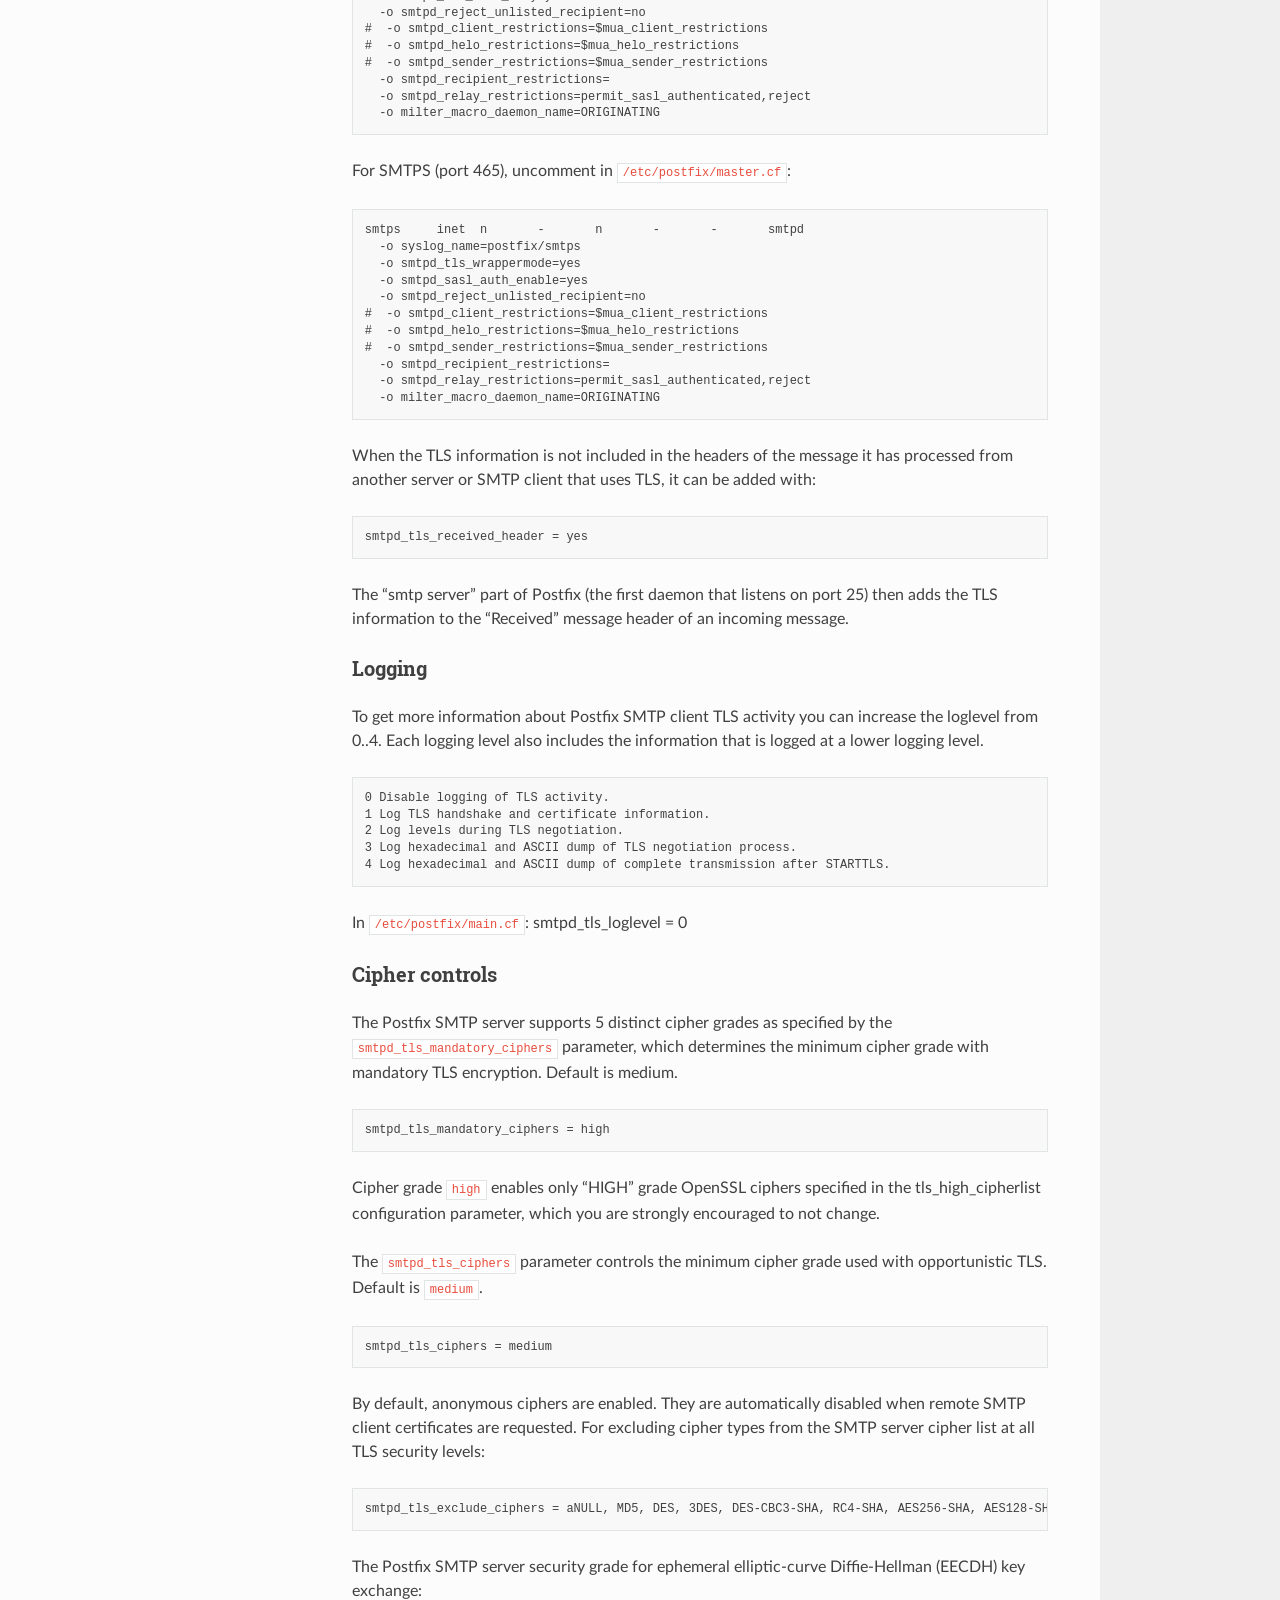
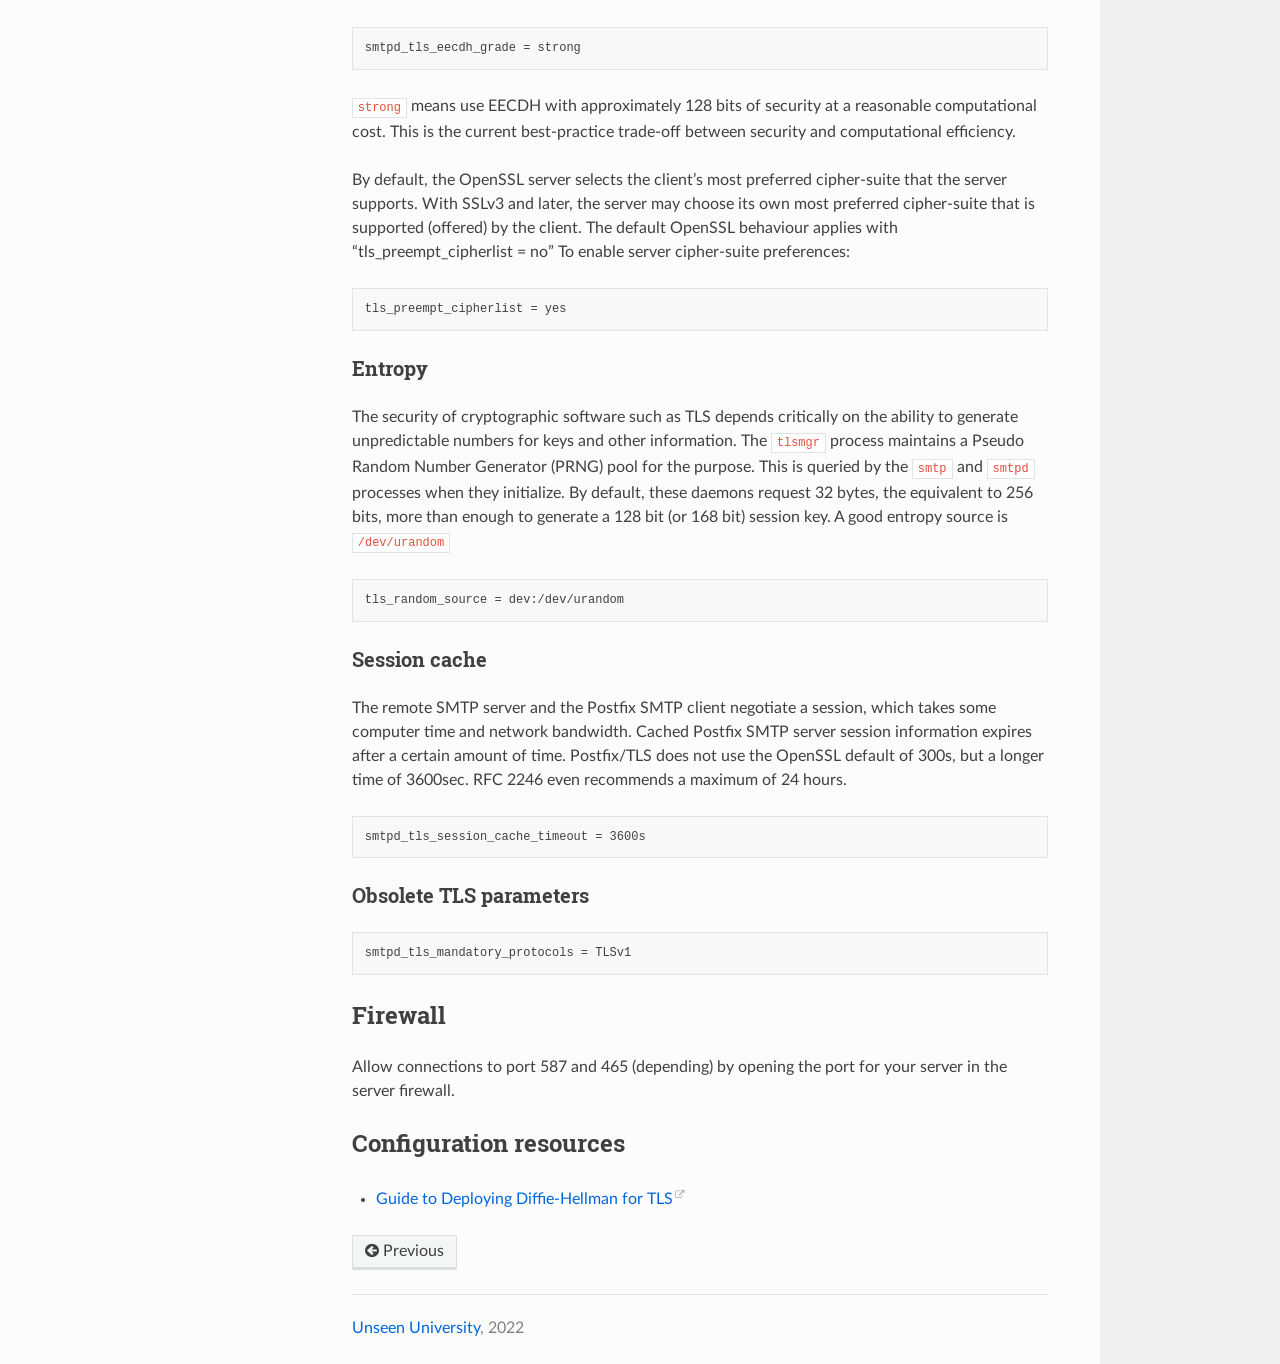
<file: docs/TLS.html>
<!DOCTYPE html>
<html class="writer-html5" lang="en" >
<head>
  <meta charset="utf-8" /><meta name="generator" content="Docutils 0.17.1: http://docutils.sourceforge.net/" />

  <meta name="viewport" content="width=device-width, initial-scale=1.0" />
  <title>TLS &mdash; Mailserver mitigations</title>
      <link rel="stylesheet" href="../_static/pygments.css" type="text/css" />
      <link rel="stylesheet" href="../_static/css/theme.css" type="text/css" />
      <link rel="stylesheet" href="../_static/css/custom.css" type="text/css" />
    <link rel="shortcut icon" href="../_static/favicon.ico"/>
  <!--[if lt IE 9]>
    <script src="../_static/js/html5shiv.min.js"></script>
  <![endif]-->
  
        <script data-url_root="../" id="documentation_options" src="../_static/documentation_options.js"></script>
        <script src="../_static/jquery.js"></script>
        <script src="../_static/underscore.js"></script>
        <script src="../_static/_sphinx_javascript_frameworks_compat.js"></script>
        <script src="../_static/doctools.js"></script>
    <script src="../_static/js/theme.js"></script>
    <link rel="index" title="Index" href="../genindex.html" />
    <link rel="search" title="Search" href="../search.html" />
    <link rel="prev" title="SPF" href="SPF.html" /> 
</head>

<body class="wy-body-for-nav"> 
  <div class="wy-grid-for-nav">
    <nav data-toggle="wy-nav-shift" class="wy-nav-side">
      <div class="wy-side-scroll">
        <div class="wy-side-nav-search" >
            <a href="../index.html" class="icon icon-home"> Mailserver mitigations
            <img src="../_static/logo.png" class="logo" alt="Logo"/>
          </a>
<div role="search">
  <form id="rtd-search-form" class="wy-form" action="../search.html" method="get">
    <input type="text" name="q" placeholder="Search docs" />
    <input type="hidden" name="check_keywords" value="yes" />
    <input type="hidden" name="area" value="default" />
  </form>
</div>
        </div><div class="wy-menu wy-menu-vertical" data-spy="affix" role="navigation" aria-label="Navigation menu">
              <p class="caption" role="heading"><span class="caption-text">Common mitigations</span></p>
<ul class="current">
<li class="toctree-l1"><a class="reference internal" href="Cyrus.html">Cyrus</a></li>
<li class="toctree-l1"><a class="reference internal" href="DANE.html">DANE</a></li>
<li class="toctree-l1"><a class="reference internal" href="DKIM.html">DKIM</a></li>
<li class="toctree-l1"><a class="reference internal" href="Dovecot.html">Dovecot</a></li>
<li class="toctree-l1"><a class="reference internal" href="Postfix.html">Postfix</a></li>
<li class="toctree-l1"><a class="reference internal" href="Rspamd.html">Rspamd</a></li>
<li class="toctree-l1"><a class="reference internal" href="SASL.html">SASL</a></li>
<li class="toctree-l1"><a class="reference internal" href="SPF.html">SPF</a></li>
<li class="toctree-l1 current"><a class="current reference internal" href="#">TLS</a></li>
</ul>
<p class="caption" role="heading"><span class="caption-text">All mitigations</span></p>
<ul>
<li class="toctree-l1"><a class="reference external" href="https://tymyrddin.github.io/mitigations/">Overview</a></li>
</ul>

        </div>
      </div>
    </nav>

    <section data-toggle="wy-nav-shift" class="wy-nav-content-wrap"><nav class="wy-nav-top" aria-label="Mobile navigation menu" >
          <i data-toggle="wy-nav-top" class="fa fa-bars"></i>
          <a href="../index.html">Mailserver mitigations</a>
      </nav>

      <div class="wy-nav-content">
        <div class="rst-content style-external-links">
          <div role="navigation" aria-label="Page navigation">
  <ul class="wy-breadcrumbs">
      <li><a href="../index.html" class="icon icon-home"></a> &raquo;</li>
      <li>TLS</li>
      <li class="wy-breadcrumbs-aside">
            <a href="../_sources/docs/TLS.md.txt" rel="nofollow"> View page source</a>
      </li>
  </ul>
  <hr/>
</div>
          <div role="main" class="document" itemscope="itemscope" itemtype="http://schema.org/Article">
           <div itemprop="articleBody">
             
  <section id="tls">
<h1>TLS<a class="headerlink" href="#tls" title="Permalink to this heading"></a></h1>
<ul class="simple">
<li><p>Email servers wrap SMTP via direct TLS or a connection upgrade with STARTTLS at ports 465/587</p></li>
<li><p>A Postfix SMTP server needs a certificate and a private key in <code class="docutils literal notranslate"><span class="pre">.pem</span></code> format. The private key must not be encrypted (= must be accessible without a password).</p></li>
<li><p>Public Internet MX hosts without certificates signed by a well-known public CA must still generate, and be prepared to present to most clients, a self-signed or private-CA signed certificate.</p></li>
<li><p>For non-public Internet MX hosts, Postfix supports configurations with no certificates. This entails the use of anonymous TLS ciphers, which are not supported by typical SMTP clients.</p></li>
</ul>
<section id="creating-keys-and-certificates">
<h2>Creating keys and certificates<a class="headerlink" href="#creating-keys-and-certificates" title="Permalink to this heading"></a></h2>
<p>By default, Postfix will not accept secure mail. To set Postfix up to accept secure mail, obtain a certificate. A certificate can be obtained either from a certificate authority with a Certificate Signing Request (CSR) or Let’s Encrypt certbot, or self-signed. Self-signed certificates can be generated easily, but clients will reject them by default, unless each and every client is configured to trust the self-signed certificate.</p>
<p>Point Postfix to your TLS certificates by appending to <code class="docutils literal notranslate"><span class="pre">/etc/postfix/main.cf</span></code>:</p>
<div class="highlight-none notranslate"><div class="highlight"><pre><span></span>smtpd_tls_cert_file = /etc/letsencrypt/live/$domain.$tld/fullchain.pem
smtpd_tls_key_file = /etc/letsencrypt/live/$domain.$tld/privkey.pem
smtpd_tls_dh1024_param_file = /etc/ssl/private/2048.dh
smtpd_tls_dh512_param_file = /etc/ssl/private/512.dh
</pre></div>
</div>
<p>If you want the Postfix SMTP server to accept remote SMTP client certificates issued by one or more root CAs, append the root certificate to <code class="docutils literal notranslate"><span class="pre">$smtpd_tls_CAfile</span></code> or install it in the <code class="docutils literal notranslate"><span class="pre">$smtpd_tls_CApath</span></code> directory.</p>
<div class="highlight-none notranslate"><div class="highlight"><pre><span></span>smtpd_tls_CApath = /etc/ssl/certs
</pre></div>
</div>
</section>
<section id="configuration">
<h2>Configuration<a class="headerlink" href="#configuration" title="Permalink to this heading"></a></h2>
<section id="smtp-sending">
<h3>SMTP (sending)<a class="headerlink" href="#smtp-sending" title="Permalink to this heading"></a></h3>
<p>By default, Postfix/sendmail will not send email encrypted to other SMTP servers. To use TLS when available, in <code class="docutils literal notranslate"><span class="pre">/etc/postfix/main.cf</span></code>, set:</p>
<div class="highlight-none notranslate"><div class="highlight"><pre><span></span>smtp_tls_security_level = may
</pre></div>
</div>
<p>Sending AUTH data over an unencrypted channel poses a security risk. When TLS layer encryption is not required but optional (<code class="docutils literal notranslate"><span class="pre">smtpd_tls_security_level</span> <span class="pre">=</span> <span class="pre">may</span></code>), it is still useful to only offer AUTH when TLS is active. To maintain compatibility with non-TLS clients, the default is to accept AUTH without encryption. In order to change this behaviour:</p>
<p>In <code class="docutils literal notranslate"><span class="pre">/etc/postfix/main.cf</span></code>:
smtpd_tls_auth_only = yes</p>
</section>
<section id="smtp-receiving">
<h3>SMTP (receiving)<a class="headerlink" href="#smtp-receiving" title="Permalink to this heading"></a></h3>
<p>There are two ways to accept secure mail.</p>
<p>For STARTTLS over SMTP (port 587) uncomment in <code class="docutils literal notranslate"><span class="pre">/etc/postfix/master.cf</span></code>:</p>
<div class="highlight-none notranslate"><div class="highlight"><pre><span></span>submission inet n       -       n       -       -       smtpd
  -o syslog_name=postfix/submission
  -o smtpd_tls_security_level=encrypt
  -o smtpd_sasl_auth_enable=yes
  -o smtpd_tls_auth_only=yes
  -o smtpd_reject_unlisted_recipient=no
#  -o smtpd_client_restrictions=$mua_client_restrictions
#  -o smtpd_helo_restrictions=$mua_helo_restrictions
#  -o smtpd_sender_restrictions=$mua_sender_restrictions
  -o smtpd_recipient_restrictions=
  -o smtpd_relay_restrictions=permit_sasl_authenticated,reject
  -o milter_macro_daemon_name=ORIGINATING
</pre></div>
</div>
<p>For SMTPS (port 465), uncomment in <code class="docutils literal notranslate"><span class="pre">/etc/postfix/master.cf</span></code>:</p>
<div class="highlight-none notranslate"><div class="highlight"><pre><span></span>smtps     inet  n       -       n       -       -       smtpd
  -o syslog_name=postfix/smtps
  -o smtpd_tls_wrappermode=yes
  -o smtpd_sasl_auth_enable=yes
  -o smtpd_reject_unlisted_recipient=no
#  -o smtpd_client_restrictions=$mua_client_restrictions
#  -o smtpd_helo_restrictions=$mua_helo_restrictions
#  -o smtpd_sender_restrictions=$mua_sender_restrictions
  -o smtpd_recipient_restrictions=
  -o smtpd_relay_restrictions=permit_sasl_authenticated,reject
  -o milter_macro_daemon_name=ORIGINATING
</pre></div>
</div>
<p>When the TLS information is not included in the headers of the message it has processed from another server or SMTP client that uses TLS, it can be added with:</p>
<div class="highlight-none notranslate"><div class="highlight"><pre><span></span>smtpd_tls_received_header = yes
</pre></div>
</div>
<p>The “smtp server” part of Postfix (the first daemon that listens on port 25) then adds the TLS information to the “Received” message header of an incoming message.</p>
</section>
<section id="logging">
<h3>Logging<a class="headerlink" href="#logging" title="Permalink to this heading"></a></h3>
<p>To get more information about Postfix SMTP client TLS activity you can increase the loglevel from 0..4. Each logging level also includes the information that is logged at a lower logging level.</p>
<div class="highlight-none notranslate"><div class="highlight"><pre><span></span>0 Disable logging of TLS activity.
1 Log TLS handshake and certificate information.
2 Log levels during TLS negotiation.
3 Log hexadecimal and ASCII dump of TLS negotiation process.
4 Log hexadecimal and ASCII dump of complete transmission after STARTTLS.
</pre></div>
</div>
<p>In <code class="docutils literal notranslate"><span class="pre">/etc/postfix/main.cf</span></code>:
smtpd_tls_loglevel = 0</p>
</section>
<section id="cipher-controls">
<h3>Cipher controls<a class="headerlink" href="#cipher-controls" title="Permalink to this heading"></a></h3>
<p>The Postfix SMTP server supports 5 distinct cipher grades as specified by the <code class="docutils literal notranslate"><span class="pre">smtpd_tls_mandatory_ciphers</span></code> parameter, which determines the minimum cipher grade with mandatory TLS encryption. Default is medium.</p>
<div class="highlight-none notranslate"><div class="highlight"><pre><span></span>smtpd_tls_mandatory_ciphers = high
</pre></div>
</div>
<p>Cipher grade <code class="docutils literal notranslate"><span class="pre">high</span></code> enables only “HIGH” grade OpenSSL ciphers specified in the tls_high_cipherlist configuration parameter, which you are strongly encouraged to not change.</p>
<p>The <code class="docutils literal notranslate"><span class="pre">smtpd_tls_ciphers</span></code> parameter controls the minimum cipher grade used with opportunistic TLS. Default is <code class="docutils literal notranslate"><span class="pre">medium</span></code>.</p>
<div class="highlight-none notranslate"><div class="highlight"><pre><span></span>smtpd_tls_ciphers = medium
</pre></div>
</div>
<p>By default, anonymous ciphers are enabled. They are automatically disabled when remote SMTP client certificates are requested. For excluding cipher types from the SMTP server cipher list at all TLS security levels:</p>
<div class="highlight-none notranslate"><div class="highlight"><pre><span></span>smtpd_tls_exclude_ciphers = aNULL, MD5, DES, 3DES, DES-CBC3-SHA, RC4-SHA, AES256-SHA, AES128-SHA, eNULL, EXPORT, RC4, PSK, aECDH, EDH-DSS-DES-CBC3-SHA, EDH-RSA-DES-CDC3-SHA, KRB5-DE5, CBC3-SHA
</pre></div>
</div>
<p>The Postfix SMTP server security grade for ephemeral elliptic-curve Diffie-Hellman (EECDH) key exchange:</p>
<div class="highlight-none notranslate"><div class="highlight"><pre><span></span>smtpd_tls_eecdh_grade = strong
</pre></div>
</div>
<p><code class="docutils literal notranslate"><span class="pre">strong</span></code> means use EECDH with approximately 128 bits of security at a reasonable computational cost. This is the current best-practice trade-off between security and computational efficiency.</p>
<p>By default, the OpenSSL server selects the client’s most preferred cipher-suite that the server supports. With SSLv3 and later, the server may choose its own most preferred cipher-suite that is supported (offered) by the client. The default OpenSSL behaviour applies with “tls_preempt_cipherlist = no” To enable server cipher-suite preferences:</p>
<div class="highlight-none notranslate"><div class="highlight"><pre><span></span>tls_preempt_cipherlist = yes
</pre></div>
</div>
</section>
<section id="entropy">
<h3>Entropy<a class="headerlink" href="#entropy" title="Permalink to this heading"></a></h3>
<p>The security of cryptographic software such as TLS depends critically on the ability to generate unpredictable numbers for keys and other information. The <code class="docutils literal notranslate"><span class="pre">tlsmgr</span></code> process maintains a Pseudo Random Number Generator (PRNG) pool for the purpose. This is queried by the <code class="docutils literal notranslate"><span class="pre">smtp</span></code> and <code class="docutils literal notranslate"><span class="pre">smtpd</span></code> processes when they initialize. By default, these daemons request 32 bytes, the equivalent to 256 bits, more than enough to generate a 128 bit (or 168 bit) session key. A good entropy source is <code class="docutils literal notranslate"><span class="pre">/dev/urandom</span></code></p>
<div class="highlight-none notranslate"><div class="highlight"><pre><span></span>tls_random_source = dev:/dev/urandom
</pre></div>
</div>
</section>
<section id="session-cache">
<h3>Session cache<a class="headerlink" href="#session-cache" title="Permalink to this heading"></a></h3>
<p>The remote SMTP server and the Postfix SMTP client negotiate a session, which takes some computer time and network bandwidth.
Cached Postfix SMTP server session information expires after a certain amount of time. Postfix/TLS does not use the OpenSSL default of 300s, but a longer time of 3600sec. RFC 2246 even recommends a maximum of 24 hours.</p>
<div class="highlight-none notranslate"><div class="highlight"><pre><span></span>smtpd_tls_session_cache_timeout = 3600s
</pre></div>
</div>
</section>
<section id="obsolete-tls-parameters">
<h3>Obsolete TLS parameters<a class="headerlink" href="#obsolete-tls-parameters" title="Permalink to this heading"></a></h3>
<div class="highlight-none notranslate"><div class="highlight"><pre><span></span>smtpd_tls_mandatory_protocols = TLSv1
</pre></div>
</div>
</section>
</section>
<section id="firewall">
<h2>Firewall<a class="headerlink" href="#firewall" title="Permalink to this heading"></a></h2>
<p>Allow connections to port 587 and 465 (depending) by opening the port for your server in the server firewall.</p>
</section>
<section id="configuration-resources">
<h2>Configuration resources<a class="headerlink" href="#configuration-resources" title="Permalink to this heading"></a></h2>
<ul class="simple">
<li><p><a class="reference external" href="https://weakdh.org/sysadmin.html">Guide to Deploying Diffie-Hellman for TLS</a></p></li>
</ul>
</section>
</section>


           </div>
          </div>
          <footer><div class="rst-footer-buttons" role="navigation" aria-label="Footer">
        <a href="SPF.html" class="btn btn-neutral float-left" title="SPF" accesskey="p" rel="prev"><span class="fa fa-arrow-circle-left" aria-hidden="true"></span> Previous</a>
    </div>

  <hr/>

  <div role="contentinfo">
        <a href="https://unseen-uni.netlify.app/">Unseen University</a>, 2022

  </div>

   

</footer>
        </div>
      </div>
    </section>
  </div>
  <script>
      jQuery(function () {
          SphinxRtdTheme.Navigation.enable(false);
      });
  </script> 

</body>
</html>
</file>
<file: _static/pygments.css>
pre { line-height: 125%; }
td.linenos .normal { color: inherit; background-color: transparent; padding-left: 5px; padding-right: 5px; }
span.linenos { color: inherit; background-color: transparent; padding-left: 5px; padding-right: 5px; }
td.linenos .special { color: #000000; background-color: #ffffc0; padding-left: 5px; padding-right: 5px; }
span.linenos.special { color: #000000; background-color: #ffffc0; padding-left: 5px; padding-right: 5px; }
.highlight .hll { background-color: #ffffcc }
.highlight { background: #f8f8f8; }
.highlight .c { color: #3D7B7B; font-style: italic } /* Comment */
.highlight .err { border: 1px solid #FF0000 } /* Error */
.highlight .k { color: #008000; font-weight: bold } /* Keyword */
.highlight .o { color: #666666 } /* Operator */
.highlight .ch { color: #3D7B7B; font-style: italic } /* Comment.Hashbang */
.highlight .cm { color: #3D7B7B; font-style: italic } /* Comment.Multiline */
.highlight .cp { color: #9C6500 } /* Comment.Preproc */
.highlight .cpf { color: #3D7B7B; font-style: italic } /* Comment.PreprocFile */
.highlight .c1 { color: #3D7B7B; font-style: italic } /* Comment.Single */
.highlight .cs { color: #3D7B7B; font-style: italic } /* Comment.Special */
.highlight .gd { color: #A00000 } /* Generic.Deleted */
.highlight .ge { font-style: italic } /* Generic.Emph */
.highlight .gr { color: #E40000 } /* Generic.Error */
.highlight .gh { color: #000080; font-weight: bold } /* Generic.Heading */
.highlight .gi { color: #008400 } /* Generic.Inserted */
.highlight .go { color: #717171 } /* Generic.Output */
.highlight .gp { color: #000080; font-weight: bold } /* Generic.Prompt */
.highlight .gs { font-weight: bold } /* Generic.Strong */
.highlight .gu { color: #800080; font-weight: bold } /* Generic.Subheading */
.highlight .gt { color: #0044DD } /* Generic.Traceback */
.highlight .kc { color: #008000; font-weight: bold } /* Keyword.Constant */
.highlight .kd { color: #008000; font-weight: bold } /* Keyword.Declaration */
.highlight .kn { color: #008000; font-weight: bold } /* Keyword.Namespace */
.highlight .kp { color: #008000 } /* Keyword.Pseudo */
.highlight .kr { color: #008000; font-weight: bold } /* Keyword.Reserved */
.highlight .kt { color: #B00040 } /* Keyword.Type */
.highlight .m { color: #666666 } /* Literal.Number */
.highlight .s { color: #BA2121 } /* Literal.String */
.highlight .na { color: #687822 } /* Name.Attribute */
.highlight .nb { color: #008000 } /* Name.Builtin */
.highlight .nc { color: #0000FF; font-weight: bold } /* Name.Class */
.highlight .no { color: #880000 } /* Name.Constant */
.highlight .nd { color: #AA22FF } /* Name.Decorator */
.highlight .ni { color: #717171; font-weight: bold } /* Name.Entity */
.highlight .ne { color: #CB3F38; font-weight: bold } /* Name.Exception */
.highlight .nf { color: #0000FF } /* Name.Function */
.highlight .nl { color: #767600 } /* Name.Label */
.highlight .nn { color: #0000FF; font-weight: bold } /* Name.Namespace */
.highlight .nt { color: #008000; font-weight: bold } /* Name.Tag */
.highlight .nv { color: #19177C } /* Name.Variable */
.highlight .ow { color: #AA22FF; font-weight: bold } /* Operator.Word */
.highlight .w { color: #bbbbbb } /* Text.Whitespace */
.highlight .mb { color: #666666 } /* Literal.Number.Bin */
.highlight .mf { color: #666666 } /* Literal.Number.Float */
.highlight .mh { color: #666666 } /* Literal.Number.Hex */
.highlight .mi { color: #666666 } /* Literal.Number.Integer */
.highlight .mo { color: #666666 } /* Literal.Number.Oct */
.highlight .sa { color: #BA2121 } /* Literal.String.Affix */
.highlight .sb { color: #BA2121 } /* Literal.String.Backtick */
.highlight .sc { color: #BA2121 } /* Literal.String.Char */
.highlight .dl { color: #BA2121 } /* Literal.String.Delimiter */
.highlight .sd { color: #BA2121; font-style: italic } /* Literal.String.Doc */
.highlight .s2 { color: #BA2121 } /* Literal.String.Double */
.highlight .se { color: #AA5D1F; font-weight: bold } /* Literal.String.Escape */
.highlight .sh { color: #BA2121 } /* Literal.String.Heredoc */
.highlight .si { color: #A45A77; font-weight: bold } /* Literal.String.Interpol */
.highlight .sx { color: #008000 } /* Literal.String.Other */
.highlight .sr { color: #A45A77 } /* Literal.String.Regex */
.highlight .s1 { color: #BA2121 } /* Literal.String.Single */
.highlight .ss { color: #19177C } /* Literal.String.Symbol */
.highlight .bp { color: #008000 } /* Name.Builtin.Pseudo */
.highlight .fm { color: #0000FF } /* Name.Function.Magic */
.highlight .vc { color: #19177C } /* Name.Variable.Class */
.highlight .vg { color: #19177C } /* Name.Variable.Global */
.highlight .vi { color: #19177C } /* Name.Variable.Instance */
.highlight .vm { color: #19177C } /* Name.Variable.Magic */
.highlight .il { color: #666666 } /* Literal.Number.Integer.Long */
</file>
<file: _static/css/theme.css>
html{box-sizing:border-box}*,:after,:before{box-sizing:inherit}article,aside,details,figcaption,figure,footer,header,hgroup,nav,section{display:block}audio,canvas,video{display:inline-block;*display:inline;*zoom:1}[hidden],audio:not([controls]){display:none}*{-webkit-box-sizing:border-box;-moz-box-sizing:border-box;box-sizing:border-box}html{font-size:100%;-webkit-text-size-adjust:100%;-ms-text-size-adjust:100%}body{margin:0}a:active,a:hover{outline:0}abbr[title]{border-bottom:1px dotted}b,strong{font-weight:700}blockquote{margin:0}dfn{font-style:italic}ins{background:#ff9;text-decoration:none}ins,mark{color:#000}mark{background:#ff0;font-style:italic;font-weight:700}.rst-content code,.rst-content tt,code,kbd,pre,samp{font-family:monospace,serif;_font-family:courier new,monospace;font-size:1em}pre{white-space:pre}q{quotes:none}q:after,q:before{content:"";content:none}small{font-size:85%}sub,sup{font-size:75%;line-height:0;position:relative;vertical-align:baseline}sup{top:-.5em}sub{bottom:-.25em}dl,ol,ul{margin:0;padding:0;list-style:none;list-style-image:none}li{list-style:none}dd{margin:0}img{border:0;-ms-interpolation-mode:bicubic;vertical-align:middle;max-width:100%}svg:not(:root){overflow:hidden}figure,form{margin:0}label{cursor:pointer}button,input,select,textarea{font-size:100%;margin:0;vertical-align:baseline;*vertical-align:middle}button,input{line-height:normal}button,input[type=button],input[type=reset],input[type=submit]{cursor:pointer;-webkit-appearance:button;*overflow:visible}button[disabled],input[disabled]{cursor:default}input[type=search]{-webkit-appearance:textfield;-moz-box-sizing:content-box;-webkit-box-sizing:content-box;box-sizing:content-box}textarea{resize:vertical}table{border-collapse:collapse;border-spacing:0}td{vertical-align:top}.chromeframe{margin:.2em 0;background:#ccc;color:#000;padding:.2em 0}.ir{display:block;border:0;text-indent:-999em;overflow:hidden;background-color:transparent;background-repeat:no-repeat;text-align:left;direction:ltr;*line-height:0}.ir br{display:none}.hidden{display:none!important;visibility:hidden}.visuallyhidden{border:0;clip:rect(0 0 0 0);height:1px;margin:-1px;overflow:hidden;padding:0;position:absolute;width:1px}.visuallyhidden.focusable:active,.visuallyhidden.focusable:focus{clip:auto;height:auto;margin:0;overflow:visible;position:static;width:auto}.invisible{visibility:hidden}.relative{position:relative}big,small{font-size:100%}@media print{body,html,section{background:none!important}*{box-shadow:none!important;text-shadow:none!important;filter:none!important;-ms-filter:none!important}a,a:visited{text-decoration:underline}.ir a:after,a[href^="#"]:after,a[href^="javascript:"]:after{content:""}blockquote,pre{page-break-inside:avoid}thead{display:table-header-group}img,tr{page-break-inside:avoid}img{max-width:100%!important}@page{margin:.5cm}.rst-content .toctree-wrapper>p.caption,h2,h3,p{orphans:3;widows:3}.rst-content .toctree-wrapper>p.caption,h2,h3{page-break-after:avoid}}.btn,.fa:before,.icon:before,.rst-content .admonition,.rst-content .admonition-title:before,.rst-content .admonition-todo,.rst-content .attention,.rst-content .caution,.rst-content .code-block-caption .headerlink:before,.rst-content .danger,.rst-content .eqno .headerlink:before,.rst-content .error,.rst-content .hint,.rst-content .important,.rst-content .note,.rst-content .seealso,.rst-content .tip,.rst-content .warning,.rst-content code.download span:first-child:before,.rst-content dl dt .headerlink:before,.rst-content h1 .headerlink:before,.rst-content h2 .headerlink:before,.rst-content h3 .headerlink:before,.rst-content h4 .headerlink:before,.rst-content h5 .headerlink:before,.rst-content h6 .headerlink:before,.rst-content p.caption .headerlink:before,.rst-content p .headerlink:before,.rst-content table>caption .headerlink:before,.rst-content tt.download span:first-child:before,.wy-alert,.wy-dropdown .caret:before,.wy-inline-validate.wy-inline-validate-danger .wy-input-context:before,.wy-inline-validate.wy-inline-validate-info .wy-input-context:before,.wy-inline-validate.wy-inline-validate-success .wy-input-context:before,.wy-inline-validate.wy-inline-validate-warning .wy-input-context:before,.wy-menu-vertical li.current>a,.wy-menu-vertical li.current>a button.toctree-expand:before,.wy-menu-vertical li.on a,.wy-menu-vertical li.on a button.toctree-expand:before,.wy-menu-vertical li button.toctree-expand:before,.wy-nav-top a,.wy-side-nav-search .wy-dropdown>a,.wy-side-nav-search>a,input[type=color],input[type=date],input[type=datetime-local],input[type=datetime],input[type=email],input[type=month],input[type=number],input[type=password],input[type=search],input[type=tel],input[type=text],input[type=time],input[type=url],input[type=week],select,textarea{-webkit-font-smoothing:antialiased}.clearfix{*zoom:1}.clearfix:after,.clearfix:before{display:table;content:""}.clearfix:after{clear:both}/*!
 *  Font Awesome 4.7.0 by @davegandy - http://fontawesome.io - @fontawesome
 *  License - http://fontawesome.io/license (Font: SIL OFL 1.1, CSS: MIT License)
 */@font-face{font-family:FontAwesome;src:url(fonts/fontawesome-webfont.eot?674f50d287a8c48dc19ba404d20fe713);src:url(fonts/fontawesome-webfont.eot?674f50d287a8c48dc19ba404d20fe713?#iefix&v=4.7.0) format("embedded-opentype"),url(fonts/fontawesome-webfont.woff2?af7ae505a9eed503f8b8e6982036873e) format("woff2"),url(fonts/fontawesome-webfont.woff?fee66e712a8a08eef5805a46892932ad) format("woff"),url(fonts/fontawesome-webfont.ttf?b06871f281fee6b241d60582ae9369b9) format("truetype"),url(fonts/fontawesome-webfont.svg?912ec66d7572ff821749319396470bde#fontawesomeregular) format("svg");font-weight:400;font-style:normal}.fa,.icon,.rst-content .admonition-title,.rst-content .code-block-caption .headerlink,.rst-content .eqno .headerlink,.rst-content code.download span:first-child,.rst-content dl dt .headerlink,.rst-content h1 .headerlink,.rst-content h2 .headerlink,.rst-content h3 .headerlink,.rst-content h4 .headerlink,.rst-content h5 .headerlink,.rst-content h6 .headerlink,.rst-content p.caption .headerlink,.rst-content p .headerlink,.rst-content table>caption .headerlink,.rst-content tt.download span:first-child,.wy-menu-vertical li.current>a button.toctree-expand,.wy-menu-vertical li.on a button.toctree-expand,.wy-menu-vertical li button.toctree-expand{display:inline-block;font:normal normal normal 14px/1 FontAwesome;font-size:inherit;text-rendering:auto;-webkit-font-smoothing:antialiased;-moz-osx-font-smoothing:grayscale}.fa-lg{font-size:1.33333em;line-height:.75em;vertical-align:-15%}.fa-2x{font-size:2em}.fa-3x{font-size:3em}.fa-4x{font-size:4em}.fa-5x{font-size:5em}.fa-fw{width:1.28571em;text-align:center}.fa-ul{padding-left:0;margin-left:2.14286em;list-style-type:none}.fa-ul>li{position:relative}.fa-li{position:absolute;left:-2.14286em;width:2.14286em;top:.14286em;text-align:center}.fa-li.fa-lg{left:-1.85714em}.fa-border{padding:.2em .25em .15em;border:.08em solid #eee;border-radius:.1em}.fa-pull-left{float:left}.fa-pull-right{float:right}.fa-pull-left.icon,.fa.fa-pull-left,.rst-content .code-block-caption .fa-pull-left.headerlink,.rst-content .eqno .fa-pull-left.headerlink,.rst-content .fa-pull-left.admonition-title,.rst-content code.download span.fa-pull-left:first-child,.rst-content dl dt .fa-pull-left.headerlink,.rst-content h1 .fa-pull-left.headerlink,.rst-content h2 .fa-pull-left.headerlink,.rst-content h3 .fa-pull-left.headerlink,.rst-content h4 .fa-pull-left.headerlink,.rst-content h5 .fa-pull-left.headerlink,.rst-content h6 .fa-pull-left.headerlink,.rst-content p .fa-pull-left.headerlink,.rst-content table>caption .fa-pull-left.headerlink,.rst-content tt.download span.fa-pull-left:first-child,.wy-menu-vertical li.current>a button.fa-pull-left.toctree-expand,.wy-menu-vertical li.on a button.fa-pull-left.toctree-expand,.wy-menu-vertical li button.fa-pull-left.toctree-expand{margin-right:.3em}.fa-pull-right.icon,.fa.fa-pull-right,.rst-content .code-block-caption .fa-pull-right.headerlink,.rst-content .eqno .fa-pull-right.headerlink,.rst-content .fa-pull-right.admonition-title,.rst-content code.download span.fa-pull-right:first-child,.rst-content dl dt .fa-pull-right.headerlink,.rst-content h1 .fa-pull-right.headerlink,.rst-content h2 .fa-pull-right.headerlink,.rst-content h3 .fa-pull-right.headerlink,.rst-content h4 .fa-pull-right.headerlink,.rst-content h5 .fa-pull-right.headerlink,.rst-content h6 .fa-pull-right.headerlink,.rst-content p .fa-pull-right.headerlink,.rst-content table>caption .fa-pull-right.headerlink,.rst-content tt.download span.fa-pull-right:first-child,.wy-menu-vertical li.current>a button.fa-pull-right.toctree-expand,.wy-menu-vertical li.on a button.fa-pull-right.toctree-expand,.wy-menu-vertical li button.fa-pull-right.toctree-expand{margin-left:.3em}.pull-right{float:right}.pull-left{float:left}.fa.pull-left,.pull-left.icon,.rst-content .code-block-caption .pull-left.headerlink,.rst-content .eqno .pull-left.headerlink,.rst-content .pull-left.admonition-title,.rst-content code.download span.pull-left:first-child,.rst-content dl dt .pull-left.headerlink,.rst-content h1 .pull-left.headerlink,.rst-content h2 .pull-left.headerlink,.rst-content h3 .pull-left.headerlink,.rst-content h4 .pull-left.headerlink,.rst-content h5 .pull-left.headerlink,.rst-content h6 .pull-left.headerlink,.rst-content p .pull-left.headerlink,.rst-content table>caption .pull-left.headerlink,.rst-content tt.download span.pull-left:first-child,.wy-menu-vertical li.current>a button.pull-left.toctree-expand,.wy-menu-vertical li.on a button.pull-left.toctree-expand,.wy-menu-vertical li button.pull-left.toctree-expand{margin-right:.3em}.fa.pull-right,.pull-right.icon,.rst-content .code-block-caption .pull-right.headerlink,.rst-content .eqno .pull-right.headerlink,.rst-content .pull-right.admonition-title,.rst-content code.download span.pull-right:first-child,.rst-content dl dt .pull-right.headerlink,.rst-content h1 .pull-right.headerlink,.rst-content h2 .pull-right.headerlink,.rst-content h3 .pull-right.headerlink,.rst-content h4 .pull-right.headerlink,.rst-content h5 .pull-right.headerlink,.rst-content h6 .pull-right.headerlink,.rst-content p .pull-right.headerlink,.rst-content table>caption .pull-right.headerlink,.rst-content tt.download span.pull-right:first-child,.wy-menu-vertical li.current>a button.pull-right.toctree-expand,.wy-menu-vertical li.on a button.pull-right.toctree-expand,.wy-menu-vertical li button.pull-right.toctree-expand{margin-left:.3em}.fa-spin{-webkit-animation:fa-spin 2s linear infinite;animation:fa-spin 2s linear infinite}.fa-pulse{-webkit-animation:fa-spin 1s steps(8) infinite;animation:fa-spin 1s steps(8) infinite}@-webkit-keyframes fa-spin{0%{-webkit-transform:rotate(0deg);transform:rotate(0deg)}to{-webkit-transform:rotate(359deg);transform:rotate(359deg)}}@keyframes fa-spin{0%{-webkit-transform:rotate(0deg);transform:rotate(0deg)}to{-webkit-transform:rotate(359deg);transform:rotate(359deg)}}.fa-rotate-90{-ms-filter:"progid:DXImageTransform.Microsoft.BasicImage(rotation=1)";-webkit-transform:rotate(90deg);-ms-transform:rotate(90deg);transform:rotate(90deg)}.fa-rotate-180{-ms-filter:"progid:DXImageTransform.Microsoft.BasicImage(rotation=2)";-webkit-transform:rotate(180deg);-ms-transform:rotate(180deg);transform:rotate(180deg)}.fa-rotate-270{-ms-filter:"progid:DXImageTransform.Microsoft.BasicImage(rotation=3)";-webkit-transform:rotate(270deg);-ms-transform:rotate(270deg);transform:rotate(270deg)}.fa-flip-horizontal{-ms-filter:"progid:DXImageTransform.Microsoft.BasicImage(rotation=0, mirror=1)";-webkit-transform:scaleX(-1);-ms-transform:scaleX(-1);transform:scaleX(-1)}.fa-flip-vertical{-ms-filter:"progid:DXImageTransform.Microsoft.BasicImage(rotation=2, mirror=1)";-webkit-transform:scaleY(-1);-ms-transform:scaleY(-1);transform:scaleY(-1)}:root .fa-flip-horizontal,:root .fa-flip-vertical,:root .fa-rotate-90,:root .fa-rotate-180,:root .fa-rotate-270{filter:none}.fa-stack{position:relative;display:inline-block;width:2em;height:2em;line-height:2em;vertical-align:middle}.fa-stack-1x,.fa-stack-2x{position:absolute;left:0;width:100%;text-align:center}.fa-stack-1x{line-height:inherit}.fa-stack-2x{font-size:2em}.fa-inverse{color:#fff}.fa-glass:before{content:""}.fa-music:before{content:""}.fa-search:before,.icon-search:before{content:""}.fa-envelope-o:before{content:""}.fa-heart:before{content:""}.fa-star:before{content:""}.fa-star-o:before{content:""}.fa-user:before{content:""}.fa-film:before{content:""}.fa-th-large:before{content:""}.fa-th:before{content:""}.fa-th-list:before{content:""}.fa-check:before{content:""}.fa-close:before,.fa-remove:before,.fa-times:before{content:""}.fa-search-plus:before{content:""}.fa-search-minus:before{content:""}.fa-power-off:before{content:""}.fa-signal:before{content:""}.fa-cog:before,.fa-gear:before{content:""}.fa-trash-o:before{content:""}.fa-home:before,.icon-home:before{content:""}.fa-file-o:before{content:""}.fa-clock-o:before{content:""}.fa-road:before{content:""}.fa-download:before,.rst-content code.download span:first-child:before,.rst-content tt.download span:first-child:before{content:""}.fa-arrow-circle-o-down:before{content:""}.fa-arrow-circle-o-up:before{content:""}.fa-inbox:before{content:""}.fa-play-circle-o:before{content:""}.fa-repeat:before,.fa-rotate-right:before{content:""}.fa-refresh:before{content:""}.fa-list-alt:before{content:""}.fa-lock:before{content:""}.fa-flag:before{content:""}.fa-headphones:before{content:""}.fa-volume-off:before{content:""}.fa-volume-down:before{content:""}.fa-volume-up:before{content:""}.fa-qrcode:before{content:""}.fa-barcode:before{content:""}.fa-tag:before{content:""}.fa-tags:before{content:""}.fa-book:before,.icon-book:before{content:""}.fa-bookmark:before{content:""}.fa-print:before{content:""}.fa-camera:before{content:""}.fa-font:before{content:""}.fa-bold:before{content:""}.fa-italic:before{content:""}.fa-text-height:before{content:""}.fa-text-width:before{content:""}.fa-align-left:before{content:""}.fa-align-center:before{content:""}.fa-align-right:before{content:""}.fa-align-justify:before{content:""}.fa-list:before{content:""}.fa-dedent:before,.fa-outdent:before{content:""}.fa-indent:before{content:""}.fa-video-camera:before{content:""}.fa-image:before,.fa-photo:before,.fa-picture-o:before{content:""}.fa-pencil:before{content:""}.fa-map-marker:before{content:""}.fa-adjust:before{content:""}.fa-tint:before{content:""}.fa-edit:before,.fa-pencil-square-o:before{content:""}.fa-share-square-o:before{content:""}.fa-check-square-o:before{content:""}.fa-arrows:before{content:""}.fa-step-backward:before{content:""}.fa-fast-backward:before{content:""}.fa-backward:before{content:""}.fa-play:before{content:""}.fa-pause:before{content:""}.fa-stop:before{content:""}.fa-forward:before{content:""}.fa-fast-forward:before{content:""}.fa-step-forward:before{content:""}.fa-eject:before{content:""}.fa-chevron-left:before{content:""}.fa-chevron-right:before{content:""}.fa-plus-circle:before{content:""}.fa-minus-circle:before{content:""}.fa-times-circle:before,.wy-inline-validate.wy-inline-validate-danger .wy-input-context:before{content:""}.fa-check-circle:before,.wy-inline-validate.wy-inline-validate-success .wy-input-context:before{content:""}.fa-question-circle:before{content:""}.fa-info-circle:before{content:""}.fa-crosshairs:before{content:""}.fa-times-circle-o:before{content:""}.fa-check-circle-o:before{content:""}.fa-ban:before{content:""}.fa-arrow-left:before{content:""}.fa-arrow-right:before{content:""}.fa-arrow-up:before{content:""}.fa-arrow-down:before{content:""}.fa-mail-forward:before,.fa-share:before{content:""}.fa-expand:before{content:""}.fa-compress:before{content:""}.fa-plus:before{content:""}.fa-minus:before{content:""}.fa-asterisk:before{content:""}.fa-exclamation-circle:before,.rst-content .admonition-title:before,.wy-inline-validate.wy-inline-validate-info .wy-input-context:before,.wy-inline-validate.wy-inline-validate-warning .wy-input-context:before{content:""}.fa-gift:before{content:""}.fa-leaf:before{content:""}.fa-fire:before,.icon-fire:before{content:""}.fa-eye:before{content:""}.fa-eye-slash:before{content:""}.fa-exclamation-triangle:before,.fa-warning:before{content:""}.fa-plane:before{content:""}.fa-calendar:before{content:""}.fa-random:before{content:""}.fa-comment:before{content:""}.fa-magnet:before{content:""}.fa-chevron-up:before{content:""}.fa-chevron-down:before{content:""}.fa-retweet:before{content:""}.fa-shopping-cart:before{content:""}.fa-folder:before{content:""}.fa-folder-open:before{content:""}.fa-arrows-v:before{content:""}.fa-arrows-h:before{content:""}.fa-bar-chart-o:before,.fa-bar-chart:before{content:""}.fa-twitter-square:before{content:""}.fa-facebook-square:before{content:""}.fa-camera-retro:before{content:""}.fa-key:before{content:""}.fa-cogs:before,.fa-gears:before{content:""}.fa-comments:before{content:""}.fa-thumbs-o-up:before{content:""}.fa-thumbs-o-down:before{content:""}.fa-star-half:before{content:""}.fa-heart-o:before{content:""}.fa-sign-out:before{content:""}.fa-linkedin-square:before{content:""}.fa-thumb-tack:before{content:""}.fa-external-link:before{content:""}.fa-sign-in:before{content:""}.fa-trophy:before{content:""}.fa-github-square:before{content:""}.fa-upload:before{content:""}.fa-lemon-o:before{content:""}.fa-phone:before{content:""}.fa-square-o:before{content:""}.fa-bookmark-o:before{content:""}.fa-phone-square:before{content:""}.fa-twitter:before{content:""}.fa-facebook-f:before,.fa-facebook:before{content:""}.fa-github:before,.icon-github:before{content:""}.fa-unlock:before{content:""}.fa-credit-card:before{content:""}.fa-feed:before,.fa-rss:before{content:""}.fa-hdd-o:before{content:""}.fa-bullhorn:before{content:""}.fa-bell:before{content:""}.fa-certificate:before{content:""}.fa-hand-o-right:before{content:""}.fa-hand-o-left:before{content:""}.fa-hand-o-up:before{content:""}.fa-hand-o-down:before{content:""}.fa-arrow-circle-left:before,.icon-circle-arrow-left:before{content:""}.fa-arrow-circle-right:before,.icon-circle-arrow-right:before{content:""}.fa-arrow-circle-up:before{content:""}.fa-arrow-circle-down:before{content:""}.fa-globe:before{content:""}.fa-wrench:before{content:""}.fa-tasks:before{content:""}.fa-filter:before{content:""}.fa-briefcase:before{content:""}.fa-arrows-alt:before{content:""}.fa-group:before,.fa-users:before{content:""}.fa-chain:before,.fa-link:before,.icon-link:before{content:""}.fa-cloud:before{content:""}.fa-flask:before{content:""}.fa-cut:before,.fa-scissors:before{content:""}.fa-copy:before,.fa-files-o:before{content:""}.fa-paperclip:before{content:""}.fa-floppy-o:before,.fa-save:before{content:""}.fa-square:before{content:""}.fa-bars:before,.fa-navicon:before,.fa-reorder:before{content:""}.fa-list-ul:before{content:""}.fa-list-ol:before{content:""}.fa-strikethrough:before{content:""}.fa-underline:before{content:""}.fa-table:before{content:""}.fa-magic:before{content:""}.fa-truck:before{content:""}.fa-pinterest:before{content:""}.fa-pinterest-square:before{content:""}.fa-google-plus-square:before{content:""}.fa-google-plus:before{content:""}.fa-money:before{content:""}.fa-caret-down:before,.icon-caret-down:before,.wy-dropdown .caret:before{content:""}.fa-caret-up:before{content:""}.fa-caret-left:before{content:""}.fa-caret-right:before{content:""}.fa-columns:before{content:""}.fa-sort:before,.fa-unsorted:before{content:""}.fa-sort-desc:before,.fa-sort-down:before{content:""}.fa-sort-asc:before,.fa-sort-up:before{content:""}.fa-envelope:before{content:""}.fa-linkedin:before{content:""}.fa-rotate-left:before,.fa-undo:before{content:""}.fa-gavel:before,.fa-legal:before{content:""}.fa-dashboard:before,.fa-tachometer:before{content:""}.fa-comment-o:before{content:""}.fa-comments-o:before{content:""}.fa-bolt:before,.fa-flash:before{content:""}.fa-sitemap:before{content:""}.fa-umbrella:before{content:""}.fa-clipboard:before,.fa-paste:before{content:""}.fa-lightbulb-o:before{content:""}.fa-exchange:before{content:""}.fa-cloud-download:before{content:""}.fa-cloud-upload:before{content:""}.fa-user-md:before{content:""}.fa-stethoscope:before{content:""}.fa-suitcase:before{content:""}.fa-bell-o:before{content:""}.fa-coffee:before{content:""}.fa-cutlery:before{content:""}.fa-file-text-o:before{content:""}.fa-building-o:before{content:""}.fa-hospital-o:before{content:""}.fa-ambulance:before{content:""}.fa-medkit:before{content:""}.fa-fighter-jet:before{content:""}.fa-beer:before{content:""}.fa-h-square:before{content:""}.fa-plus-square:before{content:""}.fa-angle-double-left:before{content:""}.fa-angle-double-right:before{content:""}.fa-angle-double-up:before{content:""}.fa-angle-double-down:before{content:""}.fa-angle-left:before{content:""}.fa-angle-right:before{content:""}.fa-angle-up:before{content:""}.fa-angle-down:before{content:""}.fa-desktop:before{content:""}.fa-laptop:before{content:""}.fa-tablet:before{content:""}.fa-mobile-phone:before,.fa-mobile:before{content:""}.fa-circle-o:before{content:""}.fa-quote-left:before{content:""}.fa-quote-right:before{content:""}.fa-spinner:before{content:""}.fa-circle:before{content:""}.fa-mail-reply:before,.fa-reply:before{content:""}.fa-github-alt:before{content:""}.fa-folder-o:before{content:""}.fa-folder-open-o:before{content:""}.fa-smile-o:before{content:""}.fa-frown-o:before{content:""}.fa-meh-o:before{content:""}.fa-gamepad:before{content:""}.fa-keyboard-o:before{content:""}.fa-flag-o:before{content:""}.fa-flag-checkered:before{content:""}.fa-terminal:before{content:""}.fa-code:before{content:""}.fa-mail-reply-all:before,.fa-reply-all:before{content:""}.fa-star-half-empty:before,.fa-star-half-full:before,.fa-star-half-o:before{content:""}.fa-location-arrow:before{content:""}.fa-crop:before{content:""}.fa-code-fork:before{content:""}.fa-chain-broken:before,.fa-unlink:before{content:""}.fa-question:before{content:""}.fa-info:before{content:""}.fa-exclamation:before{content:""}.fa-superscript:before{content:""}.fa-subscript:before{content:""}.fa-eraser:before{content:""}.fa-puzzle-piece:before{content:""}.fa-microphone:before{content:""}.fa-microphone-slash:before{content:""}.fa-shield:before{content:""}.fa-calendar-o:before{content:""}.fa-fire-extinguisher:before{content:""}.fa-rocket:before{content:""}.fa-maxcdn:before{content:""}.fa-chevron-circle-left:before{content:""}.fa-chevron-circle-right:before{content:""}.fa-chevron-circle-up:before{content:""}.fa-chevron-circle-down:before{content:""}.fa-html5:before{content:""}.fa-css3:before{content:""}.fa-anchor:before{content:""}.fa-unlock-alt:before{content:""}.fa-bullseye:before{content:""}.fa-ellipsis-h:before{content:""}.fa-ellipsis-v:before{content:""}.fa-rss-square:before{content:""}.fa-play-circle:before{content:""}.fa-ticket:before{content:""}.fa-minus-square:before{content:""}.fa-minus-square-o:before,.wy-menu-vertical li.current>a button.toctree-expand:before,.wy-menu-vertical li.on a button.toctree-expand:before{content:""}.fa-level-up:before{content:""}.fa-level-down:before{content:""}.fa-check-square:before{content:""}.fa-pencil-square:before{content:""}.fa-external-link-square:before{content:""}.fa-share-square:before{content:""}.fa-compass:before{content:""}.fa-caret-square-o-down:before,.fa-toggle-down:before{content:""}.fa-caret-square-o-up:before,.fa-toggle-up:before{content:""}.fa-caret-square-o-right:before,.fa-toggle-right:before{content:""}.fa-eur:before,.fa-euro:before{content:""}.fa-gbp:before{content:""}.fa-dollar:before,.fa-usd:before{content:""}.fa-inr:before,.fa-rupee:before{content:""}.fa-cny:before,.fa-jpy:before,.fa-rmb:before,.fa-yen:before{content:""}.fa-rouble:before,.fa-rub:before,.fa-ruble:before{content:""}.fa-krw:before,.fa-won:before{content:""}.fa-bitcoin:before,.fa-btc:before{content:""}.fa-file:before{content:""}.fa-file-text:before{content:""}.fa-sort-alpha-asc:before{content:""}.fa-sort-alpha-desc:before{content:""}.fa-sort-amount-asc:before{content:""}.fa-sort-amount-desc:before{content:""}.fa-sort-numeric-asc:before{content:""}.fa-sort-numeric-desc:before{content:""}.fa-thumbs-up:before{content:""}.fa-thumbs-down:before{content:""}.fa-youtube-square:before{content:""}.fa-youtube:before{content:""}.fa-xing:before{content:""}.fa-xing-square:before{content:""}.fa-youtube-play:before{content:""}.fa-dropbox:before{content:""}.fa-stack-overflow:before{content:""}.fa-instagram:before{content:""}.fa-flickr:before{content:""}.fa-adn:before{content:""}.fa-bitbucket:before,.icon-bitbucket:before{content:""}.fa-bitbucket-square:before{content:""}.fa-tumblr:before{content:""}.fa-tumblr-square:before{content:""}.fa-long-arrow-down:before{content:""}.fa-long-arrow-up:before{content:""}.fa-long-arrow-left:before{content:""}.fa-long-arrow-right:before{content:""}.fa-apple:before{content:""}.fa-windows:before{content:""}.fa-android:before{content:""}.fa-linux:before{content:""}.fa-dribbble:before{content:""}.fa-skype:before{content:""}.fa-foursquare:before{content:""}.fa-trello:before{content:""}.fa-female:before{content:""}.fa-male:before{content:""}.fa-gittip:before,.fa-gratipay:before{content:""}.fa-sun-o:before{content:""}.fa-moon-o:before{content:""}.fa-archive:before{content:""}.fa-bug:before{content:""}.fa-vk:before{content:""}.fa-weibo:before{content:""}.fa-renren:before{content:""}.fa-pagelines:before{content:""}.fa-stack-exchange:before{content:""}.fa-arrow-circle-o-right:before{content:""}.fa-arrow-circle-o-left:before{content:""}.fa-caret-square-o-left:before,.fa-toggle-left:before{content:""}.fa-dot-circle-o:before{content:""}.fa-wheelchair:before{content:""}.fa-vimeo-square:before{content:""}.fa-try:before,.fa-turkish-lira:before{content:""}.fa-plus-square-o:before,.wy-menu-vertical li button.toctree-expand:before{content:""}.fa-space-shuttle:before{content:""}.fa-slack:before{content:""}.fa-envelope-square:before{content:""}.fa-wordpress:before{content:""}.fa-openid:before{content:""}.fa-bank:before,.fa-institution:before,.fa-university:before{content:""}.fa-graduation-cap:before,.fa-mortar-board:before{content:""}.fa-yahoo:before{content:""}.fa-google:before{content:""}.fa-reddit:before{content:""}.fa-reddit-square:before{content:""}.fa-stumbleupon-circle:before{content:""}.fa-stumbleupon:before{content:""}.fa-delicious:before{content:""}.fa-digg:before{content:""}.fa-pied-piper-pp:before{content:""}.fa-pied-piper-alt:before{content:""}.fa-drupal:before{content:""}.fa-joomla:before{content:""}.fa-language:before{content:""}.fa-fax:before{content:""}.fa-building:before{content:""}.fa-child:before{content:""}.fa-paw:before{content:""}.fa-spoon:before{content:""}.fa-cube:before{content:""}.fa-cubes:before{content:""}.fa-behance:before{content:""}.fa-behance-square:before{content:""}.fa-steam:before{content:""}.fa-steam-square:before{content:""}.fa-recycle:before{content:""}.fa-automobile:before,.fa-car:before{content:""}.fa-cab:before,.fa-taxi:before{content:""}.fa-tree:before{content:""}.fa-spotify:before{content:""}.fa-deviantart:before{content:""}.fa-soundcloud:before{content:""}.fa-database:before{content:""}.fa-file-pdf-o:before{content:""}.fa-file-word-o:before{content:""}.fa-file-excel-o:before{content:""}.fa-file-powerpoint-o:before{content:""}.fa-file-image-o:before,.fa-file-photo-o:before,.fa-file-picture-o:before{content:""}.fa-file-archive-o:before,.fa-file-zip-o:before{content:""}.fa-file-audio-o:before,.fa-file-sound-o:before{content:""}.fa-file-movie-o:before,.fa-file-video-o:before{content:""}.fa-file-code-o:before{content:""}.fa-vine:before{content:""}.fa-codepen:before{content:""}.fa-jsfiddle:before{content:""}.fa-life-bouy:before,.fa-life-buoy:before,.fa-life-ring:before,.fa-life-saver:before,.fa-support:before{content:""}.fa-circle-o-notch:before{content:""}.fa-ra:before,.fa-rebel:before,.fa-resistance:before{content:""}.fa-empire:before,.fa-ge:before{content:""}.fa-git-square:before{content:""}.fa-git:before{content:""}.fa-hacker-news:before,.fa-y-combinator-square:before,.fa-yc-square:before{content:""}.fa-tencent-weibo:before{content:""}.fa-qq:before{content:""}.fa-wechat:before,.fa-weixin:before{content:""}.fa-paper-plane:before,.fa-send:before{content:""}.fa-paper-plane-o:before,.fa-send-o:before{content:""}.fa-history:before{content:""}.fa-circle-thin:before{content:""}.fa-header:before{content:""}.fa-paragraph:before{content:""}.fa-sliders:before{content:""}.fa-share-alt:before{content:""}.fa-share-alt-square:before{content:""}.fa-bomb:before{content:""}.fa-futbol-o:before,.fa-soccer-ball-o:before{content:""}.fa-tty:before{content:""}.fa-binoculars:before{content:""}.fa-plug:before{content:""}.fa-slideshare:before{content:""}.fa-twitch:before{content:""}.fa-yelp:before{content:""}.fa-newspaper-o:before{content:""}.fa-wifi:before{content:""}.fa-calculator:before{content:""}.fa-paypal:before{content:""}.fa-google-wallet:before{content:""}.fa-cc-visa:before{content:""}.fa-cc-mastercard:before{content:""}.fa-cc-discover:before{content:""}.fa-cc-amex:before{content:""}.fa-cc-paypal:before{content:""}.fa-cc-stripe:before{content:""}.fa-bell-slash:before{content:""}.fa-bell-slash-o:before{content:""}.fa-trash:before{content:""}.fa-copyright:before{content:""}.fa-at:before{content:""}.fa-eyedropper:before{content:""}.fa-paint-brush:before{content:""}.fa-birthday-cake:before{content:""}.fa-area-chart:before{content:""}.fa-pie-chart:before{content:""}.fa-line-chart:before{content:""}.fa-lastfm:before{content:""}.fa-lastfm-square:before{content:""}.fa-toggle-off:before{content:""}.fa-toggle-on:before{content:""}.fa-bicycle:before{content:""}.fa-bus:before{content:""}.fa-ioxhost:before{content:""}.fa-angellist:before{content:""}.fa-cc:before{content:""}.fa-ils:before,.fa-shekel:before,.fa-sheqel:before{content:""}.fa-meanpath:before{content:""}.fa-buysellads:before{content:""}.fa-connectdevelop:before{content:""}.fa-dashcube:before{content:""}.fa-forumbee:before{content:""}.fa-leanpub:before{content:""}.fa-sellsy:before{content:""}.fa-shirtsinbulk:before{content:""}.fa-simplybuilt:before{content:""}.fa-skyatlas:before{content:""}.fa-cart-plus:before{content:""}.fa-cart-arrow-down:before{content:""}.fa-diamond:before{content:""}.fa-ship:before{content:""}.fa-user-secret:before{content:""}.fa-motorcycle:before{content:""}.fa-street-view:before{content:""}.fa-heartbeat:before{content:""}.fa-venus:before{content:""}.fa-mars:before{content:""}.fa-mercury:before{content:""}.fa-intersex:before,.fa-transgender:before{content:""}.fa-transgender-alt:before{content:""}.fa-venus-double:before{content:""}.fa-mars-double:before{content:""}.fa-venus-mars:before{content:""}.fa-mars-stroke:before{content:""}.fa-mars-stroke-v:before{content:""}.fa-mars-stroke-h:before{content:""}.fa-neuter:before{content:""}.fa-genderless:before{content:""}.fa-facebook-official:before{content:""}.fa-pinterest-p:before{content:""}.fa-whatsapp:before{content:""}.fa-server:before{content:""}.fa-user-plus:before{content:""}.fa-user-times:before{content:""}.fa-bed:before,.fa-hotel:before{content:""}.fa-viacoin:before{content:""}.fa-train:before{content:""}.fa-subway:before{content:""}.fa-medium:before{content:""}.fa-y-combinator:before,.fa-yc:before{content:""}.fa-optin-monster:before{content:""}.fa-opencart:before{content:""}.fa-expeditedssl:before{content:""}.fa-battery-4:before,.fa-battery-full:before,.fa-battery:before{content:""}.fa-battery-3:before,.fa-battery-three-quarters:before{content:""}.fa-battery-2:before,.fa-battery-half:before{content:""}.fa-battery-1:before,.fa-battery-quarter:before{content:""}.fa-battery-0:before,.fa-battery-empty:before{content:""}.fa-mouse-pointer:before{content:""}.fa-i-cursor:before{content:""}.fa-object-group:before{content:""}.fa-object-ungroup:before{content:""}.fa-sticky-note:before{content:""}.fa-sticky-note-o:before{content:""}.fa-cc-jcb:before{content:""}.fa-cc-diners-club:before{content:""}.fa-clone:before{content:""}.fa-balance-scale:before{content:""}.fa-hourglass-o:before{content:""}.fa-hourglass-1:before,.fa-hourglass-start:before{content:""}.fa-hourglass-2:before,.fa-hourglass-half:before{content:""}.fa-hourglass-3:before,.fa-hourglass-end:before{content:""}.fa-hourglass:before{content:""}.fa-hand-grab-o:before,.fa-hand-rock-o:before{content:""}.fa-hand-paper-o:before,.fa-hand-stop-o:before{content:""}.fa-hand-scissors-o:before{content:""}.fa-hand-lizard-o:before{content:""}.fa-hand-spock-o:before{content:""}.fa-hand-pointer-o:before{content:""}.fa-hand-peace-o:before{content:""}.fa-trademark:before{content:""}.fa-registered:before{content:""}.fa-creative-commons:before{content:""}.fa-gg:before{content:""}.fa-gg-circle:before{content:""}.fa-tripadvisor:before{content:""}.fa-odnoklassniki:before{content:""}.fa-odnoklassniki-square:before{content:""}.fa-get-pocket:before{content:""}.fa-wikipedia-w:before{content:""}.fa-safari:before{content:""}.fa-chrome:before{content:""}.fa-firefox:before{content:""}.fa-opera:before{content:""}.fa-internet-explorer:before{content:""}.fa-television:before,.fa-tv:before{content:""}.fa-contao:before{content:""}.fa-500px:before{content:""}.fa-amazon:before{content:""}.fa-calendar-plus-o:before{content:""}.fa-calendar-minus-o:before{content:""}.fa-calendar-times-o:before{content:""}.fa-calendar-check-o:before{content:""}.fa-industry:before{content:""}.fa-map-pin:before{content:""}.fa-map-signs:before{content:""}.fa-map-o:before{content:""}.fa-map:before{content:""}.fa-commenting:before{content:""}.fa-commenting-o:before{content:""}.fa-houzz:before{content:""}.fa-vimeo:before{content:""}.fa-black-tie:before{content:""}.fa-fonticons:before{content:""}.fa-reddit-alien:before{content:""}.fa-edge:before{content:""}.fa-credit-card-alt:before{content:""}.fa-codiepie:before{content:""}.fa-modx:before{content:""}.fa-fort-awesome:before{content:""}.fa-usb:before{content:""}.fa-product-hunt:before{content:""}.fa-mixcloud:before{content:""}.fa-scribd:before{content:""}.fa-pause-circle:before{content:""}.fa-pause-circle-o:before{content:""}.fa-stop-circle:before{content:""}.fa-stop-circle-o:before{content:""}.fa-shopping-bag:before{content:""}.fa-shopping-basket:before{content:""}.fa-hashtag:before{content:""}.fa-bluetooth:before{content:""}.fa-bluetooth-b:before{content:""}.fa-percent:before{content:""}.fa-gitlab:before,.icon-gitlab:before{content:""}.fa-wpbeginner:before{content:""}.fa-wpforms:before{content:""}.fa-envira:before{content:""}.fa-universal-access:before{content:""}.fa-wheelchair-alt:before{content:""}.fa-question-circle-o:before{content:""}.fa-blind:before{content:""}.fa-audio-description:before{content:""}.fa-volume-control-phone:before{content:""}.fa-braille:before{content:""}.fa-assistive-listening-systems:before{content:""}.fa-american-sign-language-interpreting:before,.fa-asl-interpreting:before{content:""}.fa-deaf:before,.fa-deafness:before,.fa-hard-of-hearing:before{content:""}.fa-glide:before{content:""}.fa-glide-g:before{content:""}.fa-sign-language:before,.fa-signing:before{content:""}.fa-low-vision:before{content:""}.fa-viadeo:before{content:""}.fa-viadeo-square:before{content:""}.fa-snapchat:before{content:""}.fa-snapchat-ghost:before{content:""}.fa-snapchat-square:before{content:""}.fa-pied-piper:before{content:""}.fa-first-order:before{content:""}.fa-yoast:before{content:""}.fa-themeisle:before{content:""}.fa-google-plus-circle:before,.fa-google-plus-official:before{content:""}.fa-fa:before,.fa-font-awesome:before{content:""}.fa-handshake-o:before{content:""}.fa-envelope-open:before{content:""}.fa-envelope-open-o:before{content:""}.fa-linode:before{content:""}.fa-address-book:before{content:""}.fa-address-book-o:before{content:""}.fa-address-card:before,.fa-vcard:before{content:""}.fa-address-card-o:before,.fa-vcard-o:before{content:""}.fa-user-circle:before{content:""}.fa-user-circle-o:before{content:""}.fa-user-o:before{content:""}.fa-id-badge:before{content:""}.fa-drivers-license:before,.fa-id-card:before{content:""}.fa-drivers-license-o:before,.fa-id-card-o:before{content:""}.fa-quora:before{content:""}.fa-free-code-camp:before{content:""}.fa-telegram:before{content:""}.fa-thermometer-4:before,.fa-thermometer-full:before,.fa-thermometer:before{content:""}.fa-thermometer-3:before,.fa-thermometer-three-quarters:before{content:""}.fa-thermometer-2:before,.fa-thermometer-half:before{content:""}.fa-thermometer-1:before,.fa-thermometer-quarter:before{content:""}.fa-thermometer-0:before,.fa-thermometer-empty:before{content:""}.fa-shower:before{content:""}.fa-bath:before,.fa-bathtub:before,.fa-s15:before{content:""}.fa-podcast:before{content:""}.fa-window-maximize:before{content:""}.fa-window-minimize:before{content:""}.fa-window-restore:before{content:""}.fa-times-rectangle:before,.fa-window-close:before{content:""}.fa-times-rectangle-o:before,.fa-window-close-o:before{content:""}.fa-bandcamp:before{content:""}.fa-grav:before{content:""}.fa-etsy:before{content:""}.fa-imdb:before{content:""}.fa-ravelry:before{content:""}.fa-eercast:before{content:""}.fa-microchip:before{content:""}.fa-snowflake-o:before{content:""}.fa-superpowers:before{content:""}.fa-wpexplorer:before{content:""}.fa-meetup:before{content:""}.sr-only{position:absolute;width:1px;height:1px;padding:0;margin:-1px;overflow:hidden;clip:rect(0,0,0,0);border:0}.sr-only-focusable:active,.sr-only-focusable:focus{position:static;width:auto;height:auto;margin:0;overflow:visible;clip:auto}.fa,.icon,.rst-content .admonition-title,.rst-content .code-block-caption .headerlink,.rst-content .eqno .headerlink,.rst-content code.download span:first-child,.rst-content dl dt .headerlink,.rst-content h1 .headerlink,.rst-content h2 .headerlink,.rst-content h3 .headerlink,.rst-content h4 .headerlink,.rst-content h5 .headerlink,.rst-content h6 .headerlink,.rst-content p.caption .headerlink,.rst-content p .headerlink,.rst-content table>caption .headerlink,.rst-content tt.download span:first-child,.wy-dropdown .caret,.wy-inline-validate.wy-inline-validate-danger .wy-input-context,.wy-inline-validate.wy-inline-validate-info .wy-input-context,.wy-inline-validate.wy-inline-validate-success .wy-input-context,.wy-inline-validate.wy-inline-validate-warning .wy-input-context,.wy-menu-vertical li.current>a button.toctree-expand,.wy-menu-vertical li.on a button.toctree-expand,.wy-menu-vertical li button.toctree-expand{font-family:inherit}.fa:before,.icon:before,.rst-content .admonition-title:before,.rst-content .code-block-caption .headerlink:before,.rst-content .eqno .headerlink:before,.rst-content code.download span:first-child:before,.rst-content dl dt .headerlink:before,.rst-content h1 .headerlink:before,.rst-content h2 .headerlink:before,.rst-content h3 .headerlink:before,.rst-content h4 .headerlink:before,.rst-content h5 .headerlink:before,.rst-content h6 .headerlink:before,.rst-content p.caption .headerlink:before,.rst-content p .headerlink:before,.rst-content table>caption .headerlink:before,.rst-content tt.download span:first-child:before,.wy-dropdown .caret:before,.wy-inline-validate.wy-inline-validate-danger .wy-input-context:before,.wy-inline-validate.wy-inline-validate-info .wy-input-context:before,.wy-inline-validate.wy-inline-validate-success .wy-input-context:before,.wy-inline-validate.wy-inline-validate-warning .wy-input-context:before,.wy-menu-vertical li.current>a button.toctree-expand:before,.wy-menu-vertical li.on a button.toctree-expand:before,.wy-menu-vertical li button.toctree-expand:before{font-family:FontAwesome;display:inline-block;font-style:normal;font-weight:400;line-height:1;text-decoration:inherit}.rst-content .code-block-caption a .headerlink,.rst-content .eqno a .headerlink,.rst-content a .admonition-title,.rst-content code.download a span:first-child,.rst-content dl dt a .headerlink,.rst-content h1 a .headerlink,.rst-content h2 a .headerlink,.rst-content h3 a .headerlink,.rst-content h4 a .headerlink,.rst-content h5 a .headerlink,.rst-content h6 a .headerlink,.rst-content p.caption a .headerlink,.rst-content p a .headerlink,.rst-content table>caption a .headerlink,.rst-content tt.download a span:first-child,.wy-menu-vertical li.current>a button.toctree-expand,.wy-menu-vertical li.on a button.toctree-expand,.wy-menu-vertical li a button.toctree-expand,a .fa,a .icon,a .rst-content .admonition-title,a .rst-content .code-block-caption .headerlink,a .rst-content .eqno .headerlink,a .rst-content code.download span:first-child,a .rst-content dl dt .headerlink,a .rst-content h1 .headerlink,a .rst-content h2 .headerlink,a .rst-content h3 .headerlink,a .rst-content h4 .headerlink,a .rst-content h5 .headerlink,a .rst-content h6 .headerlink,a .rst-content p.caption .headerlink,a .rst-content p .headerlink,a .rst-content table>caption .headerlink,a .rst-content tt.download span:first-child,a .wy-menu-vertical li button.toctree-expand{display:inline-block;text-decoration:inherit}.btn .fa,.btn .icon,.btn .rst-content .admonition-title,.btn .rst-content .code-block-caption .headerlink,.btn .rst-content .eqno .headerlink,.btn .rst-content code.download span:first-child,.btn .rst-content dl dt .headerlink,.btn .rst-content h1 .headerlink,.btn .rst-content h2 .headerlink,.btn .rst-content h3 .headerlink,.btn .rst-content h4 .headerlink,.btn .rst-content h5 .headerlink,.btn .rst-content h6 .headerlink,.btn .rst-content p .headerlink,.btn .rst-content table>caption .headerlink,.btn .rst-content tt.download span:first-child,.btn .wy-menu-vertical li.current>a button.toctree-expand,.btn .wy-menu-vertical li.on a button.toctree-expand,.btn .wy-menu-vertical li button.toctree-expand,.nav .fa,.nav .icon,.nav .rst-content .admonition-title,.nav .rst-content .code-block-caption .headerlink,.nav .rst-content .eqno .headerlink,.nav .rst-content code.download span:first-child,.nav .rst-content dl dt .headerlink,.nav .rst-content h1 .headerlink,.nav .rst-content h2 .headerlink,.nav .rst-content h3 .headerlink,.nav .rst-content h4 .headerlink,.nav .rst-content h5 .headerlink,.nav .rst-content h6 .headerlink,.nav .rst-content p .headerlink,.nav .rst-content table>caption .headerlink,.nav .rst-content tt.download span:first-child,.nav .wy-menu-vertical li.current>a button.toctree-expand,.nav .wy-menu-vertical li.on a button.toctree-expand,.nav .wy-menu-vertical li button.toctree-expand,.rst-content .btn .admonition-title,.rst-content .code-block-caption .btn .headerlink,.rst-content .code-block-caption .nav .headerlink,.rst-content .eqno .btn .headerlink,.rst-content .eqno .nav .headerlink,.rst-content .nav .admonition-title,.rst-content code.download .btn span:first-child,.rst-content code.download .nav span:first-child,.rst-content dl dt .btn .headerlink,.rst-content dl dt .nav .headerlink,.rst-content h1 .btn .headerlink,.rst-content h1 .nav .headerlink,.rst-content h2 .btn .headerlink,.rst-content h2 .nav .headerlink,.rst-content h3 .btn .headerlink,.rst-content h3 .nav .headerlink,.rst-content h4 .btn .headerlink,.rst-content h4 .nav .headerlink,.rst-content h5 .btn .headerlink,.rst-content h5 .nav .headerlink,.rst-content h6 .btn .headerlink,.rst-content h6 .nav .headerlink,.rst-content p .btn .headerlink,.rst-content p .nav .headerlink,.rst-content table>caption .btn .headerlink,.rst-content table>caption .nav .headerlink,.rst-content tt.download .btn span:first-child,.rst-content tt.download .nav span:first-child,.wy-menu-vertical li .btn button.toctree-expand,.wy-menu-vertical li.current>a .btn button.toctree-expand,.wy-menu-vertical li.current>a .nav button.toctree-expand,.wy-menu-vertical li .nav button.toctree-expand,.wy-menu-vertical li.on a .btn button.toctree-expand,.wy-menu-vertical li.on a .nav button.toctree-expand{display:inline}.btn .fa-large.icon,.btn .fa.fa-large,.btn .rst-content .code-block-caption .fa-large.headerlink,.btn .rst-content .eqno .fa-large.headerlink,.btn .rst-content .fa-large.admonition-title,.btn .rst-content code.download span.fa-large:first-child,.btn .rst-content dl dt .fa-large.headerlink,.btn .rst-content h1 .fa-large.headerlink,.btn .rst-content h2 .fa-large.headerlink,.btn .rst-content h3 .fa-large.headerlink,.btn .rst-content h4 .fa-large.headerlink,.btn .rst-content h5 .fa-large.headerlink,.btn .rst-content h6 .fa-large.headerlink,.btn .rst-content p .fa-large.headerlink,.btn .rst-content table>caption .fa-large.headerlink,.btn .rst-content tt.download span.fa-large:first-child,.btn .wy-menu-vertical li button.fa-large.toctree-expand,.nav .fa-large.icon,.nav .fa.fa-large,.nav .rst-content .code-block-caption .fa-large.headerlink,.nav .rst-content .eqno .fa-large.headerlink,.nav .rst-content .fa-large.admonition-title,.nav .rst-content code.download span.fa-large:first-child,.nav .rst-content dl dt .fa-large.headerlink,.nav .rst-content h1 .fa-large.headerlink,.nav .rst-content h2 .fa-large.headerlink,.nav .rst-content h3 .fa-large.headerlink,.nav .rst-content h4 .fa-large.headerlink,.nav .rst-content h5 .fa-large.headerlink,.nav .rst-content h6 .fa-large.headerlink,.nav .rst-content p .fa-large.headerlink,.nav .rst-content table>caption .fa-large.headerlink,.nav .rst-content tt.download span.fa-large:first-child,.nav .wy-menu-vertical li button.fa-large.toctree-expand,.rst-content .btn .fa-large.admonition-title,.rst-content .code-block-caption .btn .fa-large.headerlink,.rst-content .code-block-caption .nav .fa-large.headerlink,.rst-content .eqno .btn .fa-large.headerlink,.rst-content .eqno .nav .fa-large.headerlink,.rst-content .nav .fa-large.admonition-title,.rst-content code.download .btn span.fa-large:first-child,.rst-content code.download .nav span.fa-large:first-child,.rst-content dl dt .btn .fa-large.headerlink,.rst-content dl dt .nav .fa-large.headerlink,.rst-content h1 .btn .fa-large.headerlink,.rst-content h1 .nav .fa-large.headerlink,.rst-content h2 .btn .fa-large.headerlink,.rst-content h2 .nav .fa-large.headerlink,.rst-content h3 .btn .fa-large.headerlink,.rst-content h3 .nav .fa-large.headerlink,.rst-content h4 .btn .fa-large.headerlink,.rst-content h4 .nav .fa-large.headerlink,.rst-content h5 .btn .fa-large.headerlink,.rst-content h5 .nav .fa-large.headerlink,.rst-content h6 .btn .fa-large.headerlink,.rst-content h6 .nav .fa-large.headerlink,.rst-content p .btn .fa-large.headerlink,.rst-content p .nav .fa-large.headerlink,.rst-content table>caption .btn .fa-large.headerlink,.rst-content table>caption .nav .fa-large.headerlink,.rst-content tt.download .btn span.fa-large:first-child,.rst-content tt.download .nav span.fa-large:first-child,.wy-menu-vertical li .btn button.fa-large.toctree-expand,.wy-menu-vertical li .nav button.fa-large.toctree-expand{line-height:.9em}.btn .fa-spin.icon,.btn .fa.fa-spin,.btn .rst-content .code-block-caption .fa-spin.headerlink,.btn .rst-content .eqno .fa-spin.headerlink,.btn .rst-content .fa-spin.admonition-title,.btn .rst-content code.download span.fa-spin:first-child,.btn .rst-content dl dt .fa-spin.headerlink,.btn .rst-content h1 .fa-spin.headerlink,.btn .rst-content h2 .fa-spin.headerlink,.btn .rst-content h3 .fa-spin.headerlink,.btn .rst-content h4 .fa-spin.headerlink,.btn .rst-content h5 .fa-spin.headerlink,.btn .rst-content h6 .fa-spin.headerlink,.btn .rst-content p .fa-spin.headerlink,.btn .rst-content table>caption .fa-spin.headerlink,.btn .rst-content tt.download span.fa-spin:first-child,.btn .wy-menu-vertical li button.fa-spin.toctree-expand,.nav .fa-spin.icon,.nav .fa.fa-spin,.nav .rst-content .code-block-caption .fa-spin.headerlink,.nav .rst-content .eqno .fa-spin.headerlink,.nav .rst-content .fa-spin.admonition-title,.nav .rst-content code.download span.fa-spin:first-child,.nav .rst-content dl dt .fa-spin.headerlink,.nav .rst-content h1 .fa-spin.headerlink,.nav .rst-content h2 .fa-spin.headerlink,.nav .rst-content h3 .fa-spin.headerlink,.nav .rst-content h4 .fa-spin.headerlink,.nav .rst-content h5 .fa-spin.headerlink,.nav .rst-content h6 .fa-spin.headerlink,.nav .rst-content p .fa-spin.headerlink,.nav .rst-content table>caption .fa-spin.headerlink,.nav .rst-content tt.download span.fa-spin:first-child,.nav .wy-menu-vertical li button.fa-spin.toctree-expand,.rst-content .btn .fa-spin.admonition-title,.rst-content .code-block-caption .btn .fa-spin.headerlink,.rst-content .code-block-caption .nav .fa-spin.headerlink,.rst-content .eqno .btn .fa-spin.headerlink,.rst-content .eqno .nav .fa-spin.headerlink,.rst-content .nav .fa-spin.admonition-title,.rst-content code.download .btn span.fa-spin:first-child,.rst-content code.download .nav span.fa-spin:first-child,.rst-content dl dt .btn .fa-spin.headerlink,.rst-content dl dt .nav .fa-spin.headerlink,.rst-content h1 .btn .fa-spin.headerlink,.rst-content h1 .nav .fa-spin.headerlink,.rst-content h2 .btn .fa-spin.headerlink,.rst-content h2 .nav .fa-spin.headerlink,.rst-content h3 .btn .fa-spin.headerlink,.rst-content h3 .nav .fa-spin.headerlink,.rst-content h4 .btn .fa-spin.headerlink,.rst-content h4 .nav .fa-spin.headerlink,.rst-content h5 .btn .fa-spin.headerlink,.rst-content h5 .nav .fa-spin.headerlink,.rst-content h6 .btn .fa-spin.headerlink,.rst-content h6 .nav .fa-spin.headerlink,.rst-content p .btn .fa-spin.headerlink,.rst-content p .nav .fa-spin.headerlink,.rst-content table>caption .btn .fa-spin.headerlink,.rst-content table>caption .nav .fa-spin.headerlink,.rst-content tt.download .btn span.fa-spin:first-child,.rst-content tt.download .nav span.fa-spin:first-child,.wy-menu-vertical li .btn button.fa-spin.toctree-expand,.wy-menu-vertical li .nav button.fa-spin.toctree-expand{display:inline-block}.btn.fa:before,.btn.icon:before,.rst-content .btn.admonition-title:before,.rst-content .code-block-caption .btn.headerlink:before,.rst-content .eqno .btn.headerlink:before,.rst-content code.download span.btn:first-child:before,.rst-content dl dt .btn.headerlink:before,.rst-content h1 .btn.headerlink:before,.rst-content h2 .btn.headerlink:before,.rst-content h3 .btn.headerlink:before,.rst-content h4 .btn.headerlink:before,.rst-content h5 .btn.headerlink:before,.rst-content h6 .btn.headerlink:before,.rst-content p .btn.headerlink:before,.rst-content table>caption .btn.headerlink:before,.rst-content tt.download span.btn:first-child:before,.wy-menu-vertical li button.btn.toctree-expand:before{opacity:.5;-webkit-transition:opacity .05s ease-in;-moz-transition:opacity .05s ease-in;transition:opacity .05s ease-in}.btn.fa:hover:before,.btn.icon:hover:before,.rst-content .btn.admonition-title:hover:before,.rst-content .code-block-caption .btn.headerlink:hover:before,.rst-content .eqno .btn.headerlink:hover:before,.rst-content code.download span.btn:first-child:hover:before,.rst-content dl dt .btn.headerlink:hover:before,.rst-content h1 .btn.headerlink:hover:before,.rst-content h2 .btn.headerlink:hover:before,.rst-content h3 .btn.headerlink:hover:before,.rst-content h4 .btn.headerlink:hover:before,.rst-content h5 .btn.headerlink:hover:before,.rst-content h6 .btn.headerlink:hover:before,.rst-content p .btn.headerlink:hover:before,.rst-content table>caption .btn.headerlink:hover:before,.rst-content tt.download span.btn:first-child:hover:before,.wy-menu-vertical li button.btn.toctree-expand:hover:before{opacity:1}.btn-mini .fa:before,.btn-mini .icon:before,.btn-mini .rst-content .admonition-title:before,.btn-mini .rst-content .code-block-caption .headerlink:before,.btn-mini .rst-content .eqno .headerlink:before,.btn-mini .rst-content code.download span:first-child:before,.btn-mini .rst-content dl dt .headerlink:before,.btn-mini .rst-content h1 .headerlink:before,.btn-mini .rst-content h2 .headerlink:before,.btn-mini .rst-content h3 .headerlink:before,.btn-mini .rst-content h4 .headerlink:before,.btn-mini .rst-content h5 .headerlink:before,.btn-mini .rst-content h6 .headerlink:before,.btn-mini .rst-content p .headerlink:before,.btn-mini .rst-content table>caption .headerlink:before,.btn-mini .rst-content tt.download span:first-child:before,.btn-mini .wy-menu-vertical li button.toctree-expand:before,.rst-content .btn-mini .admonition-title:before,.rst-content .code-block-caption .btn-mini .headerlink:before,.rst-content .eqno .btn-mini .headerlink:before,.rst-content code.download .btn-mini span:first-child:before,.rst-content dl dt .btn-mini .headerlink:before,.rst-content h1 .btn-mini .headerlink:before,.rst-content h2 .btn-mini .headerlink:before,.rst-content h3 .btn-mini .headerlink:before,.rst-content h4 .btn-mini .headerlink:before,.rst-content h5 .btn-mini .headerlink:before,.rst-content h6 .btn-mini .headerlink:before,.rst-content p .btn-mini .headerlink:before,.rst-content table>caption .btn-mini .headerlink:before,.rst-content tt.download .btn-mini span:first-child:before,.wy-menu-vertical li .btn-mini button.toctree-expand:before{font-size:14px;vertical-align:-15%}.rst-content .admonition,.rst-content .admonition-todo,.rst-content .attention,.rst-content .caution,.rst-content .danger,.rst-content .error,.rst-content .hint,.rst-content .important,.rst-content .note,.rst-content .seealso,.rst-content .tip,.rst-content .warning,.wy-alert{padding:12px;line-height:24px;margin-bottom:24px;background:#e7f2fa}.rst-content .admonition-title,.wy-alert-title{font-weight:700;display:block;color:#fff;background:#6ab0de;padding:6px 12px;margin:-12px -12px 12px}.rst-content .danger,.rst-content .error,.rst-content .wy-alert-danger.admonition,.rst-content .wy-alert-danger.admonition-todo,.rst-content .wy-alert-danger.attention,.rst-content .wy-alert-danger.caution,.rst-content .wy-alert-danger.hint,.rst-content .wy-alert-danger.important,.rst-content .wy-alert-danger.note,.rst-content .wy-alert-danger.seealso,.rst-content .wy-alert-danger.tip,.rst-content .wy-alert-danger.warning,.wy-alert.wy-alert-danger{background:#fdf3f2}.rst-content .danger .admonition-title,.rst-content .danger .wy-alert-title,.rst-content .error .admonition-title,.rst-content .error .wy-alert-title,.rst-content .wy-alert-danger.admonition-todo .admonition-title,.rst-content .wy-alert-danger.admonition-todo .wy-alert-title,.rst-content .wy-alert-danger.admonition .admonition-title,.rst-content .wy-alert-danger.admonition .wy-alert-title,.rst-content .wy-alert-danger.attention .admonition-title,.rst-content .wy-alert-danger.attention .wy-alert-title,.rst-content .wy-alert-danger.caution .admonition-title,.rst-content .wy-alert-danger.caution .wy-alert-title,.rst-content .wy-alert-danger.hint .admonition-title,.rst-content .wy-alert-danger.hint .wy-alert-title,.rst-content .wy-alert-danger.important .admonition-title,.rst-content .wy-alert-danger.important .wy-alert-title,.rst-content .wy-alert-danger.note .admonition-title,.rst-content .wy-alert-danger.note .wy-alert-title,.rst-content .wy-alert-danger.seealso .admonition-title,.rst-content .wy-alert-danger.seealso .wy-alert-title,.rst-content .wy-alert-danger.tip .admonition-title,.rst-content .wy-alert-danger.tip .wy-alert-title,.rst-content .wy-alert-danger.warning .admonition-title,.rst-content .wy-alert-danger.warning .wy-alert-title,.rst-content .wy-alert.wy-alert-danger .admonition-title,.wy-alert.wy-alert-danger .rst-content .admonition-title,.wy-alert.wy-alert-danger .wy-alert-title{background:#f29f97}.rst-content .admonition-todo,.rst-content .attention,.rst-content .caution,.rst-content .warning,.rst-content .wy-alert-warning.admonition,.rst-content .wy-alert-warning.danger,.rst-content .wy-alert-warning.error,.rst-content .wy-alert-warning.hint,.rst-content .wy-alert-warning.important,.rst-content .wy-alert-warning.note,.rst-content .wy-alert-warning.seealso,.rst-content .wy-alert-warning.tip,.wy-alert.wy-alert-warning{background:#ffedcc}.rst-content .admonition-todo .admonition-title,.rst-content .admonition-todo .wy-alert-title,.rst-content .attention .admonition-title,.rst-content .attention .wy-alert-title,.rst-content .caution .admonition-title,.rst-content .caution .wy-alert-title,.rst-content .warning .admonition-title,.rst-content .warning .wy-alert-title,.rst-content .wy-alert-warning.admonition .admonition-title,.rst-content .wy-alert-warning.admonition .wy-alert-title,.rst-content .wy-alert-warning.danger .admonition-title,.rst-content .wy-alert-warning.danger .wy-alert-title,.rst-content .wy-alert-warning.error .admonition-title,.rst-content .wy-alert-warning.error .wy-alert-title,.rst-content .wy-alert-warning.hint .admonition-title,.rst-content .wy-alert-warning.hint .wy-alert-title,.rst-content .wy-alert-warning.important .admonition-title,.rst-content .wy-alert-warning.important .wy-alert-title,.rst-content .wy-alert-warning.note .admonition-title,.rst-content .wy-alert-warning.note .wy-alert-title,.rst-content .wy-alert-warning.seealso .admonition-title,.rst-content .wy-alert-warning.seealso .wy-alert-title,.rst-content .wy-alert-warning.tip .admonition-title,.rst-content .wy-alert-warning.tip .wy-alert-title,.rst-content .wy-alert.wy-alert-warning .admonition-title,.wy-alert.wy-alert-warning .rst-content .admonition-title,.wy-alert.wy-alert-warning .wy-alert-title{background:#f0b37e}.rst-content .note,.rst-content .seealso,.rst-content .wy-alert-info.admonition,.rst-content .wy-alert-info.admonition-todo,.rst-content .wy-alert-info.attention,.rst-content .wy-alert-info.caution,.rst-content .wy-alert-info.danger,.rst-content .wy-alert-info.error,.rst-content .wy-alert-info.hint,.rst-content .wy-alert-info.important,.rst-content .wy-alert-info.tip,.rst-content .wy-alert-info.warning,.wy-alert.wy-alert-info{background:#e7f2fa}.rst-content .note .admonition-title,.rst-content .note .wy-alert-title,.rst-content .seealso .admonition-title,.rst-content .seealso .wy-alert-title,.rst-content .wy-alert-info.admonition-todo .admonition-title,.rst-content .wy-alert-info.admonition-todo .wy-alert-title,.rst-content .wy-alert-info.admonition .admonition-title,.rst-content .wy-alert-info.admonition .wy-alert-title,.rst-content .wy-alert-info.attention .admonition-title,.rst-content .wy-alert-info.attention .wy-alert-title,.rst-content .wy-alert-info.caution .admonition-title,.rst-content .wy-alert-info.caution .wy-alert-title,.rst-content .wy-alert-info.danger .admonition-title,.rst-content .wy-alert-info.danger .wy-alert-title,.rst-content .wy-alert-info.error .admonition-title,.rst-content .wy-alert-info.error .wy-alert-title,.rst-content .wy-alert-info.hint .admonition-title,.rst-content .wy-alert-info.hint .wy-alert-title,.rst-content .wy-alert-info.important .admonition-title,.rst-content .wy-alert-info.important .wy-alert-title,.rst-content .wy-alert-info.tip .admonition-title,.rst-content .wy-alert-info.tip .wy-alert-title,.rst-content .wy-alert-info.warning .admonition-title,.rst-content .wy-alert-info.warning .wy-alert-title,.rst-content .wy-alert.wy-alert-info .admonition-title,.wy-alert.wy-alert-info .rst-content .admonition-title,.wy-alert.wy-alert-info .wy-alert-title{background:#6ab0de}.rst-content .hint,.rst-content .important,.rst-content .tip,.rst-content .wy-alert-success.admonition,.rst-content .wy-alert-success.admonition-todo,.rst-content .wy-alert-success.attention,.rst-content .wy-alert-success.caution,.rst-content .wy-alert-success.danger,.rst-content .wy-alert-success.error,.rst-content .wy-alert-success.note,.rst-content .wy-alert-success.seealso,.rst-content .wy-alert-success.warning,.wy-alert.wy-alert-success{background:#dbfaf4}.rst-content .hint .admonition-title,.rst-content .hint .wy-alert-title,.rst-content .important .admonition-title,.rst-content .important .wy-alert-title,.rst-content .tip .admonition-title,.rst-content .tip .wy-alert-title,.rst-content .wy-alert-success.admonition-todo .admonition-title,.rst-content .wy-alert-success.admonition-todo .wy-alert-title,.rst-content .wy-alert-success.admonition .admonition-title,.rst-content .wy-alert-success.admonition .wy-alert-title,.rst-content .wy-alert-success.attention .admonition-title,.rst-content .wy-alert-success.attention .wy-alert-title,.rst-content .wy-alert-success.caution .admonition-title,.rst-content .wy-alert-success.caution .wy-alert-title,.rst-content .wy-alert-success.danger .admonition-title,.rst-content .wy-alert-success.danger .wy-alert-title,.rst-content .wy-alert-success.error .admonition-title,.rst-content .wy-alert-success.error .wy-alert-title,.rst-content .wy-alert-success.note .admonition-title,.rst-content .wy-alert-success.note .wy-alert-title,.rst-content .wy-alert-success.seealso .admonition-title,.rst-content .wy-alert-success.seealso .wy-alert-title,.rst-content .wy-alert-success.warning .admonition-title,.rst-content .wy-alert-success.warning .wy-alert-title,.rst-content .wy-alert.wy-alert-success .admonition-title,.wy-alert.wy-alert-success .rst-content .admonition-title,.wy-alert.wy-alert-success .wy-alert-title{background:#1abc9c}.rst-content .wy-alert-neutral.admonition,.rst-content .wy-alert-neutral.admonition-todo,.rst-content .wy-alert-neutral.attention,.rst-content .wy-alert-neutral.caution,.rst-content .wy-alert-neutral.danger,.rst-content .wy-alert-neutral.error,.rst-content .wy-alert-neutral.hint,.rst-content .wy-alert-neutral.important,.rst-content .wy-alert-neutral.note,.rst-content .wy-alert-neutral.seealso,.rst-content .wy-alert-neutral.tip,.rst-content .wy-alert-neutral.warning,.wy-alert.wy-alert-neutral{background:#f3f6f6}.rst-content .wy-alert-neutral.admonition-todo .admonition-title,.rst-content .wy-alert-neutral.admonition-todo .wy-alert-title,.rst-content .wy-alert-neutral.admonition .admonition-title,.rst-content .wy-alert-neutral.admonition .wy-alert-title,.rst-content .wy-alert-neutral.attention .admonition-title,.rst-content .wy-alert-neutral.attention .wy-alert-title,.rst-content .wy-alert-neutral.caution .admonition-title,.rst-content .wy-alert-neutral.caution .wy-alert-title,.rst-content .wy-alert-neutral.danger .admonition-title,.rst-content .wy-alert-neutral.danger .wy-alert-title,.rst-content .wy-alert-neutral.error .admonition-title,.rst-content .wy-alert-neutral.error .wy-alert-title,.rst-content .wy-alert-neutral.hint .admonition-title,.rst-content .wy-alert-neutral.hint .wy-alert-title,.rst-content .wy-alert-neutral.important .admonition-title,.rst-content .wy-alert-neutral.important .wy-alert-title,.rst-content .wy-alert-neutral.note .admonition-title,.rst-content .wy-alert-neutral.note .wy-alert-title,.rst-content .wy-alert-neutral.seealso .admonition-title,.rst-content .wy-alert-neutral.seealso .wy-alert-title,.rst-content .wy-alert-neutral.tip .admonition-title,.rst-content .wy-alert-neutral.tip .wy-alert-title,.rst-content .wy-alert-neutral.warning .admonition-title,.rst-content .wy-alert-neutral.warning .wy-alert-title,.rst-content .wy-alert.wy-alert-neutral .admonition-title,.wy-alert.wy-alert-neutral .rst-content .admonition-title,.wy-alert.wy-alert-neutral .wy-alert-title{color:#404040;background:#e1e4e5}.rst-content .wy-alert-neutral.admonition-todo a,.rst-content .wy-alert-neutral.admonition a,.rst-content .wy-alert-neutral.attention a,.rst-content .wy-alert-neutral.caution a,.rst-content .wy-alert-neutral.danger a,.rst-content .wy-alert-neutral.error a,.rst-content .wy-alert-neutral.hint a,.rst-content .wy-alert-neutral.important a,.rst-content .wy-alert-neutral.note a,.rst-content .wy-alert-neutral.seealso a,.rst-content .wy-alert-neutral.tip a,.rst-content .wy-alert-neutral.warning a,.wy-alert.wy-alert-neutral a{color:#2980b9}.rst-content .admonition-todo p:last-child,.rst-content .admonition p:last-child,.rst-content .attention p:last-child,.rst-content .caution p:last-child,.rst-content .danger p:last-child,.rst-content .error p:last-child,.rst-content .hint p:last-child,.rst-content .important p:last-child,.rst-content .note p:last-child,.rst-content .seealso p:last-child,.rst-content .tip p:last-child,.rst-content .warning p:last-child,.wy-alert p:last-child{margin-bottom:0}.wy-tray-container{position:fixed;bottom:0;left:0;z-index:600}.wy-tray-container li{display:block;width:300px;background:transparent;color:#fff;text-align:center;box-shadow:0 5px 5px 0 rgba(0,0,0,.1);padding:0 24px;min-width:20%;opacity:0;height:0;line-height:56px;overflow:hidden;-webkit-transition:all .3s ease-in;-moz-transition:all .3s ease-in;transition:all .3s ease-in}.wy-tray-container li.wy-tray-item-success{background:#27ae60}.wy-tray-container li.wy-tray-item-info{background:#2980b9}.wy-tray-container li.wy-tray-item-warning{background:#e67e22}.wy-tray-container li.wy-tray-item-danger{background:#e74c3c}.wy-tray-container li.on{opacity:1;height:56px}@media screen and (max-width:768px){.wy-tray-container{bottom:auto;top:0;width:100%}.wy-tray-container li{width:100%}}button{font-size:100%;margin:0;vertical-align:baseline;*vertical-align:middle;cursor:pointer;line-height:normal;-webkit-appearance:button;*overflow:visible}button::-moz-focus-inner,input::-moz-focus-inner{border:0;padding:0}button[disabled]{cursor:default}.btn{display:inline-block;border-radius:2px;line-height:normal;white-space:nowrap;text-align:center;cursor:pointer;font-size:100%;padding:6px 12px 8px;color:#fff;border:1px solid rgba(0,0,0,.1);background-color:#27ae60;text-decoration:none;font-weight:400;font-family:Lato,proxima-nova,Helvetica Neue,Arial,sans-serif;box-shadow:inset 0 1px 2px -1px hsla(0,0%,100%,.5),inset 0 -2px 0 0 rgba(0,0,0,.1);outline-none:false;vertical-align:middle;*display:inline;zoom:1;-webkit-user-drag:none;-webkit-user-select:none;-moz-user-select:none;-ms-user-select:none;user-select:none;-webkit-transition:all .1s linear;-moz-transition:all .1s linear;transition:all .1s linear}.btn-hover{background:#2e8ece;color:#fff}.btn:hover{background:#2cc36b;color:#fff}.btn:focus{background:#2cc36b;outline:0}.btn:active{box-shadow:inset 0 -1px 0 0 rgba(0,0,0,.05),inset 0 2px 0 0 rgba(0,0,0,.1);padding:8px 12px 6px}.btn:visited{color:#fff}.btn-disabled,.btn-disabled:active,.btn-disabled:focus,.btn-disabled:hover,.btn:disabled{background-image:none;filter:progid:DXImageTransform.Microsoft.gradient(enabled = false);filter:alpha(opacity=40);opacity:.4;cursor:not-allowed;box-shadow:none}.btn::-moz-focus-inner{padding:0;border:0}.btn-small{font-size:80%}.btn-info{background-color:#2980b9!important}.btn-info:hover{background-color:#2e8ece!important}.btn-neutral{background-color:#f3f6f6!important;color:#404040!important}.btn-neutral:hover{background-color:#e5ebeb!important;color:#404040}.btn-neutral:visited{color:#404040!important}.btn-success{background-color:#27ae60!important}.btn-success:hover{background-color:#295!important}.btn-danger{background-color:#e74c3c!important}.btn-danger:hover{background-color:#ea6153!important}.btn-warning{background-color:#e67e22!important}.btn-warning:hover{background-color:#e98b39!important}.btn-invert{background-color:#222}.btn-invert:hover{background-color:#2f2f2f!important}.btn-link{background-color:transparent!important;color:#2980b9;box-shadow:none;border-color:transparent!important}.btn-link:active,.btn-link:hover{background-color:transparent!important;color:#409ad5!important;box-shadow:none}.btn-link:visited{color:#9b59b6}.wy-btn-group .btn,.wy-control .btn{vertical-align:middle}.wy-btn-group{margin-bottom:24px;*zoom:1}.wy-btn-group:after,.wy-btn-group:before{display:table;content:""}.wy-btn-group:after{clear:both}.wy-dropdown{position:relative;display:inline-block}.wy-dropdown-active .wy-dropdown-menu{display:block}.wy-dropdown-menu{position:absolute;left:0;display:none;float:left;top:100%;min-width:100%;background:#fcfcfc;z-index:100;border:1px solid #cfd7dd;box-shadow:0 2px 2px 0 rgba(0,0,0,.1);padding:12px}.wy-dropdown-menu>dd>a{display:block;clear:both;color:#404040;white-space:nowrap;font-size:90%;padding:0 12px;cursor:pointer}.wy-dropdown-menu>dd>a:hover{background:#2980b9;color:#fff}.wy-dropdown-menu>dd.divider{border-top:1px solid #cfd7dd;margin:6px 0}.wy-dropdown-menu>dd.search{padding-bottom:12px}.wy-dropdown-menu>dd.search input[type=search]{width:100%}.wy-dropdown-menu>dd.call-to-action{background:#e3e3e3;text-transform:uppercase;font-weight:500;font-size:80%}.wy-dropdown-menu>dd.call-to-action:hover{background:#e3e3e3}.wy-dropdown-menu>dd.call-to-action .btn{color:#fff}.wy-dropdown.wy-dropdown-up .wy-dropdown-menu{bottom:100%;top:auto;left:auto;right:0}.wy-dropdown.wy-dropdown-bubble .wy-dropdown-menu{background:#fcfcfc;margin-top:2px}.wy-dropdown.wy-dropdown-bubble .wy-dropdown-menu a{padding:6px 12px}.wy-dropdown.wy-dropdown-bubble .wy-dropdown-menu a:hover{background:#2980b9;color:#fff}.wy-dropdown.wy-dropdown-left .wy-dropdown-menu{right:0;left:auto;text-align:right}.wy-dropdown-arrow:before{content:" ";border-bottom:5px solid #f5f5f5;border-left:5px solid transparent;border-right:5px solid transparent;position:absolute;display:block;top:-4px;left:50%;margin-left:-3px}.wy-dropdown-arrow.wy-dropdown-arrow-left:before{left:11px}.wy-form-stacked select{display:block}.wy-form-aligned .wy-help-inline,.wy-form-aligned input,.wy-form-aligned label,.wy-form-aligned select,.wy-form-aligned textarea{display:inline-block;*display:inline;*zoom:1;vertical-align:middle}.wy-form-aligned .wy-control-group>label{display:inline-block;vertical-align:middle;width:10em;margin:6px 12px 0 0;float:left}.wy-form-aligned .wy-control{float:left}.wy-form-aligned .wy-control label{display:block}.wy-form-aligned .wy-control select{margin-top:6px}fieldset{margin:0}fieldset,legend{border:0;padding:0}legend{width:100%;white-space:normal;margin-bottom:24px;font-size:150%;*margin-left:-7px}label,legend{display:block}label{margin:0 0 .3125em;color:#333;font-size:90%}input,select,textarea{font-size:100%;margin:0;vertical-align:baseline;*vertical-align:middle}.wy-control-group{margin-bottom:24px;max-width:1200px;margin-left:auto;margin-right:auto;*zoom:1}.wy-control-group:after,.wy-control-group:before{display:table;content:""}.wy-control-group:after{clear:both}.wy-control-group.wy-control-group-required>label:after{content:" *";color:#e74c3c}.wy-control-group .wy-form-full,.wy-control-group .wy-form-halves,.wy-control-group .wy-form-thirds{padding-bottom:12px}.wy-control-group .wy-form-full input[type=color],.wy-control-group .wy-form-full input[type=date],.wy-control-group .wy-form-full input[type=datetime-local],.wy-control-group .wy-form-full input[type=datetime],.wy-control-group .wy-form-full input[type=email],.wy-control-group .wy-form-full input[type=month],.wy-control-group .wy-form-full input[type=number],.wy-control-group .wy-form-full input[type=password],.wy-control-group .wy-form-full input[type=search],.wy-control-group .wy-form-full input[type=tel],.wy-control-group .wy-form-full input[type=text],.wy-control-group .wy-form-full input[type=time],.wy-control-group .wy-form-full input[type=url],.wy-control-group .wy-form-full input[type=week],.wy-control-group .wy-form-full select,.wy-control-group .wy-form-halves input[type=color],.wy-control-group .wy-form-halves input[type=date],.wy-control-group .wy-form-halves input[type=datetime-local],.wy-control-group .wy-form-halves input[type=datetime],.wy-control-group .wy-form-halves input[type=email],.wy-control-group .wy-form-halves input[type=month],.wy-control-group .wy-form-halves input[type=number],.wy-control-group .wy-form-halves input[type=password],.wy-control-group .wy-form-halves input[type=search],.wy-control-group .wy-form-halves input[type=tel],.wy-control-group .wy-form-halves input[type=text],.wy-control-group .wy-form-halves input[type=time],.wy-control-group .wy-form-halves input[type=url],.wy-control-group .wy-form-halves input[type=week],.wy-control-group .wy-form-halves select,.wy-control-group .wy-form-thirds input[type=color],.wy-control-group .wy-form-thirds input[type=date],.wy-control-group .wy-form-thirds input[type=datetime-local],.wy-control-group .wy-form-thirds input[type=datetime],.wy-control-group .wy-form-thirds input[type=email],.wy-control-group .wy-form-thirds input[type=month],.wy-control-group .wy-form-thirds input[type=number],.wy-control-group .wy-form-thirds input[type=password],.wy-control-group .wy-form-thirds input[type=search],.wy-control-group .wy-form-thirds input[type=tel],.wy-control-group .wy-form-thirds input[type=text],.wy-control-group .wy-form-thirds input[type=time],.wy-control-group .wy-form-thirds input[type=url],.wy-control-group .wy-form-thirds input[type=week],.wy-control-group .wy-form-thirds select{width:100%}.wy-control-group .wy-form-full{float:left;display:block;width:100%;margin-right:0}.wy-control-group .wy-form-full:last-child{margin-right:0}.wy-control-group .wy-form-halves{float:left;display:block;margin-right:2.35765%;width:48.82117%}.wy-control-group .wy-form-halves:last-child,.wy-control-group .wy-form-halves:nth-of-type(2n){margin-right:0}.wy-control-group .wy-form-halves:nth-of-type(odd){clear:left}.wy-control-group .wy-form-thirds{float:left;display:block;margin-right:2.35765%;width:31.76157%}.wy-control-group .wy-form-thirds:last-child,.wy-control-group .wy-form-thirds:nth-of-type(3n){margin-right:0}.wy-control-group .wy-form-thirds:nth-of-type(3n+1){clear:left}.wy-control-group.wy-control-group-no-input .wy-control,.wy-control-no-input{margin:6px 0 0;font-size:90%}.wy-control-no-input{display:inline-block}.wy-control-group.fluid-input input[type=color],.wy-control-group.fluid-input input[type=date],.wy-control-group.fluid-input input[type=datetime-local],.wy-control-group.fluid-input input[type=datetime],.wy-control-group.fluid-input input[type=email],.wy-control-group.fluid-input input[type=month],.wy-control-group.fluid-input input[type=number],.wy-control-group.fluid-input input[type=password],.wy-control-group.fluid-input input[type=search],.wy-control-group.fluid-input input[type=tel],.wy-control-group.fluid-input input[type=text],.wy-control-group.fluid-input input[type=time],.wy-control-group.fluid-input input[type=url],.wy-control-group.fluid-input input[type=week]{width:100%}.wy-form-message-inline{padding-left:.3em;color:#666;font-size:90%}.wy-form-message{display:block;color:#999;font-size:70%;margin-top:.3125em;font-style:italic}.wy-form-message p{font-size:inherit;font-style:italic;margin-bottom:6px}.wy-form-message p:last-child{margin-bottom:0}input{line-height:normal}input[type=button],input[type=reset],input[type=submit]{-webkit-appearance:button;cursor:pointer;font-family:Lato,proxima-nova,Helvetica Neue,Arial,sans-serif;*overflow:visible}input[type=color],input[type=date],input[type=datetime-local],input[type=datetime],input[type=email],input[type=month],input[type=number],input[type=password],input[type=search],input[type=tel],input[type=text],input[type=time],input[type=url],input[type=week]{-webkit-appearance:none;padding:6px;display:inline-block;border:1px solid #ccc;font-size:80%;font-family:Lato,proxima-nova,Helvetica Neue,Arial,sans-serif;box-shadow:inset 0 1px 3px #ddd;border-radius:0;-webkit-transition:border .3s linear;-moz-transition:border .3s linear;transition:border .3s linear}input[type=datetime-local]{padding:.34375em .625em}input[disabled]{cursor:default}input[type=checkbox],input[type=radio]{padding:0;margin-right:.3125em;*height:13px;*width:13px}input[type=checkbox],input[type=radio],input[type=search]{-webkit-box-sizing:border-box;-moz-box-sizing:border-box;box-sizing:border-box}input[type=search]::-webkit-search-cancel-button,input[type=search]::-webkit-search-decoration{-webkit-appearance:none}input[type=color]:focus,input[type=date]:focus,input[type=datetime-local]:focus,input[type=datetime]:focus,input[type=email]:focus,input[type=month]:focus,input[type=number]:focus,input[type=password]:focus,input[type=search]:focus,input[type=tel]:focus,input[type=text]:focus,input[type=time]:focus,input[type=url]:focus,input[type=week]:focus{outline:0;outline:thin dotted\9;border-color:#333}input.no-focus:focus{border-color:#ccc!important}input[type=checkbox]:focus,input[type=file]:focus,input[type=radio]:focus{outline:thin dotted #333;outline:1px auto #129fea}input[type=color][disabled],input[type=date][disabled],input[type=datetime-local][disabled],input[type=datetime][disabled],input[type=email][disabled],input[type=month][disabled],input[type=number][disabled],input[type=password][disabled],input[type=search][disabled],input[type=tel][disabled],input[type=text][disabled],input[type=time][disabled],input[type=url][disabled],input[type=week][disabled]{cursor:not-allowed;background-color:#fafafa}input:focus:invalid,select:focus:invalid,textarea:focus:invalid{color:#e74c3c;border:1px solid #e74c3c}input:focus:invalid:focus,select:focus:invalid:focus,textarea:focus:invalid:focus{border-color:#e74c3c}input[type=checkbox]:focus:invalid:focus,input[type=file]:focus:invalid:focus,input[type=radio]:focus:invalid:focus{outline-color:#e74c3c}input.wy-input-large{padding:12px;font-size:100%}textarea{overflow:auto;vertical-align:top;width:100%;font-family:Lato,proxima-nova,Helvetica Neue,Arial,sans-serif}select,textarea{padding:.5em .625em;display:inline-block;border:1px solid #ccc;font-size:80%;box-shadow:inset 0 1px 3px #ddd;-webkit-transition:border .3s linear;-moz-transition:border .3s linear;transition:border .3s linear}select{border:1px solid #ccc;background-color:#fff}select[multiple]{height:auto}select:focus,textarea:focus{outline:0}input[readonly],select[disabled],select[readonly],textarea[disabled],textarea[readonly]{cursor:not-allowed;background-color:#fafafa}input[type=checkbox][disabled],input[type=radio][disabled]{cursor:not-allowed}.wy-checkbox,.wy-radio{margin:6px 0;color:#404040;display:block}.wy-checkbox input,.wy-radio input{vertical-align:baseline}.wy-form-message-inline{display:inline-block;*display:inline;*zoom:1;vertical-align:middle}.wy-input-prefix,.wy-input-suffix{white-space:nowrap;padding:6px}.wy-input-prefix .wy-input-context,.wy-input-suffix .wy-input-context{line-height:27px;padding:0 8px;display:inline-block;font-size:80%;background-color:#f3f6f6;border:1px solid #ccc;color:#999}.wy-input-suffix .wy-input-context{border-left:0}.wy-input-prefix .wy-input-context{border-right:0}.wy-switch{position:relative;display:block;height:24px;margin-top:12px;cursor:pointer}.wy-switch:before{left:0;top:0;width:36px;height:12px;background:#ccc}.wy-switch:after,.wy-switch:before{position:absolute;content:"";display:block;border-radius:4px;-webkit-transition:all .2s ease-in-out;-moz-transition:all .2s ease-in-out;transition:all .2s ease-in-out}.wy-switch:after{width:18px;height:18px;background:#999;left:-3px;top:-3px}.wy-switch span{position:absolute;left:48px;display:block;font-size:12px;color:#ccc;line-height:1}.wy-switch.active:before{background:#1e8449}.wy-switch.active:after{left:24px;background:#27ae60}.wy-switch.disabled{cursor:not-allowed;opacity:.8}.wy-control-group.wy-control-group-error .wy-form-message,.wy-control-group.wy-control-group-error>label{color:#e74c3c}.wy-control-group.wy-control-group-error input[type=color],.wy-control-group.wy-control-group-error input[type=date],.wy-control-group.wy-control-group-error input[type=datetime-local],.wy-control-group.wy-control-group-error input[type=datetime],.wy-control-group.wy-control-group-error input[type=email],.wy-control-group.wy-control-group-error input[type=month],.wy-control-group.wy-control-group-error input[type=number],.wy-control-group.wy-control-group-error input[type=password],.wy-control-group.wy-control-group-error input[type=search],.wy-control-group.wy-control-group-error input[type=tel],.wy-control-group.wy-control-group-error input[type=text],.wy-control-group.wy-control-group-error input[type=time],.wy-control-group.wy-control-group-error input[type=url],.wy-control-group.wy-control-group-error input[type=week],.wy-control-group.wy-control-group-error textarea{border:1px solid #e74c3c}.wy-inline-validate{white-space:nowrap}.wy-inline-validate .wy-input-context{padding:.5em .625em;display:inline-block;font-size:80%}.wy-inline-validate.wy-inline-validate-success .wy-input-context{color:#27ae60}.wy-inline-validate.wy-inline-validate-danger .wy-input-context{color:#e74c3c}.wy-inline-validate.wy-inline-validate-warning .wy-input-context{color:#e67e22}.wy-inline-validate.wy-inline-validate-info .wy-input-context{color:#2980b9}.rotate-90{-webkit-transform:rotate(90deg);-moz-transform:rotate(90deg);-ms-transform:rotate(90deg);-o-transform:rotate(90deg);transform:rotate(90deg)}.rotate-180{-webkit-transform:rotate(180deg);-moz-transform:rotate(180deg);-ms-transform:rotate(180deg);-o-transform:rotate(180deg);transform:rotate(180deg)}.rotate-270{-webkit-transform:rotate(270deg);-moz-transform:rotate(270deg);-ms-transform:rotate(270deg);-o-transform:rotate(270deg);transform:rotate(270deg)}.mirror{-webkit-transform:scaleX(-1);-moz-transform:scaleX(-1);-ms-transform:scaleX(-1);-o-transform:scaleX(-1);transform:scaleX(-1)}.mirror.rotate-90{-webkit-transform:scaleX(-1) rotate(90deg);-moz-transform:scaleX(-1) rotate(90deg);-ms-transform:scaleX(-1) rotate(90deg);-o-transform:scaleX(-1) rotate(90deg);transform:scaleX(-1) rotate(90deg)}.mirror.rotate-180{-webkit-transform:scaleX(-1) rotate(180deg);-moz-transform:scaleX(-1) rotate(180deg);-ms-transform:scaleX(-1) rotate(180deg);-o-transform:scaleX(-1) rotate(180deg);transform:scaleX(-1) rotate(180deg)}.mirror.rotate-270{-webkit-transform:scaleX(-1) rotate(270deg);-moz-transform:scaleX(-1) rotate(270deg);-ms-transform:scaleX(-1) rotate(270deg);-o-transform:scaleX(-1) rotate(270deg);transform:scaleX(-1) rotate(270deg)}@media only screen and (max-width:480px){.wy-form button[type=submit]{margin:.7em 0 0}.wy-form input[type=color],.wy-form input[type=date],.wy-form input[type=datetime-local],.wy-form input[type=datetime],.wy-form input[type=email],.wy-form input[type=month],.wy-form input[type=number],.wy-form input[type=password],.wy-form input[type=search],.wy-form input[type=tel],.wy-form input[type=text],.wy-form input[type=time],.wy-form input[type=url],.wy-form input[type=week],.wy-form label{margin-bottom:.3em;display:block}.wy-form input[type=color],.wy-form input[type=date],.wy-form input[type=datetime-local],.wy-form input[type=datetime],.wy-form input[type=email],.wy-form input[type=month],.wy-form input[type=number],.wy-form input[type=password],.wy-form input[type=search],.wy-form input[type=tel],.wy-form input[type=time],.wy-form input[type=url],.wy-form input[type=week]{margin-bottom:0}.wy-form-aligned .wy-control-group label{margin-bottom:.3em;text-align:left;display:block;width:100%}.wy-form-aligned .wy-control{margin:1.5em 0 0}.wy-form-message,.wy-form-message-inline,.wy-form .wy-help-inline{display:block;font-size:80%;padding:6px 0}}@media screen and (max-width:768px){.tablet-hide{display:none}}@media screen and (max-width:480px){.mobile-hide{display:none}}.float-left{float:left}.float-right{float:right}.full-width{width:100%}.rst-content table.docutils,.rst-content table.field-list,.wy-table{border-collapse:collapse;border-spacing:0;empty-cells:show;margin-bottom:24px}.rst-content table.docutils caption,.rst-content table.field-list caption,.wy-table caption{color:#000;font:italic 85%/1 arial,sans-serif;padding:1em 0;text-align:center}.rst-content table.docutils td,.rst-content table.docutils th,.rst-content table.field-list td,.rst-content table.field-list th,.wy-table td,.wy-table th{font-size:90%;margin:0;overflow:visible;padding:8px 16px}.rst-content table.docutils td:first-child,.rst-content table.docutils th:first-child,.rst-content table.field-list td:first-child,.rst-content table.field-list th:first-child,.wy-table td:first-child,.wy-table th:first-child{border-left-width:0}.rst-content table.docutils thead,.rst-content table.field-list thead,.wy-table thead{color:#000;text-align:left;vertical-align:bottom;white-space:nowrap}.rst-content table.docutils thead th,.rst-content table.field-list thead th,.wy-table thead th{font-weight:700;border-bottom:2px solid #e1e4e5}.rst-content table.docutils td,.rst-content table.field-list td,.wy-table td{background-color:transparent;vertical-align:middle}.rst-content table.docutils td p,.rst-content table.field-list td p,.wy-table td p{line-height:18px}.rst-content table.docutils td p:last-child,.rst-content table.field-list td p:last-child,.wy-table td p:last-child{margin-bottom:0}.rst-content table.docutils .wy-table-cell-min,.rst-content table.field-list .wy-table-cell-min,.wy-table .wy-table-cell-min{width:1%;padding-right:0}.rst-content table.docutils .wy-table-cell-min input[type=checkbox],.rst-content table.field-list .wy-table-cell-min input[type=checkbox],.wy-table .wy-table-cell-min input[type=checkbox]{margin:0}.wy-table-secondary{color:grey;font-size:90%}.wy-table-tertiary{color:grey;font-size:80%}.rst-content table.docutils:not(.field-list) tr:nth-child(2n-1) td,.wy-table-backed,.wy-table-odd td,.wy-table-striped tr:nth-child(2n-1) td{background-color:#f3f6f6}.rst-content table.docutils,.wy-table-bordered-all{border:1px solid #e1e4e5}.rst-content table.docutils td,.wy-table-bordered-all td{border-bottom:1px solid #e1e4e5;border-left:1px solid #e1e4e5}.rst-content table.docutils tbody>tr:last-child td,.wy-table-bordered-all tbody>tr:last-child td{border-bottom-width:0}.wy-table-bordered{border:1px solid #e1e4e5}.wy-table-bordered-rows td{border-bottom:1px solid #e1e4e5}.wy-table-bordered-rows tbody>tr:last-child td{border-bottom-width:0}.wy-table-horizontal td,.wy-table-horizontal th{border-width:0 0 1px;border-bottom:1px solid #e1e4e5}.wy-table-horizontal tbody>tr:last-child td{border-bottom-width:0}.wy-table-responsive{margin-bottom:24px;max-width:100%;overflow:auto}.wy-table-responsive table{margin-bottom:0!important}.wy-table-responsive table td,.wy-table-responsive table th{white-space:nowrap}a{color:#2980b9;text-decoration:none;cursor:pointer}a:hover{color:#3091d1}a:visited{color:#9b59b6}html{height:100%}body,html{overflow-x:hidden}body{font-family:Lato,proxima-nova,Helvetica Neue,Arial,sans-serif;font-weight:400;color:#404040;min-height:100%;background:#edf0f2}.wy-text-left{text-align:left}.wy-text-center{text-align:center}.wy-text-right{text-align:right}.wy-text-large{font-size:120%}.wy-text-normal{font-size:100%}.wy-text-small,small{font-size:80%}.wy-text-strike{text-decoration:line-through}.wy-text-warning{color:#e67e22!important}a.wy-text-warning:hover{color:#eb9950!important}.wy-text-info{color:#2980b9!important}a.wy-text-info:hover{color:#409ad5!important}.wy-text-success{color:#27ae60!important}a.wy-text-success:hover{color:#36d278!important}.wy-text-danger{color:#e74c3c!important}a.wy-text-danger:hover{color:#ed7669!important}.wy-text-neutral{color:#404040!important}a.wy-text-neutral:hover{color:#595959!important}.rst-content .toctree-wrapper>p.caption,h1,h2,h3,h4,h5,h6,legend{margin-top:0;font-weight:700;font-family:Roboto Slab,ff-tisa-web-pro,Georgia,Arial,sans-serif}p{line-height:24px;font-size:16px;margin:0 0 24px}h1{font-size:175%}.rst-content .toctree-wrapper>p.caption,h2{font-size:150%}h3{font-size:125%}h4{font-size:115%}h5{font-size:110%}h6{font-size:100%}hr{display:block;height:1px;border:0;border-top:1px solid #e1e4e5;margin:24px 0;padding:0}.rst-content code,.rst-content tt,code{white-space:nowrap;max-width:100%;background:#fff;border:1px solid #e1e4e5;font-size:75%;padding:0 5px;font-family:SFMono-Regular,Menlo,Monaco,Consolas,Liberation Mono,Courier New,Courier,monospace;color:#e74c3c;overflow-x:auto}.rst-content tt.code-large,code.code-large{font-size:90%}.rst-content .section ul,.rst-content .toctree-wrapper ul,.rst-content section ul,.wy-plain-list-disc,article ul{list-style:disc;line-height:24px;margin-bottom:24px}.rst-content .section ul li,.rst-content .toctree-wrapper ul li,.rst-content section ul li,.wy-plain-list-disc li,article ul li{list-style:disc;margin-left:24px}.rst-content .section ul li p:last-child,.rst-content .section ul li ul,.rst-content .toctree-wrapper ul li p:last-child,.rst-content .toctree-wrapper ul li ul,.rst-content section ul li p:last-child,.rst-content section ul li ul,.wy-plain-list-disc li p:last-child,.wy-plain-list-disc li ul,article ul li p:last-child,article ul li ul{margin-bottom:0}.rst-content .section ul li li,.rst-content .toctree-wrapper ul li li,.rst-content section ul li li,.wy-plain-list-disc li li,article ul li li{list-style:circle}.rst-content .section ul li li li,.rst-content .toctree-wrapper ul li li li,.rst-content section ul li li li,.wy-plain-list-disc li li li,article ul li li li{list-style:square}.rst-content .section ul li ol li,.rst-content .toctree-wrapper ul li ol li,.rst-content section ul li ol li,.wy-plain-list-disc li ol li,article ul li ol li{list-style:decimal}.rst-content .section ol,.rst-content .section ol.arabic,.rst-content .toctree-wrapper ol,.rst-content .toctree-wrapper ol.arabic,.rst-content section ol,.rst-content section ol.arabic,.wy-plain-list-decimal,article ol{list-style:decimal;line-height:24px;margin-bottom:24px}.rst-content .section ol.arabic li,.rst-content .section ol li,.rst-content .toctree-wrapper ol.arabic li,.rst-content .toctree-wrapper ol li,.rst-content section ol.arabic li,.rst-content section ol li,.wy-plain-list-decimal li,article ol li{list-style:decimal;margin-left:24px}.rst-content .section ol.arabic li ul,.rst-content .section ol li p:last-child,.rst-content .section ol li ul,.rst-content .toctree-wrapper ol.arabic li ul,.rst-content .toctree-wrapper ol li p:last-child,.rst-content .toctree-wrapper ol li ul,.rst-content section ol.arabic li ul,.rst-content section ol li p:last-child,.rst-content section ol li ul,.wy-plain-list-decimal li p:last-child,.wy-plain-list-decimal li ul,article ol li p:last-child,article ol li ul{margin-bottom:0}.rst-content .section ol.arabic li ul li,.rst-content .section ol li ul li,.rst-content .toctree-wrapper ol.arabic li ul li,.rst-content .toctree-wrapper ol li ul li,.rst-content section ol.arabic li ul li,.rst-content section ol li ul li,.wy-plain-list-decimal li ul li,article ol li ul li{list-style:disc}.wy-breadcrumbs{*zoom:1}.wy-breadcrumbs:after,.wy-breadcrumbs:before{display:table;content:""}.wy-breadcrumbs:after{clear:both}.wy-breadcrumbs li{display:inline-block}.wy-breadcrumbs li.wy-breadcrumbs-aside{float:right}.wy-breadcrumbs li a{display:inline-block;padding:5px}.wy-breadcrumbs li a:first-child{padding-left:0}.rst-content .wy-breadcrumbs li tt,.wy-breadcrumbs li .rst-content tt,.wy-breadcrumbs li code{padding:5px;border:none;background:none}.rst-content .wy-breadcrumbs li tt.literal,.wy-breadcrumbs li .rst-content tt.literal,.wy-breadcrumbs li code.literal{color:#404040}.wy-breadcrumbs-extra{margin-bottom:0;color:#b3b3b3;font-size:80%;display:inline-block}@media screen and (max-width:480px){.wy-breadcrumbs-extra,.wy-breadcrumbs li.wy-breadcrumbs-aside{display:none}}@media print{.wy-breadcrumbs li.wy-breadcrumbs-aside{display:none}}html{font-size:16px}.wy-affix{position:fixed;top:1.618em}.wy-menu a:hover{text-decoration:none}.wy-menu-horiz{*zoom:1}.wy-menu-horiz:after,.wy-menu-horiz:before{display:table;content:""}.wy-menu-horiz:after{clear:both}.wy-menu-horiz li,.wy-menu-horiz ul{display:inline-block}.wy-menu-horiz li:hover{background:hsla(0,0%,100%,.1)}.wy-menu-horiz li.divide-left{border-left:1px solid #404040}.wy-menu-horiz li.divide-right{border-right:1px solid #404040}.wy-menu-horiz a{height:32px;display:inline-block;line-height:32px;padding:0 16px}.wy-menu-vertical{width:300px}.wy-menu-vertical header,.wy-menu-vertical p.caption{color:#55a5d9;height:32px;line-height:32px;padding:0 1.618em;margin:12px 0 0;display:block;font-weight:700;text-transform:uppercase;font-size:85%;white-space:nowrap}.wy-menu-vertical ul{margin-bottom:0}.wy-menu-vertical li.divide-top{border-top:1px solid #404040}.wy-menu-vertical li.divide-bottom{border-bottom:1px solid #404040}.wy-menu-vertical li.current{background:#e3e3e3}.wy-menu-vertical li.current a{color:grey;border-right:1px solid #c9c9c9;padding:.4045em 2.427em}.wy-menu-vertical li.current a:hover{background:#d6d6d6}.rst-content .wy-menu-vertical li tt,.wy-menu-vertical li .rst-content tt,.wy-menu-vertical li code{border:none;background:inherit;color:inherit;padding-left:0;padding-right:0}.wy-menu-vertical li button.toctree-expand{display:block;float:left;margin-left:-1.2em;line-height:18px;color:#4d4d4d;border:none;background:none;padding:0}.wy-menu-vertical li.current>a,.wy-menu-vertical li.on a{color:#404040;font-weight:700;position:relative;background:#fcfcfc;border:none;padding:.4045em 1.618em}.wy-menu-vertical li.current>a:hover,.wy-menu-vertical li.on a:hover{background:#fcfcfc}.wy-menu-vertical li.current>a:hover button.toctree-expand,.wy-menu-vertical li.on a:hover button.toctree-expand{color:grey}.wy-menu-vertical li.current>a button.toctree-expand,.wy-menu-vertical li.on a button.toctree-expand{display:block;line-height:18px;color:#333}.wy-menu-vertical li.toctree-l1.current>a{border-bottom:1px solid #c9c9c9;border-top:1px solid #c9c9c9}.wy-menu-vertical .toctree-l1.current .toctree-l2>ul,.wy-menu-vertical .toctree-l2.current .toctree-l3>ul,.wy-menu-vertical .toctree-l3.current .toctree-l4>ul,.wy-menu-vertical .toctree-l4.current .toctree-l5>ul,.wy-menu-vertical .toctree-l5.current .toctree-l6>ul,.wy-menu-vertical .toctree-l6.current .toctree-l7>ul,.wy-menu-vertical .toctree-l7.current .toctree-l8>ul,.wy-menu-vertical .toctree-l8.current .toctree-l9>ul,.wy-menu-vertical .toctree-l9.current .toctree-l10>ul,.wy-menu-vertical .toctree-l10.current .toctree-l11>ul{display:none}.wy-menu-vertical .toctree-l1.current .current.toctree-l2>ul,.wy-menu-vertical .toctree-l2.current .current.toctree-l3>ul,.wy-menu-vertical .toctree-l3.current .current.toctree-l4>ul,.wy-menu-vertical .toctree-l4.current .current.toctree-l5>ul,.wy-menu-vertical .toctree-l5.current .current.toctree-l6>ul,.wy-menu-vertical .toctree-l6.current .current.toctree-l7>ul,.wy-menu-vertical .toctree-l7.current .current.toctree-l8>ul,.wy-menu-vertical .toctree-l8.current .current.toctree-l9>ul,.wy-menu-vertical .toctree-l9.current .current.toctree-l10>ul,.wy-menu-vertical .toctree-l10.current .current.toctree-l11>ul{display:block}.wy-menu-vertical li.toctree-l3,.wy-menu-vertical li.toctree-l4{font-size:.9em}.wy-menu-vertical li.toctree-l2 a,.wy-menu-vertical li.toctree-l3 a,.wy-menu-vertical li.toctree-l4 a,.wy-menu-vertical li.toctree-l5 a,.wy-menu-vertical li.toctree-l6 a,.wy-menu-vertical li.toctree-l7 a,.wy-menu-vertical li.toctree-l8 a,.wy-menu-vertical li.toctree-l9 a,.wy-menu-vertical li.toctree-l10 a{color:#404040}.wy-menu-vertical li.toctree-l2 a:hover button.toctree-expand,.wy-menu-vertical li.toctree-l3 a:hover button.toctree-expand,.wy-menu-vertical li.toctree-l4 a:hover button.toctree-expand,.wy-menu-vertical li.toctree-l5 a:hover button.toctree-expand,.wy-menu-vertical li.toctree-l6 a:hover button.toctree-expand,.wy-menu-vertical li.toctree-l7 a:hover button.toctree-expand,.wy-menu-vertical li.toctree-l8 a:hover button.toctree-expand,.wy-menu-vertical li.toctree-l9 a:hover button.toctree-expand,.wy-menu-vertical li.toctree-l10 a:hover button.toctree-expand{color:grey}.wy-menu-vertical li.toctree-l2.current li.toctree-l3>a,.wy-menu-vertical li.toctree-l3.current li.toctree-l4>a,.wy-menu-vertical li.toctree-l4.current li.toctree-l5>a,.wy-menu-vertical li.toctree-l5.current li.toctree-l6>a,.wy-menu-vertical li.toctree-l6.current li.toctree-l7>a,.wy-menu-vertical li.toctree-l7.current li.toctree-l8>a,.wy-menu-vertical li.toctree-l8.current li.toctree-l9>a,.wy-menu-vertical li.toctree-l9.current li.toctree-l10>a,.wy-menu-vertical li.toctree-l10.current li.toctree-l11>a{display:block}.wy-menu-vertical li.toctree-l2.current>a{padding:.4045em 2.427em}.wy-menu-vertical li.toctree-l2.current li.toctree-l3>a{padding:.4045em 1.618em .4045em 4.045em}.wy-menu-vertical li.toctree-l3.current>a{padding:.4045em 4.045em}.wy-menu-vertical li.toctree-l3.current li.toctree-l4>a{padding:.4045em 1.618em .4045em 5.663em}.wy-menu-vertical li.toctree-l4.current>a{padding:.4045em 5.663em}.wy-menu-vertical li.toctree-l4.current li.toctree-l5>a{padding:.4045em 1.618em .4045em 7.281em}.wy-menu-vertical li.toctree-l5.current>a{padding:.4045em 7.281em}.wy-menu-vertical li.toctree-l5.current li.toctree-l6>a{padding:.4045em 1.618em .4045em 8.899em}.wy-menu-vertical li.toctree-l6.current>a{padding:.4045em 8.899em}.wy-menu-vertical li.toctree-l6.current li.toctree-l7>a{padding:.4045em 1.618em .4045em 10.517em}.wy-menu-vertical li.toctree-l7.current>a{padding:.4045em 10.517em}.wy-menu-vertical li.toctree-l7.current li.toctree-l8>a{padding:.4045em 1.618em .4045em 12.135em}.wy-menu-vertical li.toctree-l8.current>a{padding:.4045em 12.135em}.wy-menu-vertical li.toctree-l8.current li.toctree-l9>a{padding:.4045em 1.618em .4045em 13.753em}.wy-menu-vertical li.toctree-l9.current>a{padding:.4045em 13.753em}.wy-menu-vertical li.toctree-l9.current li.toctree-l10>a{padding:.4045em 1.618em .4045em 15.371em}.wy-menu-vertical li.toctree-l10.current>a{padding:.4045em 15.371em}.wy-menu-vertical li.toctree-l10.current li.toctree-l11>a{padding:.4045em 1.618em .4045em 16.989em}.wy-menu-vertical li.toctree-l2.current>a,.wy-menu-vertical li.toctree-l2.current li.toctree-l3>a{background:#c9c9c9}.wy-menu-vertical li.toctree-l2 button.toctree-expand{color:#a3a3a3}.wy-menu-vertical li.toctree-l3.current>a,.wy-menu-vertical li.toctree-l3.current li.toctree-l4>a{background:#bdbdbd}.wy-menu-vertical li.toctree-l3 button.toctree-expand{color:#969696}.wy-menu-vertical li.current ul{display:block}.wy-menu-vertical li ul{margin-bottom:0;display:none}.wy-menu-vertical li ul li a{margin-bottom:0;color:#d9d9d9;font-weight:400}.wy-menu-vertical a{line-height:18px;padding:.4045em 1.618em;display:block;position:relative;font-size:90%;color:#d9d9d9}.wy-menu-vertical a:hover{background-color:#4e4a4a;cursor:pointer}.wy-menu-vertical a:hover button.toctree-expand{color:#d9d9d9}.wy-menu-vertical a:active{background-color:#2980b9;cursor:pointer;color:#fff}.wy-menu-vertical a:active button.toctree-expand{color:#fff}.wy-side-nav-search{display:block;width:300px;padding:.809em;margin-bottom:.809em;z-index:200;background-color:#2980b9;text-align:center;color:#fcfcfc}.wy-side-nav-search input[type=text]{width:100%;border-radius:50px;padding:6px 12px;border-color:#2472a4}.wy-side-nav-search img{display:block;margin:auto auto .809em;height:45px;width:45px;background-color:#2980b9;padding:5px;border-radius:100%}.wy-side-nav-search .wy-dropdown>a,.wy-side-nav-search>a{color:#fcfcfc;font-size:100%;font-weight:700;display:inline-block;padding:4px 6px;margin-bottom:.809em;max-width:100%}.wy-side-nav-search .wy-dropdown>a:hover,.wy-side-nav-search>a:hover{background:hsla(0,0%,100%,.1)}.wy-side-nav-search .wy-dropdown>a img.logo,.wy-side-nav-search>a img.logo{display:block;margin:0 auto;height:auto;width:auto;border-radius:0;max-width:100%;background:transparent}.wy-side-nav-search .wy-dropdown>a.icon img.logo,.wy-side-nav-search>a.icon img.logo{margin-top:.85em}.wy-side-nav-search>div.version{margin-top:-.4045em;margin-bottom:.809em;font-weight:400;color:hsla(0,0%,100%,.3)}.wy-nav .wy-menu-vertical header{color:#2980b9}.wy-nav .wy-menu-vertical a{color:#b3b3b3}.wy-nav .wy-menu-vertical a:hover{background-color:#2980b9;color:#fff}[data-menu-wrap]{-webkit-transition:all .2s ease-in;-moz-transition:all .2s ease-in;transition:all .2s ease-in;position:absolute;opacity:1;width:100%;opacity:0}[data-menu-wrap].move-center{left:0;right:auto;opacity:1}[data-menu-wrap].move-left{right:auto;left:-100%;opacity:0}[data-menu-wrap].move-right{right:-100%;left:auto;opacity:0}.wy-body-for-nav{background:#fcfcfc}.wy-grid-for-nav{position:absolute;width:100%;height:100%}.wy-nav-side{position:fixed;top:0;bottom:0;left:0;padding-bottom:2em;width:300px;overflow-x:hidden;overflow-y:hidden;min-height:100%;color:#9b9b9b;background:#343131;z-index:200}.wy-side-scroll{width:320px;position:relative;overflow-x:hidden;overflow-y:scroll;height:100%}.wy-nav-top{display:none;background:#2980b9;color:#fff;padding:.4045em .809em;position:relative;line-height:50px;text-align:center;font-size:100%;*zoom:1}.wy-nav-top:after,.wy-nav-top:before{display:table;content:""}.wy-nav-top:after{clear:both}.wy-nav-top a{color:#fff;font-weight:700}.wy-nav-top img{margin-right:12px;height:45px;width:45px;background-color:#2980b9;padding:5px;border-radius:100%}.wy-nav-top i{font-size:30px;float:left;cursor:pointer;padding-top:inherit}.wy-nav-content-wrap{margin-left:300px;background:#fcfcfc;min-height:100%}.wy-nav-content{padding:1.618em 3.236em;height:100%;max-width:800px;margin:auto}.wy-body-mask{position:fixed;width:100%;height:100%;background:rgba(0,0,0,.2);display:none;z-index:499}.wy-body-mask.on{display:block}footer{color:grey}footer p{margin-bottom:12px}.rst-content footer span.commit tt,footer span.commit .rst-content tt,footer span.commit code{padding:0;font-family:SFMono-Regular,Menlo,Monaco,Consolas,Liberation Mono,Courier New,Courier,monospace;font-size:1em;background:none;border:none;color:grey}.rst-footer-buttons{*zoom:1}.rst-footer-buttons:after,.rst-footer-buttons:before{width:100%;display:table;content:""}.rst-footer-buttons:after{clear:both}.rst-breadcrumbs-buttons{margin-top:12px;*zoom:1}.rst-breadcrumbs-buttons:after,.rst-breadcrumbs-buttons:before{display:table;content:""}.rst-breadcrumbs-buttons:after{clear:both}#search-results .search li{margin-bottom:24px;border-bottom:1px solid #e1e4e5;padding-bottom:24px}#search-results .search li:first-child{border-top:1px solid #e1e4e5;padding-top:24px}#search-results .search li a{font-size:120%;margin-bottom:12px;display:inline-block}#search-results .context{color:grey;font-size:90%}.genindextable li>ul{margin-left:24px}@media screen and (max-width:768px){.wy-body-for-nav{background:#fcfcfc}.wy-nav-top{display:block}.wy-nav-side{left:-300px}.wy-nav-side.shift{width:85%;left:0}.wy-menu.wy-menu-vertical,.wy-side-nav-search,.wy-side-scroll{width:auto}.wy-nav-content-wrap{margin-left:0}.wy-nav-content-wrap .wy-nav-content{padding:1.618em}.wy-nav-content-wrap.shift{position:fixed;min-width:100%;left:85%;top:0;height:100%;overflow:hidden}}@media screen and (min-width:1100px){.wy-nav-content-wrap{background:rgba(0,0,0,.05)}.wy-nav-content{margin:0;background:#fcfcfc}}@media print{.rst-versions,.wy-nav-side,footer{display:none}.wy-nav-content-wrap{margin-left:0}}.rst-versions{position:fixed;bottom:0;left:0;width:300px;color:#fcfcfc;background:#1f1d1d;font-family:Lato,proxima-nova,Helvetica Neue,Arial,sans-serif;z-index:400}.rst-versions a{color:#2980b9;text-decoration:none}.rst-versions .rst-badge-small{display:none}.rst-versions .rst-current-version{padding:12px;background-color:#272525;display:block;text-align:right;font-size:90%;cursor:pointer;color:#27ae60;*zoom:1}.rst-versions .rst-current-version:after,.rst-versions .rst-current-version:before{display:table;content:""}.rst-versions .rst-current-version:after{clear:both}.rst-content .code-block-caption .rst-versions .rst-current-version .headerlink,.rst-content .eqno .rst-versions .rst-current-version .headerlink,.rst-content .rst-versions .rst-current-version .admonition-title,.rst-content code.download .rst-versions .rst-current-version span:first-child,.rst-content dl dt .rst-versions .rst-current-version .headerlink,.rst-content h1 .rst-versions .rst-current-version .headerlink,.rst-content h2 .rst-versions .rst-current-version .headerlink,.rst-content h3 .rst-versions .rst-current-version .headerlink,.rst-content h4 .rst-versions .rst-current-version .headerlink,.rst-content h5 .rst-versions .rst-current-version .headerlink,.rst-content h6 .rst-versions .rst-current-version .headerlink,.rst-content p .rst-versions .rst-current-version .headerlink,.rst-content table>caption .rst-versions .rst-current-version .headerlink,.rst-content tt.download .rst-versions .rst-current-version span:first-child,.rst-versions .rst-current-version .fa,.rst-versions .rst-current-version .icon,.rst-versions .rst-current-version .rst-content .admonition-title,.rst-versions .rst-current-version .rst-content .code-block-caption .headerlink,.rst-versions .rst-current-version .rst-content .eqno .headerlink,.rst-versions .rst-current-version .rst-content code.download span:first-child,.rst-versions .rst-current-version .rst-content dl dt .headerlink,.rst-versions .rst-current-version .rst-content h1 .headerlink,.rst-versions .rst-current-version .rst-content h2 .headerlink,.rst-versions .rst-current-version .rst-content h3 .headerlink,.rst-versions .rst-current-version .rst-content h4 .headerlink,.rst-versions .rst-current-version .rst-content h5 .headerlink,.rst-versions .rst-current-version .rst-content h6 .headerlink,.rst-versions .rst-current-version .rst-content p .headerlink,.rst-versions .rst-current-version .rst-content table>caption .headerlink,.rst-versions .rst-current-version .rst-content tt.download span:first-child,.rst-versions .rst-current-version .wy-menu-vertical li button.toctree-expand,.wy-menu-vertical li .rst-versions .rst-current-version button.toctree-expand{color:#fcfcfc}.rst-versions .rst-current-version .fa-book,.rst-versions .rst-current-version .icon-book{float:left}.rst-versions .rst-current-version.rst-out-of-date{background-color:#e74c3c;color:#fff}.rst-versions .rst-current-version.rst-active-old-version{background-color:#f1c40f;color:#000}.rst-versions.shift-up{height:auto;max-height:100%;overflow-y:scroll}.rst-versions.shift-up .rst-other-versions{display:block}.rst-versions .rst-other-versions{font-size:90%;padding:12px;color:grey;display:none}.rst-versions .rst-other-versions hr{display:block;height:1px;border:0;margin:20px 0;padding:0;border-top:1px solid #413d3d}.rst-versions .rst-other-versions dd{display:inline-block;margin:0}.rst-versions .rst-other-versions dd a{display:inline-block;padding:6px;color:#fcfcfc}.rst-versions.rst-badge{width:auto;bottom:20px;right:20px;left:auto;border:none;max-width:300px;max-height:90%}.rst-versions.rst-badge .fa-book,.rst-versions.rst-badge .icon-book{float:none;line-height:30px}.rst-versions.rst-badge.shift-up .rst-current-version{text-align:right}.rst-versions.rst-badge.shift-up .rst-current-version .fa-book,.rst-versions.rst-badge.shift-up .rst-current-version .icon-book{float:left}.rst-versions.rst-badge>.rst-current-version{width:auto;height:30px;line-height:30px;padding:0 6px;display:block;text-align:center}@media screen and (max-width:768px){.rst-versions{width:85%;display:none}.rst-versions.shift{display:block}}.rst-content .toctree-wrapper>p.caption,.rst-content h1,.rst-content h2,.rst-content h3,.rst-content h4,.rst-content h5,.rst-content h6{margin-bottom:24px}.rst-content img{max-width:100%;height:auto}.rst-content div.figure,.rst-content figure{margin-bottom:24px}.rst-content div.figure .caption-text,.rst-content figure .caption-text{font-style:italic}.rst-content div.figure p:last-child.caption,.rst-content figure p:last-child.caption{margin-bottom:0}.rst-content div.figure.align-center,.rst-content figure.align-center{text-align:center}.rst-content .section>a>img,.rst-content .section>img,.rst-content section>a>img,.rst-content section>img{margin-bottom:24px}.rst-content abbr[title]{text-decoration:none}.rst-content.style-external-links a.reference.external:after{font-family:FontAwesome;content:"\f08e";color:#b3b3b3;vertical-align:super;font-size:60%;margin:0 .2em}.rst-content blockquote{margin-left:24px;line-height:24px;margin-bottom:24px}.rst-content pre.literal-block{white-space:pre;margin:0;padding:12px;font-family:SFMono-Regular,Menlo,Monaco,Consolas,Liberation Mono,Courier New,Courier,monospace;display:block;overflow:auto}.rst-content div[class^=highlight],.rst-content pre.literal-block{border:1px solid #e1e4e5;overflow-x:auto;margin:1px 0 24px}.rst-content div[class^=highlight] div[class^=highlight],.rst-content pre.literal-block div[class^=highlight]{padding:0;border:none;margin:0}.rst-content div[class^=highlight] td.code{width:100%}.rst-content .linenodiv pre{border-right:1px solid #e6e9ea;margin:0;padding:12px;font-family:SFMono-Regular,Menlo,Monaco,Consolas,Liberation Mono,Courier New,Courier,monospace;user-select:none;pointer-events:none}.rst-content div[class^=highlight] pre{white-space:pre;margin:0;padding:12px;display:block;overflow:auto}.rst-content div[class^=highlight] pre .hll{display:block;margin:0 -12px;padding:0 12px}.rst-content .linenodiv pre,.rst-content div[class^=highlight] pre,.rst-content pre.literal-block{font-family:SFMono-Regular,Menlo,Monaco,Consolas,Liberation Mono,Courier New,Courier,monospace;font-size:12px;line-height:1.4}.rst-content div.highlight .gp,.rst-content div.highlight span.linenos{user-select:none;pointer-events:none}.rst-content div.highlight span.linenos{display:inline-block;padding-left:0;padding-right:12px;margin-right:12px;border-right:1px solid #e6e9ea}.rst-content .code-block-caption{font-style:italic;font-size:85%;line-height:1;padding:1em 0;text-align:center}@media print{.rst-content .codeblock,.rst-content div[class^=highlight],.rst-content div[class^=highlight] pre{white-space:pre-wrap}}.rst-content .admonition,.rst-content .admonition-todo,.rst-content .attention,.rst-content .caution,.rst-content .danger,.rst-content .error,.rst-content .hint,.rst-content .important,.rst-content .note,.rst-content .seealso,.rst-content .tip,.rst-content .warning{clear:both}.rst-content .admonition-todo .last,.rst-content .admonition-todo>:last-child,.rst-content .admonition .last,.rst-content .admonition>:last-child,.rst-content .attention .last,.rst-content .attention>:last-child,.rst-content .caution .last,.rst-content .caution>:last-child,.rst-content .danger .last,.rst-content .danger>:last-child,.rst-content .error .last,.rst-content .error>:last-child,.rst-content .hint .last,.rst-content .hint>:last-child,.rst-content .important .last,.rst-content .important>:last-child,.rst-content .note .last,.rst-content .note>:last-child,.rst-content .seealso .last,.rst-content .seealso>:last-child,.rst-content .tip .last,.rst-content .tip>:last-child,.rst-content .warning .last,.rst-content .warning>:last-child{margin-bottom:0}.rst-content .admonition-title:before{margin-right:4px}.rst-content .admonition table{border-color:rgba(0,0,0,.1)}.rst-content .admonition table td,.rst-content .admonition table th{background:transparent!important;border-color:rgba(0,0,0,.1)!important}.rst-content .section ol.loweralpha,.rst-content .section ol.loweralpha>li,.rst-content .toctree-wrapper ol.loweralpha,.rst-content .toctree-wrapper ol.loweralpha>li,.rst-content section ol.loweralpha,.rst-content section ol.loweralpha>li{list-style:lower-alpha}.rst-content .section ol.upperalpha,.rst-content .section ol.upperalpha>li,.rst-content .toctree-wrapper ol.upperalpha,.rst-content .toctree-wrapper ol.upperalpha>li,.rst-content section ol.upperalpha,.rst-content section ol.upperalpha>li{list-style:upper-alpha}.rst-content .section ol li>*,.rst-content .section ul li>*,.rst-content .toctree-wrapper ol li>*,.rst-content .toctree-wrapper ul li>*,.rst-content section ol li>*,.rst-content section ul li>*{margin-top:12px;margin-bottom:12px}.rst-content .section ol li>:first-child,.rst-content .section ul li>:first-child,.rst-content .toctree-wrapper ol li>:first-child,.rst-content .toctree-wrapper ul li>:first-child,.rst-content section ol li>:first-child,.rst-content section ul li>:first-child{margin-top:0}.rst-content .section ol li>p,.rst-content .section ol li>p:last-child,.rst-content .section ul li>p,.rst-content .section ul li>p:last-child,.rst-content .toctree-wrapper ol li>p,.rst-content .toctree-wrapper ol li>p:last-child,.rst-content .toctree-wrapper ul li>p,.rst-content .toctree-wrapper ul li>p:last-child,.rst-content section ol li>p,.rst-content section ol li>p:last-child,.rst-content section ul li>p,.rst-content section ul li>p:last-child{margin-bottom:12px}.rst-content .section ol li>p:only-child,.rst-content .section ol li>p:only-child:last-child,.rst-content .section ul li>p:only-child,.rst-content .section ul li>p:only-child:last-child,.rst-content .toctree-wrapper ol li>p:only-child,.rst-content .toctree-wrapper ol li>p:only-child:last-child,.rst-content .toctree-wrapper ul li>p:only-child,.rst-content .toctree-wrapper ul li>p:only-child:last-child,.rst-content section ol li>p:only-child,.rst-content section ol li>p:only-child:last-child,.rst-content section ul li>p:only-child,.rst-content section ul li>p:only-child:last-child{margin-bottom:0}.rst-content .section ol li>ol,.rst-content .section ol li>ul,.rst-content .section ul li>ol,.rst-content .section ul li>ul,.rst-content .toctree-wrapper ol li>ol,.rst-content .toctree-wrapper ol li>ul,.rst-content .toctree-wrapper ul li>ol,.rst-content .toctree-wrapper ul li>ul,.rst-content section ol li>ol,.rst-content section ol li>ul,.rst-content section ul li>ol,.rst-content section ul li>ul{margin-bottom:12px}.rst-content .section ol.simple li>*,.rst-content .section ol.simple li ol,.rst-content .section ol.simple li ul,.rst-content .section ul.simple li>*,.rst-content .section ul.simple li ol,.rst-content .section ul.simple li ul,.rst-content .toctree-wrapper ol.simple li>*,.rst-content .toctree-wrapper ol.simple li ol,.rst-content .toctree-wrapper ol.simple li ul,.rst-content .toctree-wrapper ul.simple li>*,.rst-content .toctree-wrapper ul.simple li ol,.rst-content .toctree-wrapper ul.simple li ul,.rst-content section ol.simple li>*,.rst-content section ol.simple li ol,.rst-content section ol.simple li ul,.rst-content section ul.simple li>*,.rst-content section ul.simple li ol,.rst-content section ul.simple li ul{margin-top:0;margin-bottom:0}.rst-content .line-block{margin-left:0;margin-bottom:24px;line-height:24px}.rst-content .line-block .line-block{margin-left:24px;margin-bottom:0}.rst-content .topic-title{font-weight:700;margin-bottom:12px}.rst-content .toc-backref{color:#404040}.rst-content .align-right{float:right;margin:0 0 24px 24px}.rst-content .align-left{float:left;margin:0 24px 24px 0}.rst-content .align-center{margin:auto}.rst-content .align-center:not(table){display:block}.rst-content .code-block-caption .headerlink,.rst-content .eqno .headerlink,.rst-content .toctree-wrapper>p.caption .headerlink,.rst-content dl dt .headerlink,.rst-content h1 .headerlink,.rst-content h2 .headerlink,.rst-content h3 .headerlink,.rst-content h4 .headerlink,.rst-content h5 .headerlink,.rst-content h6 .headerlink,.rst-content p.caption .headerlink,.rst-content p .headerlink,.rst-content table>caption .headerlink{opacity:0;font-size:14px;font-family:FontAwesome;margin-left:.5em}.rst-content .code-block-caption .headerlink:focus,.rst-content .code-block-caption:hover .headerlink,.rst-content .eqno .headerlink:focus,.rst-content .eqno:hover .headerlink,.rst-content .toctree-wrapper>p.caption .headerlink:focus,.rst-content .toctree-wrapper>p.caption:hover .headerlink,.rst-content dl dt .headerlink:focus,.rst-content dl dt:hover .headerlink,.rst-content h1 .headerlink:focus,.rst-content h1:hover .headerlink,.rst-content h2 .headerlink:focus,.rst-content h2:hover .headerlink,.rst-content h3 .headerlink:focus,.rst-content h3:hover .headerlink,.rst-content h4 .headerlink:focus,.rst-content h4:hover .headerlink,.rst-content h5 .headerlink:focus,.rst-content h5:hover .headerlink,.rst-content h6 .headerlink:focus,.rst-content h6:hover .headerlink,.rst-content p.caption .headerlink:focus,.rst-content p.caption:hover .headerlink,.rst-content p .headerlink:focus,.rst-content p:hover .headerlink,.rst-content table>caption .headerlink:focus,.rst-content table>caption:hover .headerlink{opacity:1}.rst-content .btn:focus{outline:2px solid}.rst-content table>caption .headerlink:after{font-size:12px}.rst-content .centered{text-align:center}.rst-content .sidebar{float:right;width:40%;display:block;margin:0 0 24px 24px;padding:24px;background:#f3f6f6;border:1px solid #e1e4e5}.rst-content .sidebar dl,.rst-content .sidebar p,.rst-content .sidebar ul{font-size:90%}.rst-content .sidebar .last,.rst-content .sidebar>:last-child{margin-bottom:0}.rst-content .sidebar .sidebar-title{display:block;font-family:Roboto Slab,ff-tisa-web-pro,Georgia,Arial,sans-serif;font-weight:700;background:#e1e4e5;padding:6px 12px;margin:-24px -24px 24px;font-size:100%}.rst-content .highlighted{background:#f1c40f;box-shadow:0 0 0 2px #f1c40f;display:inline;font-weight:700}.rst-content .citation-reference,.rst-content .footnote-reference{vertical-align:baseline;position:relative;top:-.4em;line-height:0;font-size:90%}.rst-content .hlist{width:100%}.rst-content dl dt span.classifier:before{content:" : "}.rst-content dl dt span.classifier-delimiter{display:none!important}html.writer-html4 .rst-content table.docutils.citation,html.writer-html4 .rst-content table.docutils.footnote{background:none;border:none}html.writer-html4 .rst-content table.docutils.citation td,html.writer-html4 .rst-content table.docutils.citation tr,html.writer-html4 .rst-content table.docutils.footnote td,html.writer-html4 .rst-content table.docutils.footnote tr{border:none;background-color:transparent!important;white-space:normal}html.writer-html4 .rst-content table.docutils.citation td.label,html.writer-html4 .rst-content table.docutils.footnote td.label{padding-left:0;padding-right:0;vertical-align:top}html.writer-html5 .rst-content dl.field-list,html.writer-html5 .rst-content dl.footnote{display:grid;grid-template-columns:max-content auto}html.writer-html5 .rst-content dl.field-list>dt,html.writer-html5 .rst-content dl.footnote>dt{padding-left:1rem}html.writer-html5 .rst-content dl.field-list>dt:after,html.writer-html5 .rst-content dl.footnote>dt:after{content:":"}html.writer-html5 .rst-content dl.field-list>dd,html.writer-html5 .rst-content dl.field-list>dt,html.writer-html5 .rst-content dl.footnote>dd,html.writer-html5 .rst-content dl.footnote>dt{margin-bottom:0}html.writer-html5 .rst-content dl.footnote{font-size:.9rem}html.writer-html5 .rst-content dl.footnote>dt{margin:0 .5rem .5rem 0;line-height:1.2rem;word-break:break-all;font-weight:400}html.writer-html5 .rst-content dl.footnote>dt>span.brackets{margin-right:.5rem}html.writer-html5 .rst-content dl.footnote>dt>span.brackets:before{content:"["}html.writer-html5 .rst-content dl.footnote>dt>span.brackets:after{content:"]"}html.writer-html5 .rst-content dl.footnote>dt>span.fn-backref{font-style:italic}html.writer-html5 .rst-content dl.footnote>dd{margin:0 0 .5rem;line-height:1.2rem}html.writer-html5 .rst-content dl.footnote>dd p,html.writer-html5 .rst-content dl.option-list kbd{font-size:.9rem}.rst-content table.docutils.footnote,html.writer-html4 .rst-content table.docutils.citation,html.writer-html5 .rst-content dl.footnote{color:grey}.rst-content table.docutils.footnote code,.rst-content table.docutils.footnote tt,html.writer-html4 .rst-content table.docutils.citation code,html.writer-html4 .rst-content table.docutils.citation tt,html.writer-html5 .rst-content dl.footnote code,html.writer-html5 .rst-content dl.footnote tt{color:#555}.rst-content .wy-table-responsive.citation,.rst-content .wy-table-responsive.footnote{margin-bottom:0}.rst-content .wy-table-responsive.citation+:not(.citation),.rst-content .wy-table-responsive.footnote+:not(.footnote){margin-top:24px}.rst-content .wy-table-responsive.citation:last-child,.rst-content .wy-table-responsive.footnote:last-child{margin-bottom:24px}.rst-content table.docutils th{border-color:#e1e4e5}html.writer-html5 .rst-content table.docutils th{border:1px solid #e1e4e5}html.writer-html5 .rst-content table.docutils td>p,html.writer-html5 .rst-content table.docutils th>p{line-height:1rem;margin-bottom:0;font-size:.9rem}.rst-content table.docutils td .last,.rst-content table.docutils td .last>:last-child{margin-bottom:0}.rst-content table.field-list,.rst-content table.field-list td{border:none}.rst-content table.field-list td p{font-size:inherit;line-height:inherit}.rst-content table.field-list td>strong{display:inline-block}.rst-content table.field-list .field-name{padding-right:10px;text-align:left;white-space:nowrap}.rst-content table.field-list .field-body{text-align:left}.rst-content code,.rst-content tt{color:#000;font-family:SFMono-Regular,Menlo,Monaco,Consolas,Liberation Mono,Courier New,Courier,monospace;padding:2px 5px}.rst-content code big,.rst-content code em,.rst-content tt big,.rst-content tt em{font-size:100%!important;line-height:normal}.rst-content code.literal,.rst-content tt.literal{color:#e74c3c;white-space:normal}.rst-content code.xref,.rst-content tt.xref,a .rst-content code,a .rst-content tt{font-weight:700;color:#404040}.rst-content kbd,.rst-content pre,.rst-content samp{font-family:SFMono-Regular,Menlo,Monaco,Consolas,Liberation Mono,Courier New,Courier,monospace}.rst-content a code,.rst-content a tt{color:#2980b9}.rst-content dl{margin-bottom:24px}.rst-content dl dt{font-weight:700;margin-bottom:12px}.rst-content dl ol,.rst-content dl p,.rst-content dl table,.rst-content dl ul{margin-bottom:12px}.rst-content dl dd{margin:0 0 12px 24px;line-height:24px}html.writer-html4 .rst-content dl:not(.docutils),html.writer-html5 .rst-content dl[class]:not(.option-list):not(.field-list):not(.footnote):not(.glossary):not(.simple){margin-bottom:24px}html.writer-html4 .rst-content dl:not(.docutils)>dt,html.writer-html5 .rst-content dl[class]:not(.option-list):not(.field-list):not(.footnote):not(.glossary):not(.simple)>dt{display:table;margin:6px 0;font-size:90%;line-height:normal;background:#e7f2fa;color:#2980b9;border-top:3px solid #6ab0de;padding:6px;position:relative}html.writer-html4 .rst-content dl:not(.docutils)>dt:before,html.writer-html5 .rst-content dl[class]:not(.option-list):not(.field-list):not(.footnote):not(.glossary):not(.simple)>dt:before{color:#6ab0de}html.writer-html4 .rst-content dl:not(.docutils)>dt .headerlink,html.writer-html5 .rst-content dl[class]:not(.option-list):not(.field-list):not(.footnote):not(.glossary):not(.simple)>dt .headerlink{color:#404040;font-size:100%!important}html.writer-html4 .rst-content dl:not(.docutils) dl:not(.field-list)>dt,html.writer-html5 .rst-content dl[class]:not(.option-list):not(.field-list):not(.footnote):not(.glossary):not(.simple) dl:not(.field-list)>dt{margin-bottom:6px;border:none;border-left:3px solid #ccc;background:#f0f0f0;color:#555}html.writer-html4 .rst-content dl:not(.docutils) dl:not(.field-list)>dt .headerlink,html.writer-html5 .rst-content dl[class]:not(.option-list):not(.field-list):not(.footnote):not(.glossary):not(.simple) dl:not(.field-list)>dt .headerlink{color:#404040;font-size:100%!important}html.writer-html4 .rst-content dl:not(.docutils)>dt:first-child,html.writer-html5 .rst-content dl[class]:not(.option-list):not(.field-list):not(.footnote):not(.glossary):not(.simple)>dt:first-child{margin-top:0}html.writer-html4 .rst-content dl:not(.docutils) code.descclassname,html.writer-html4 .rst-content dl:not(.docutils) code.descname,html.writer-html4 .rst-content dl:not(.docutils) tt.descclassname,html.writer-html4 .rst-content dl:not(.docutils) tt.descname,html.writer-html5 .rst-content dl[class]:not(.option-list):not(.field-list):not(.footnote):not(.glossary):not(.simple) code.descclassname,html.writer-html5 .rst-content dl[class]:not(.option-list):not(.field-list):not(.footnote):not(.glossary):not(.simple) code.descname,html.writer-html5 .rst-content dl[class]:not(.option-list):not(.field-list):not(.footnote):not(.glossary):not(.simple) tt.descclassname,html.writer-html5 .rst-content dl[class]:not(.option-list):not(.field-list):not(.footnote):not(.glossary):not(.simple) tt.descname{background-color:transparent;border:none;padding:0;font-size:100%!important}html.writer-html4 .rst-content dl:not(.docutils) code.descname,html.writer-html4 .rst-content dl:not(.docutils) tt.descname,html.writer-html5 .rst-content dl[class]:not(.option-list):not(.field-list):not(.footnote):not(.glossary):not(.simple) code.descname,html.writer-html5 .rst-content dl[class]:not(.option-list):not(.field-list):not(.footnote):not(.glossary):not(.simple) tt.descname{font-weight:700}html.writer-html4 .rst-content dl:not(.docutils) .optional,html.writer-html5 .rst-content dl[class]:not(.option-list):not(.field-list):not(.footnote):not(.glossary):not(.simple) .optional{display:inline-block;padding:0 4px;color:#000;font-weight:700}html.writer-html4 .rst-content dl:not(.docutils) .property,html.writer-html5 .rst-content dl[class]:not(.option-list):not(.field-list):not(.footnote):not(.glossary):not(.simple) .property{display:inline-block;padding-right:8px;max-width:100%}html.writer-html4 .rst-content dl:not(.docutils) .k,html.writer-html5 .rst-content dl[class]:not(.option-list):not(.field-list):not(.footnote):not(.glossary):not(.simple) .k{font-style:italic}html.writer-html4 .rst-content dl:not(.docutils) .descclassname,html.writer-html4 .rst-content dl:not(.docutils) .descname,html.writer-html4 .rst-content dl:not(.docutils) .sig-name,html.writer-html5 .rst-content dl[class]:not(.option-list):not(.field-list):not(.footnote):not(.glossary):not(.simple) .descclassname,html.writer-html5 .rst-content dl[class]:not(.option-list):not(.field-list):not(.footnote):not(.glossary):not(.simple) .descname,html.writer-html5 .rst-content dl[class]:not(.option-list):not(.field-list):not(.footnote):not(.glossary):not(.simple) .sig-name{font-family:SFMono-Regular,Menlo,Monaco,Consolas,Liberation Mono,Courier New,Courier,monospace;color:#000}.rst-content .viewcode-back,.rst-content .viewcode-link{display:inline-block;color:#27ae60;font-size:80%;padding-left:24px}.rst-content .viewcode-back{display:block;float:right}.rst-content p.rubric{margin-bottom:12px;font-weight:700}.rst-content code.download,.rst-content tt.download{background:inherit;padding:inherit;font-weight:400;font-family:inherit;font-size:inherit;color:inherit;border:inherit;white-space:inherit}.rst-content code.download span:first-child,.rst-content tt.download span:first-child{-webkit-font-smoothing:subpixel-antialiased}.rst-content code.download span:first-child:before,.rst-content tt.download span:first-child:before{margin-right:4px}.rst-content .guilabel{border:1px solid #7fbbe3;background:#e7f2fa;font-size:80%;font-weight:700;border-radius:4px;padding:2.4px 6px;margin:auto 2px}.rst-content .versionmodified{font-style:italic}@media screen and (max-width:480px){.rst-content .sidebar{width:100%}}span[id*=MathJax-Span]{color:#404040}.math{text-align:center}@font-face{font-family:Lato;src:url(fonts/lato-normal.woff2?bd03a2cc277bbbc338d464e679fe9942) format("woff2"),url(fonts/lato-normal.woff?27bd77b9162d388cb8d4c4217c7c5e2a) format("woff");font-weight:400;font-style:normal;font-display:block}@font-face{font-family:Lato;src:url(fonts/lato-bold.woff2?cccb897485813c7c256901dbca54ecf2) format("woff2"),url(fonts/lato-bold.woff?d878b6c29b10beca227e9eef4246111b) format("woff");font-weight:700;font-style:normal;font-display:block}@font-face{font-family:Lato;src:url(fonts/lato-bold-italic.woff2?0b6bb6725576b072c5d0b02ecdd1900d) format("woff2"),url(fonts/lato-bold-italic.woff?9c7e4e9eb485b4a121c760e61bc3707c) format("woff");font-weight:700;font-style:italic;font-display:block}@font-face{font-family:Lato;src:url(fonts/lato-normal-italic.woff2?4eb103b4d12be57cb1d040ed5e162e9d) format("woff2"),url(fonts/lato-normal-italic.woff?f28f2d6482446544ef1ea1ccc6dd5892) format("woff");font-weight:400;font-style:italic;font-display:block}@font-face{font-family:Roboto Slab;font-style:normal;font-weight:400;src:url(fonts/Roboto-Slab-Regular.woff2?7abf5b8d04d26a2cafea937019bca958) format("woff2"),url(fonts/Roboto-Slab-Regular.woff?c1be9284088d487c5e3ff0a10a92e58c) format("woff");font-display:block}@font-face{font-family:Roboto Slab;font-style:normal;font-weight:700;src:url(fonts/Roboto-Slab-Bold.woff2?9984f4a9bda09be08e83f2506954adbe) format("woff2"),url(fonts/Roboto-Slab-Bold.woff?bed5564a116b05148e3b3bea6fb1162a) format("woff");font-display:block}
</file>
<file: _static/css/custom.css>
h1 {
  color: #0066DD;
}

a {
  color: #0066DD;
}

a:hover {
  color: #0066FF;
}

.wy-nav .wy-menu-vertical header {
  color: #0066DD
}

.wy-menu-vertical header, .wy-menu-vertical p.caption {
  color: #0066DD;
}

.wy-side-nav-search {
  background-color: #333333;
  color: #fcfcfc;
}

.wy-side-nav-search input[type="text"] {
  width: 100%;
  border-radius: 0px;
  padding: 6px 12px;
  border-color: #0066DD;
}
</file>
